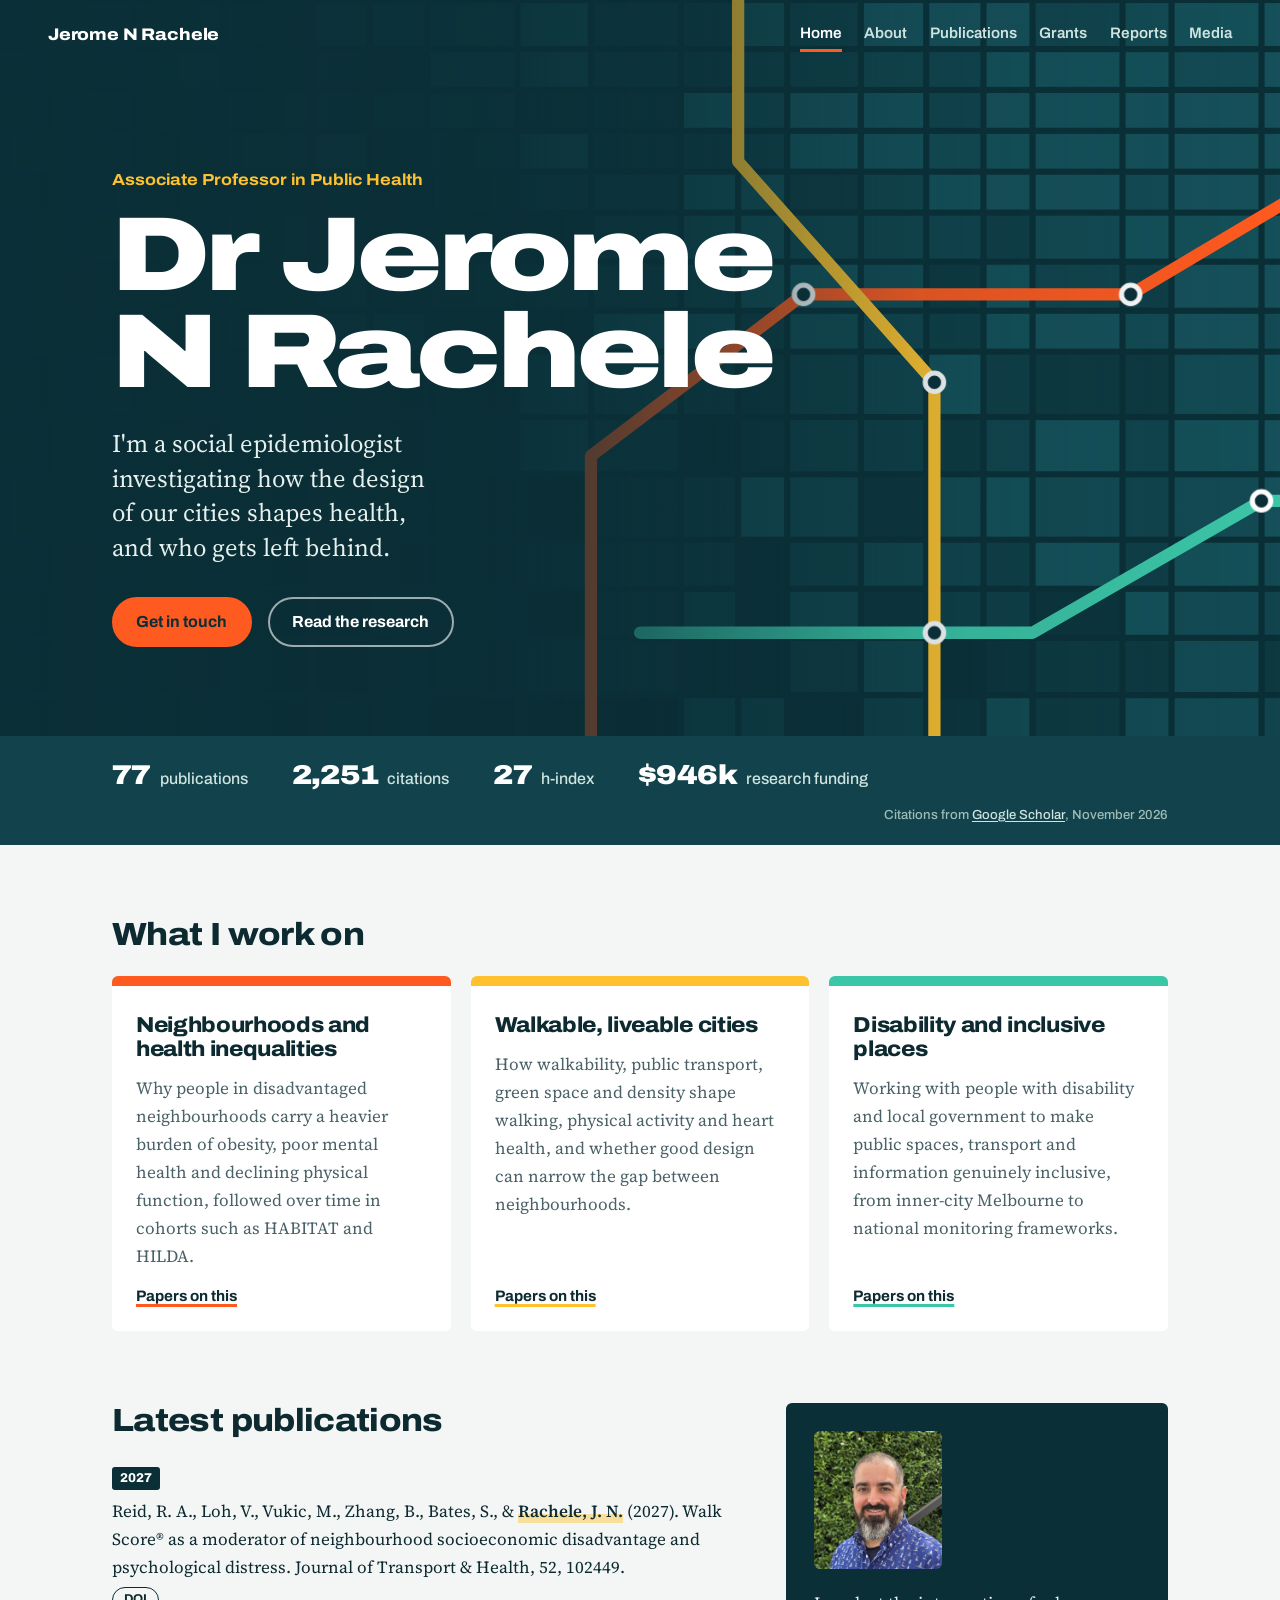
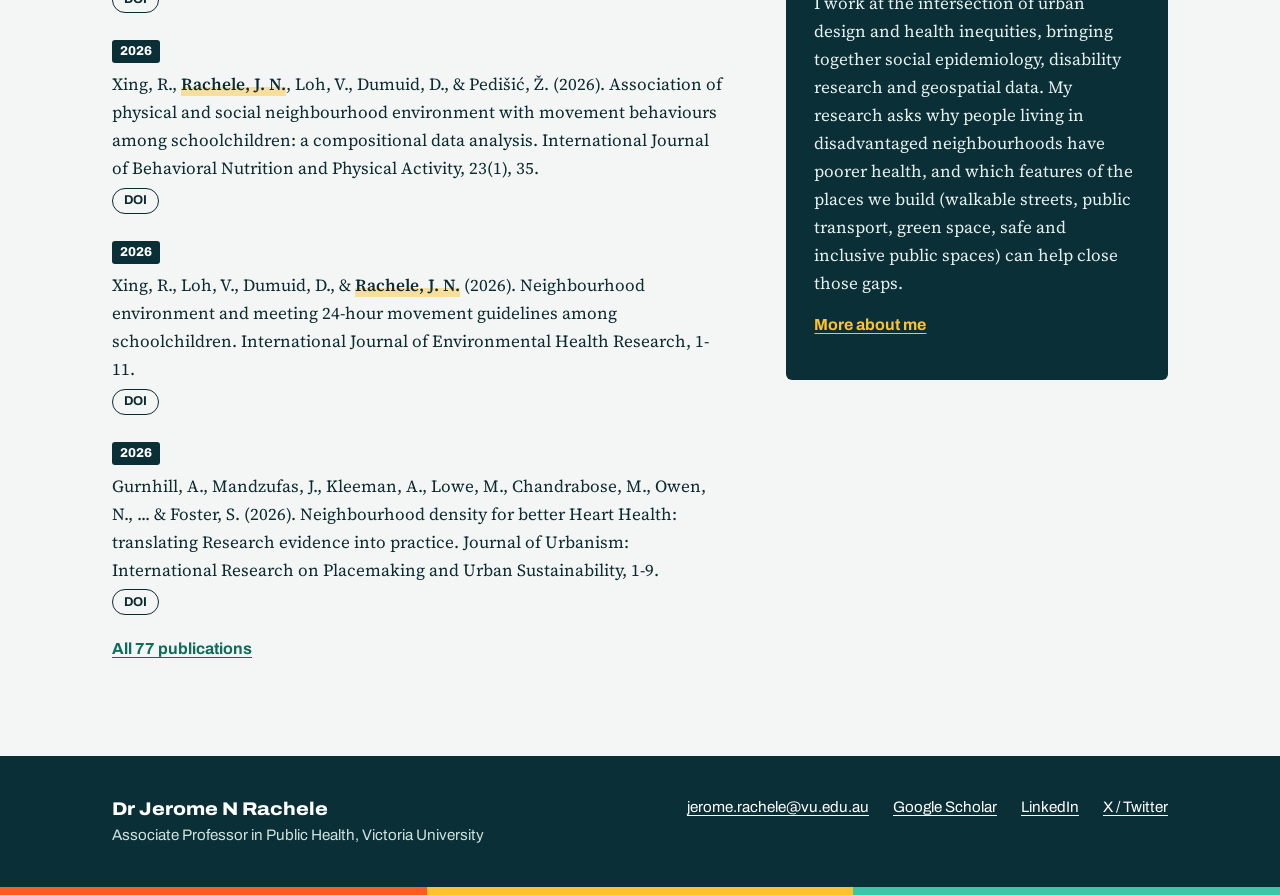
<file: index.html>
<!doctype html>
<html lang="en-AU">
<head>
<meta charset="utf-8">
<meta name="viewport" content="width=device-width, initial-scale=1">
<title>Dr Jerome N Rachele | Associate Professor in Public Health</title>
<meta name="description" content="I&#x27;m a social epidemiologist investigating how the design of our cities shapes health, and who gets left behind. Associate Professor in Public Health, Victoria University.">
<meta property="og:title" content="Dr Jerome N Rachele | Associate Professor in Public Health">
<meta property="og:description" content="I&#x27;m a social epidemiologist investigating how the design of our cities shapes health, and who gets left behind. Associate Professor in Public Health, Victoria University.">
<meta property="og:type" content="website">
<meta name="theme-color" content="#0b2f37">
<link rel="icon" href="favicon.svg" type="image/svg+xml">
<link rel="preconnect" href="https://fonts.googleapis.com">
<link rel="preconnect" href="https://fonts.gstatic.com" crossorigin>
<link rel="stylesheet" href="https://fonts.googleapis.com/css2?family=Archivo:wdth,wght@62..125,400..900&family=Source+Serif+4:ital,opsz,wght@0,8..60,400;0,8..60,600;1,8..60,400&display=swap">
<link rel="stylesheet" href="styles.css">
</head>
<body>
<a class="skip" href="#main">Skip to content</a>
<header class="site-header">
  <a class="wordmark" href="index.html">Jerome N Rachele</a>
  <nav aria-label="Main"><a href="index.html" aria-current="page">Home</a><a href="about.html">About</a><a href="academic-publications.html">Publications</a><a href="grants.html">Grants</a><a href="reports.html">Reports</a><a href="media.html">Media</a></nav>
</header>

<section class="hero">
  <svg class="citymap" viewBox="0 0 1600 720" preserveAspectRatio="xMidYMid slice" aria-hidden="true"><g class="blocks"><rect x="3" y="3" width="66" height="42" fill="#09272e" style="--d:0"/><rect x="3" y="51" width="66" height="34" fill="#09272e" style="--d:0"/><rect x="3" y="91" width="66" height="34" fill="#0b2f37" style="--d:2"/><rect x="3" y="131" width="66" height="34" fill="#0a2b32" style="--d:1"/><rect x="3" y="171" width="66" height="34" fill="#0a2b32" style="--d:1"/><rect x="3" y="211" width="66" height="42" fill="#0c343c" style="--d:3"/><rect x="3" y="259" width="66" height="42" fill="#09272e" style="--d:0"/><rect x="3" y="307" width="66" height="34" fill="#09272e" style="--d:0"/><rect x="3" y="347" width="66" height="58" fill="#0a2b32" style="--d:1"/><rect x="3" y="411" width="66" height="50" fill="#0a2b32" style="--d:1"/><rect x="3" y="467" width="66" height="58" fill="#09272e" style="--d:0"/><rect x="3" y="531" width="66" height="42" fill="#09272e" style="--d:0"/><rect x="3" y="579" width="66" height="42" fill="#09272e" style="--d:0"/><rect x="3" y="627" width="66" height="50" fill="#09272e" style="--d:0"/><rect x="3" y="683" width="66" height="58" fill="#09272e" style="--d:0"/><rect x="75" y="3" width="82" height="42" fill="#0a2b32" style="--d:1"/><rect x="75" y="51" width="82" height="34" fill="#09272e" style="--d:0"/><rect x="75" y="91" width="82" height="34" fill="#0c343c" style="--d:3"/><rect x="75" y="131" width="82" height="34" fill="#0a2b32" style="--d:1"/><rect x="75" y="171" width="82" height="34" fill="#0e3941" style="--d:4"/><rect x="75" y="211" width="82" height="42" fill="#09272e" style="--d:0"/><rect x="75" y="259" width="82" height="42" fill="#0a2b32" style="--d:1"/><rect x="75" y="307" width="82" height="34" fill="#0b2f37" style="--d:2"/><rect x="75" y="347" width="82" height="58" fill="#0a2b32" style="--d:1"/><rect x="75" y="411" width="82" height="50" fill="#0a2b32" style="--d:1"/><rect x="75" y="467" width="82" height="58" fill="#09272e" style="--d:0"/><rect x="75" y="531" width="82" height="42" fill="#0a2b32" style="--d:1"/><rect x="75" y="579" width="82" height="42" fill="#09272e" style="--d:0"/><rect x="75" y="627" width="82" height="50" fill="#09272e" style="--d:0"/><rect x="75" y="683" width="82" height="58" fill="#09272e" style="--d:0"/><rect x="163" y="3" width="66" height="42" fill="#0b2f37" style="--d:2"/><rect x="163" y="51" width="66" height="34" fill="#0f3e47" style="--d:5"/><rect x="163" y="91" width="66" height="34" fill="#0a2b32" style="--d:1"/><rect x="163" y="131" width="66" height="34" fill="#0c343c" style="--d:3"/><rect x="163" y="171" width="66" height="34" fill="#09272e" style="--d:0"/><rect x="163" y="211" width="66" height="42" fill="#0b2f37" style="--d:2"/><rect x="163" y="259" width="66" height="42" fill="#0b2f37" style="--d:2"/><rect x="163" y="307" width="66" height="34" fill="#0b2f37" style="--d:2"/><rect x="163" y="347" width="66" height="58" fill="#09272e" style="--d:0"/><rect x="163" y="411" width="66" height="50" fill="#0a2b32" style="--d:1"/><rect x="163" y="467" width="66" height="58" fill="#0c343c" style="--d:3"/><rect x="163" y="531" width="66" height="42" fill="#0a2b32" style="--d:1"/><rect x="163" y="579" width="66" height="42" fill="#09272e" style="--d:0"/><rect x="163" y="627" width="66" height="50" fill="#09272e" style="--d:0"/><rect x="163" y="683" width="66" height="58" fill="#09272e" style="--d:0"/><rect x="235" y="3" width="66" height="42" fill="#11444d" style="--d:6"/><rect x="235" y="51" width="66" height="34" fill="#0a2b32" style="--d:1"/><rect x="235" y="91" width="66" height="34" fill="#0f3e47" style="--d:5"/><rect x="235" y="131" width="66" height="34" fill="#0f3e47" style="--d:5"/><rect x="235" y="171" width="66" height="34" fill="#0c343c" style="--d:3"/><rect x="235" y="211" width="66" height="42" fill="#0f3e47" style="--d:5"/><rect x="235" y="259" width="66" height="42" fill="#09272e" style="--d:0"/><rect x="235" y="307" width="66" height="34" fill="#0a2b32" style="--d:1"/><rect x="235" y="347" width="66" height="58" fill="#0e3941" style="--d:4"/><rect x="235" y="411" width="66" height="50" fill="#0b2f37" style="--d:2"/><rect x="235" y="467" width="66" height="58" fill="#0a2b32" style="--d:1"/><rect x="235" y="531" width="66" height="42" fill="#09272e" style="--d:0"/><rect x="235" y="579" width="66" height="42" fill="#09272e" style="--d:0"/><rect x="235" y="627" width="66" height="50" fill="#09272e" style="--d:0"/><rect x="235" y="683" width="66" height="58" fill="#09272e" style="--d:0"/><rect x="307" y="3" width="82" height="42" fill="#0e3941" style="--d:4"/><rect x="307" y="51" width="82" height="34" fill="#0f3e47" style="--d:5"/><rect x="307" y="91" width="82" height="34" fill="#0b2f37" style="--d:2"/><rect x="307" y="131" width="82" height="34" fill="#0a2b32" style="--d:1"/><rect x="307" y="171" width="82" height="34" fill="#0a2b32" style="--d:1"/><rect x="307" y="211" width="82" height="42" fill="#0c343c" style="--d:3"/><rect x="307" y="259" width="82" height="42" fill="#0a2b32" style="--d:1"/><rect x="307" y="307" width="82" height="34" fill="#0a2b32" style="--d:1"/><rect x="307" y="347" width="82" height="58" fill="#0b2f37" style="--d:2"/><rect x="307" y="411" width="82" height="50" fill="#09272e" style="--d:0"/><rect x="307" y="467" width="82" height="58" fill="#0b2f37" style="--d:2"/><rect x="307" y="531" width="82" height="42" fill="#0b2f37" style="--d:2"/><rect x="307" y="579" width="82" height="42" fill="#09272e" style="--d:0"/><rect x="307" y="627" width="82" height="50" fill="#09272e" style="--d:0"/><rect x="307" y="683" width="82" height="58" fill="#0a2b32" style="--d:1"/><rect x="395" y="3" width="82" height="42" fill="#0c343c" style="--d:3"/><rect x="395" y="51" width="82" height="34" fill="#0b2f37" style="--d:2"/><rect x="395" y="91" width="82" height="34" fill="#0e3941" style="--d:4"/><rect x="395" y="131" width="82" height="34" fill="#0f3e47" style="--d:5"/><rect x="395" y="171" width="82" height="34" fill="#0b2f37" style="--d:2"/><rect x="395" y="211" width="82" height="42" fill="#0e3941" style="--d:4"/><rect x="395" y="259" width="82" height="42" fill="#0c343c" style="--d:3"/><rect x="395" y="307" width="82" height="34" fill="#0c343c" style="--d:3"/><rect x="395" y="347" width="82" height="58" fill="#0b2f37" style="--d:2"/><rect x="395" y="411" width="82" height="50" fill="#0b2f37" style="--d:2"/><rect x="395" y="467" width="82" height="58" fill="#09272e" style="--d:0"/><rect x="395" y="531" width="82" height="42" fill="#09272e" style="--d:0"/><rect x="395" y="579" width="82" height="42" fill="#09272e" style="--d:0"/><rect x="395" y="627" width="82" height="50" fill="#0a2b32" style="--d:1"/><rect x="395" y="683" width="82" height="58" fill="#09272e" style="--d:0"/><rect x="483" y="3" width="50" height="42" fill="#11444d" style="--d:6"/><rect x="483" y="51" width="50" height="34" fill="#0e3941" style="--d:4"/><rect x="483" y="91" width="50" height="34" fill="#0e3941" style="--d:4"/><rect x="483" y="131" width="50" height="34" fill="#11444d" style="--d:6"/><rect x="483" y="171" width="50" height="34" fill="#0c343c" style="--d:3"/><rect x="483" y="211" width="50" height="42" fill="#0c343c" style="--d:3"/><rect x="483" y="259" width="50" height="42" fill="#0f3e47" style="--d:5"/><rect x="483" y="307" width="50" height="34" fill="#11444d" style="--d:6"/><rect x="483" y="347" width="50" height="58" fill="#0a2b32" style="--d:1"/><rect x="483" y="411" width="50" height="50" fill="#0b2f37" style="--d:2"/><rect x="483" y="467" width="50" height="58" fill="#0c343c" style="--d:3"/><rect x="483" y="531" width="50" height="42" fill="#0b2f37" style="--d:2"/><rect x="483" y="579" width="50" height="42" fill="#09272e" style="--d:0"/><rect x="483" y="627" width="50" height="50" fill="#09272e" style="--d:0"/><rect x="483" y="683" width="50" height="58" fill="#0c343c" style="--d:3"/><rect x="539" y="3" width="50" height="42" fill="#11444d" style="--d:6"/><rect x="539" y="51" width="50" height="34" fill="#0b2f37" style="--d:2"/><rect x="539" y="91" width="50" height="34" fill="#0e3941" style="--d:4"/><rect x="539" y="131" width="50" height="34" fill="#0c343c" style="--d:3"/><rect x="539" y="171" width="50" height="34" fill="#0b2f37" style="--d:2"/><rect x="539" y="211" width="50" height="42" fill="#0b2f37" style="--d:2"/><rect x="539" y="259" width="50" height="42" fill="#0c343c" style="--d:3"/><rect x="539" y="307" width="50" height="34" fill="#11444d" style="--d:6"/><rect x="539" y="347" width="50" height="58" fill="#0a2b32" style="--d:1"/><rect x="539" y="411" width="50" height="50" fill="#0a2b32" style="--d:1"/><rect x="539" y="467" width="50" height="58" fill="#0b2f37" style="--d:2"/><rect x="539" y="531" width="50" height="42" fill="#0a2b32" style="--d:1"/><rect x="539" y="579" width="50" height="42" fill="#0c343c" style="--d:3"/><rect x="539" y="627" width="50" height="50" fill="#0b2f37" style="--d:2"/><rect x="539" y="683" width="50" height="58" fill="#0c343c" style="--d:3"/><rect x="595" y="3" width="82" height="42" fill="#11444d" style="--d:6"/><rect x="595" y="51" width="82" height="34" fill="#134a53" style="--d:7"/><rect x="595" y="91" width="82" height="34" fill="#0f3e47" style="--d:5"/><rect x="595" y="131" width="82" height="34" fill="#0e3941" style="--d:4"/><rect x="595" y="171" width="82" height="34" fill="#0c343c" style="--d:3"/><rect x="595" y="211" width="82" height="42" fill="#0b2f37" style="--d:2"/><rect x="595" y="259" width="82" height="42" fill="#0e3941" style="--d:4"/><rect x="595" y="307" width="82" height="34" fill="#0b2f37" style="--d:2"/><rect x="595" y="347" width="82" height="58" fill="#0a2b32" style="--d:1"/><rect x="595" y="411" width="82" height="50" fill="#0b2f37" style="--d:2"/><rect x="595" y="467" width="82" height="58" fill="#0a2b32" style="--d:1"/><rect x="595" y="531" width="82" height="42" fill="#0a2b32" style="--d:1"/><rect x="595" y="579" width="82" height="42" fill="#0b2f37" style="--d:2"/><rect x="595" y="627" width="82" height="50" fill="#0a2b32" style="--d:1"/><rect x="595" y="683" width="82" height="58" fill="#09272e" style="--d:0"/><rect x="683" y="3" width="66" height="42" fill="#145059" style="--d:8"/><rect x="683" y="51" width="66" height="34" fill="#134a53" style="--d:7"/><rect x="683" y="91" width="66" height="34" fill="#0c343c" style="--d:3"/><rect x="683" y="131" width="66" height="34" fill="#134a53" style="--d:7"/><rect x="683" y="171" width="66" height="34" fill="#0e3941" style="--d:4"/><rect x="683" y="211" width="66" height="42" fill="#0b2f37" style="--d:2"/><rect x="683" y="259" width="66" height="42" fill="#0e3941" style="--d:4"/><rect x="683" y="307" width="66" height="34" fill="#0b2f37" style="--d:2"/><rect x="683" y="347" width="66" height="58" fill="#11444d" style="--d:6"/><rect x="683" y="411" width="66" height="50" fill="#11444d" style="--d:6"/><rect x="683" y="467" width="66" height="58" fill="#0a2b32" style="--d:1"/><rect x="683" y="531" width="66" height="42" fill="#0c343c" style="--d:3"/><rect x="683" y="579" width="66" height="42" fill="#0a2b32" style="--d:1"/><rect x="683" y="627" width="66" height="50" fill="#0c343c" style="--d:3"/><rect x="683" y="683" width="66" height="58" fill="#0a2b32" style="--d:1"/><rect x="755" y="3" width="82" height="42" fill="#0e3941" style="--d:4"/><rect x="755" y="51" width="82" height="34" fill="#0e3941" style="--d:4"/><rect x="755" y="91" width="82" height="34" fill="#0c343c" style="--d:3"/><rect x="755" y="131" width="82" height="34" fill="#0c343c" style="--d:3"/><rect x="755" y="171" width="82" height="34" fill="#0e3941" style="--d:4"/><rect x="755" y="211" width="82" height="42" fill="#0e3941" style="--d:4"/><rect x="755" y="259" width="82" height="42" fill="#0e3941" style="--d:4"/><rect x="755" y="307" width="82" height="34" fill="#134a53" style="--d:7"/><rect x="755" y="347" width="82" height="58" fill="#0f3e47" style="--d:5"/><rect x="755" y="411" width="82" height="50" fill="#0e3941" style="--d:4"/><rect x="755" y="467" width="82" height="58" fill="#0c343c" style="--d:3"/><rect x="755" y="531" width="82" height="42" fill="#0c343c" style="--d:3"/><rect x="755" y="579" width="82" height="42" fill="#0c343c" style="--d:3"/><rect x="755" y="627" width="82" height="50" fill="#0c343c" style="--d:3"/><rect x="755" y="683" width="82" height="58" fill="#0a2b32" style="--d:1"/><rect x="843" y="3" width="50" height="42" fill="#0e3941" style="--d:4"/><rect x="843" y="51" width="50" height="34" fill="#0e3941" style="--d:4"/><rect x="843" y="91" width="50" height="34" fill="#145059" style="--d:8"/><rect x="843" y="131" width="50" height="34" fill="#0e3941" style="--d:4"/><rect x="843" y="171" width="50" height="34" fill="#134a53" style="--d:7"/><rect x="843" y="211" width="50" height="42" fill="#11444d" style="--d:6"/><rect x="843" y="259" width="50" height="42" fill="#0f3e47" style="--d:5"/><rect x="843" y="307" width="50" height="34" fill="#134a53" style="--d:7"/><rect x="843" y="347" width="50" height="58" fill="#0e3941" style="--d:4"/><rect x="843" y="411" width="50" height="50" fill="#0b2f37" style="--d:2"/><rect x="843" y="467" width="50" height="58" fill="#0e3941" style="--d:4"/><rect x="843" y="531" width="50" height="42" fill="#0e3941" style="--d:4"/><rect x="843" y="579" width="50" height="42" fill="#0f3e47" style="--d:5"/><rect x="843" y="627" width="50" height="50" fill="#0b2f37" style="--d:2"/><rect x="843" y="683" width="50" height="58" fill="#0f3e47" style="--d:5"/><rect x="899" y="3" width="42" height="42" fill="#134a53" style="--d:7"/><rect x="899" y="51" width="42" height="34" fill="#0f3e47" style="--d:5"/><rect x="899" y="91" width="42" height="34" fill="#11444d" style="--d:6"/><rect x="899" y="131" width="42" height="34" fill="#0f3e47" style="--d:5"/><rect x="899" y="171" width="42" height="34" fill="#134a53" style="--d:7"/><rect x="899" y="211" width="42" height="42" fill="#134a53" style="--d:7"/><rect x="899" y="259" width="42" height="42" fill="#134a53" style="--d:7"/><rect x="899" y="307" width="42" height="34" fill="#0e3941" style="--d:4"/><rect x="899" y="347" width="42" height="58" fill="#0c343c" style="--d:3"/><rect x="899" y="411" width="42" height="50" fill="#0c343c" style="--d:3"/><rect x="899" y="467" width="42" height="58" fill="#134a53" style="--d:7"/><rect x="899" y="531" width="42" height="42" fill="#0b2f37" style="--d:2"/><rect x="899" y="579" width="42" height="42" fill="#0b2f37" style="--d:2"/><rect x="899" y="627" width="42" height="50" fill="#0b2f37" style="--d:2"/><rect x="899" y="683" width="42" height="58" fill="#0f3e47" style="--d:5"/><rect x="947" y="3" width="66" height="42" fill="#0f3e47" style="--d:5"/><rect x="947" y="51" width="66" height="34" fill="#0f3e47" style="--d:5"/><rect x="947" y="91" width="66" height="34" fill="#16505a" style="--d:9"/><rect x="947" y="131" width="66" height="34" fill="#145059" style="--d:8"/><rect x="947" y="171" width="66" height="34" fill="#0e3941" style="--d:4"/><rect x="947" y="211" width="66" height="42" fill="#11444d" style="--d:6"/><rect x="947" y="259" width="66" height="42" fill="#145059" style="--d:8"/><rect x="947" y="307" width="66" height="34" fill="#134a53" style="--d:7"/><rect x="947" y="347" width="66" height="58" fill="#0f3e47" style="--d:5"/><rect x="947" y="411" width="66" height="50" fill="#0f3e47" style="--d:5"/><rect x="947" y="467" width="66" height="58" fill="#11444d" style="--d:6"/><rect x="947" y="531" width="66" height="42" fill="#0f3e47" style="--d:5"/><rect x="947" y="579" width="66" height="42" fill="#11444d" style="--d:6"/><rect x="947" y="627" width="66" height="50" fill="#0e3941" style="--d:4"/><rect x="947" y="683" width="66" height="58" fill="#0b2f37" style="--d:2"/><rect x="1019" y="3" width="58" height="42" fill="#16505a" style="--d:9"/><rect x="1019" y="51" width="58" height="34" fill="#11444d" style="--d:6"/><rect x="1019" y="91" width="58" height="34" fill="#145059" style="--d:8"/><rect x="1019" y="131" width="58" height="34" fill="#145059" style="--d:8"/><rect x="1019" y="171" width="58" height="34" fill="#11444d" style="--d:6"/><rect x="1019" y="211" width="58" height="42" fill="#11444d" style="--d:6"/><rect x="1019" y="259" width="58" height="42" fill="#134a53" style="--d:7"/><rect x="1019" y="307" width="58" height="34" fill="#11444d" style="--d:6"/><rect x="1019" y="347" width="58" height="58" fill="#11444d" style="--d:6"/><rect x="1019" y="411" width="58" height="50" fill="#0f3e47" style="--d:5"/><rect x="1019" y="467" width="58" height="58" fill="#0c343c" style="--d:3"/><rect x="1019" y="531" width="58" height="42" fill="#11444d" style="--d:6"/><rect x="1019" y="579" width="58" height="42" fill="#0c343c" style="--d:3"/><rect x="1019" y="627" width="58" height="50" fill="#11444d" style="--d:6"/><rect x="1019" y="683" width="58" height="58" fill="#0f3e47" style="--d:5"/><rect x="1083" y="3" width="50" height="42" fill="#16505a" style="--d:9"/><rect x="1083" y="51" width="50" height="34" fill="#11444d" style="--d:6"/><rect x="1083" y="91" width="50" height="34" fill="#11444d" style="--d:6"/><rect x="1083" y="131" width="50" height="34" fill="#134a53" style="--d:7"/><rect x="1083" y="171" width="50" height="34" fill="#145059" style="--d:8"/><rect x="1083" y="211" width="50" height="42" fill="#11444d" style="--d:6"/><rect x="1083" y="259" width="50" height="42" fill="#0e3941" style="--d:4"/><rect x="1083" y="307" width="50" height="34" fill="#0f3e47" style="--d:5"/><rect x="1083" y="347" width="50" height="58" fill="#145059" style="--d:8"/><rect x="1083" y="411" width="50" height="50" fill="#0e3941" style="--d:4"/><rect x="1083" y="467" width="50" height="58" fill="#134a53" style="--d:7"/><rect x="1083" y="531" width="50" height="42" fill="#11444d" style="--d:6"/><rect x="1083" y="579" width="50" height="42" fill="#0f3e47" style="--d:5"/><rect x="1083" y="627" width="50" height="50" fill="#0b2f37" style="--d:2"/><rect x="1083" y="683" width="50" height="58" fill="#0c343c" style="--d:3"/><rect x="1139" y="3" width="42" height="42" fill="#16505a" style="--d:9"/><rect x="1139" y="51" width="42" height="34" fill="#145059" style="--d:8"/><rect x="1139" y="91" width="42" height="34" fill="#16505a" style="--d:9"/><rect x="1139" y="131" width="42" height="34" fill="#145059" style="--d:8"/><rect x="1139" y="171" width="42" height="34" fill="#16505a" style="--d:9"/><rect x="1139" y="211" width="42" height="42" fill="#0f3e47" style="--d:5"/><rect x="1139" y="259" width="42" height="42" fill="#145059" style="--d:8"/><rect x="1139" y="307" width="42" height="34" fill="#145059" style="--d:8"/><rect x="1139" y="347" width="42" height="58" fill="#0f3e47" style="--d:5"/><rect x="1139" y="411" width="42" height="50" fill="#11444d" style="--d:6"/><rect x="1139" y="467" width="42" height="58" fill="#145059" style="--d:8"/><rect x="1139" y="531" width="42" height="42" fill="#0f3e47" style="--d:5"/><rect x="1139" y="579" width="42" height="42" fill="#0f3e47" style="--d:5"/><rect x="1139" y="627" width="42" height="50" fill="#0c343c" style="--d:3"/><rect x="1139" y="683" width="42" height="58" fill="#134a53" style="--d:7"/><rect x="1187" y="3" width="82" height="42" fill="#11444d" style="--d:6"/><rect x="1187" y="51" width="82" height="34" fill="#145059" style="--d:8"/><rect x="1187" y="91" width="82" height="34" fill="#145059" style="--d:8"/><rect x="1187" y="131" width="82" height="34" fill="#145059" style="--d:8"/><rect x="1187" y="171" width="82" height="34" fill="#16505a" style="--d:9"/><rect x="1187" y="211" width="82" height="42" fill="#134a53" style="--d:7"/><rect x="1187" y="259" width="82" height="42" fill="#11444d" style="--d:6"/><rect x="1187" y="307" width="82" height="34" fill="#16505a" style="--d:9"/><rect x="1187" y="347" width="82" height="58" fill="#0e3941" style="--d:4"/><rect x="1187" y="411" width="82" height="50" fill="#145059" style="--d:8"/><rect x="1187" y="467" width="82" height="58" fill="#134a53" style="--d:7"/><rect x="1187" y="531" width="82" height="42" fill="#145059" style="--d:8"/><rect x="1187" y="579" width="82" height="42" fill="#0c343c" style="--d:3"/><rect x="1187" y="627" width="82" height="50" fill="#0e3941" style="--d:4"/><rect x="1187" y="683" width="82" height="58" fill="#0e3941" style="--d:4"/><rect x="1275" y="3" width="42" height="42" fill="#134a53" style="--d:7"/><rect x="1275" y="51" width="42" height="34" fill="#145059" style="--d:8"/><rect x="1275" y="91" width="42" height="34" fill="#16505a" style="--d:9"/><rect x="1275" y="131" width="42" height="34" fill="#16505a" style="--d:9"/><rect x="1275" y="171" width="42" height="34" fill="#134a53" style="--d:7"/><rect x="1275" y="211" width="42" height="42" fill="#145059" style="--d:8"/><rect x="1275" y="259" width="42" height="42" fill="#0f3e47" style="--d:5"/><rect x="1275" y="307" width="42" height="34" fill="#134a53" style="--d:7"/><rect x="1275" y="347" width="42" height="58" fill="#0e3941" style="--d:4"/><rect x="1275" y="411" width="42" height="50" fill="#11444d" style="--d:6"/><rect x="1275" y="467" width="42" height="58" fill="#11444d" style="--d:6"/><rect x="1275" y="531" width="42" height="42" fill="#0f3e47" style="--d:5"/><rect x="1275" y="579" width="42" height="42" fill="#145059" style="--d:8"/><rect x="1275" y="627" width="42" height="50" fill="#0e3941" style="--d:4"/><rect x="1275" y="683" width="42" height="58" fill="#134a53" style="--d:7"/><rect x="1323" y="3" width="82" height="42" fill="#145059" style="--d:8"/><rect x="1323" y="51" width="82" height="34" fill="#134a53" style="--d:7"/><rect x="1323" y="91" width="82" height="34" fill="#16505a" style="--d:9"/><rect x="1323" y="131" width="82" height="34" fill="#16505a" style="--d:9"/><rect x="1323" y="171" width="82" height="34" fill="#16505a" style="--d:9"/><rect x="1323" y="211" width="82" height="42" fill="#145059" style="--d:8"/><rect x="1323" y="259" width="82" height="42" fill="#16505a" style="--d:9"/><rect x="1323" y="307" width="82" height="34" fill="#16505a" style="--d:9"/><rect x="1323" y="347" width="82" height="58" fill="#134a53" style="--d:7"/><rect x="1323" y="411" width="82" height="50" fill="#145059" style="--d:8"/><rect x="1323" y="467" width="82" height="58" fill="#134a53" style="--d:7"/><rect x="1323" y="531" width="82" height="42" fill="#145059" style="--d:8"/><rect x="1323" y="579" width="82" height="42" fill="#134a53" style="--d:7"/><rect x="1323" y="627" width="82" height="50" fill="#134a53" style="--d:7"/><rect x="1323" y="683" width="82" height="58" fill="#134a53" style="--d:7"/><rect x="1411" y="3" width="66" height="42" fill="#16505a" style="--d:9"/><rect x="1411" y="51" width="66" height="34" fill="#16505a" style="--d:9"/><rect x="1411" y="91" width="66" height="34" fill="#16505a" style="--d:9"/><rect x="1411" y="131" width="66" height="34" fill="#16505a" style="--d:9"/><rect x="1411" y="171" width="66" height="34" fill="#134a53" style="--d:7"/><rect x="1411" y="211" width="66" height="42" fill="#145059" style="--d:8"/><rect x="1411" y="259" width="66" height="42" fill="#16505a" style="--d:9"/><rect x="1411" y="307" width="66" height="34" fill="#134a53" style="--d:7"/><rect x="1411" y="347" width="66" height="58" fill="#145059" style="--d:8"/><rect x="1411" y="411" width="66" height="50" fill="#16505a" style="--d:9"/><rect x="1411" y="467" width="66" height="58" fill="#16505a" style="--d:9"/><rect x="1411" y="531" width="66" height="42" fill="#134a53" style="--d:7"/><rect x="1411" y="579" width="66" height="42" fill="#11444d" style="--d:6"/><rect x="1411" y="627" width="66" height="50" fill="#0e3941" style="--d:4"/><rect x="1411" y="683" width="66" height="58" fill="#11444d" style="--d:6"/><rect x="1483" y="3" width="66" height="42" fill="#145059" style="--d:8"/><rect x="1483" y="51" width="66" height="34" fill="#16505a" style="--d:9"/><rect x="1483" y="91" width="66" height="34" fill="#16505a" style="--d:9"/><rect x="1483" y="131" width="66" height="34" fill="#134a53" style="--d:7"/><rect x="1483" y="171" width="66" height="34" fill="#134a53" style="--d:7"/><rect x="1483" y="211" width="66" height="42" fill="#145059" style="--d:8"/><rect x="1483" y="259" width="66" height="42" fill="#145059" style="--d:8"/><rect x="1483" y="307" width="66" height="34" fill="#11444d" style="--d:6"/><rect x="1483" y="347" width="66" height="58" fill="#16505a" style="--d:9"/><rect x="1483" y="411" width="66" height="50" fill="#145059" style="--d:8"/><rect x="1483" y="467" width="66" height="58" fill="#16505a" style="--d:9"/><rect x="1483" y="531" width="66" height="42" fill="#0f3e47" style="--d:5"/><rect x="1483" y="579" width="66" height="42" fill="#0f3e47" style="--d:5"/><rect x="1483" y="627" width="66" height="50" fill="#0f3e47" style="--d:5"/><rect x="1483" y="683" width="66" height="58" fill="#145059" style="--d:8"/><rect x="1555" y="3" width="82" height="42" fill="#16505a" style="--d:9"/><rect x="1555" y="51" width="82" height="34" fill="#16505a" style="--d:9"/><rect x="1555" y="91" width="82" height="34" fill="#16505a" style="--d:9"/><rect x="1555" y="131" width="82" height="34" fill="#16505a" style="--d:9"/><rect x="1555" y="171" width="82" height="34" fill="#145059" style="--d:8"/><rect x="1555" y="211" width="82" height="42" fill="#16505a" style="--d:9"/><rect x="1555" y="259" width="82" height="42" fill="#145059" style="--d:8"/><rect x="1555" y="307" width="82" height="34" fill="#16505a" style="--d:9"/><rect x="1555" y="347" width="82" height="58" fill="#16505a" style="--d:9"/><rect x="1555" y="411" width="82" height="50" fill="#16505a" style="--d:9"/><rect x="1555" y="467" width="82" height="58" fill="#145059" style="--d:8"/><rect x="1555" y="531" width="82" height="42" fill="#11444d" style="--d:6"/><rect x="1555" y="579" width="82" height="42" fill="#134a53" style="--d:7"/><rect x="1555" y="627" width="82" height="50" fill="#0f3e47" style="--d:5"/><rect x="1555" y="683" width="82" height="58" fill="#11444d" style="--d:6"/></g><path class="route" d="M752 740 L752 446 L960 288 L1280 288 L1620 86" stroke="var(--signal)" pathLength="1"/><path class="route" d="M896 -20 L896 158 L1088 374 L1088 740" stroke="var(--sun)" pathLength="1"/><path class="route" d="M800 619 L1184 619 L1408 490 L1620 490" stroke="var(--mint)" pathLength="1"/><circle class="stop" cx="960" cy="288" r="9"/><circle class="stop" cx="1088" cy="374" r="9"/><circle class="stop" cx="1088" cy="619" r="9"/><circle class="stop" cx="1280" cy="288" r="9"/><circle class="stop" cx="1408" cy="490" r="9"/></svg>
  <div class="wrap hero-inner">
    <p class="hero-title">Associate Professor in Public Health</p>
    <h1>Dr Jerome N Rachele</h1>
    <p class="lede">I&#x27;m a social epidemiologist investigating how the design of our cities shapes health, and who gets left behind.</p>
    <p class="cta"><a class="button" href="mailto:jerome.rachele@vu.edu.au">Get in touch</a>
      <a class="button ghost" href="academic-publications.html">Read the research</a></p>
  </div>
</section>
<section class="legend" aria-label="At a glance">
  <div class="wrap legend-inner">
    <p><b>77</b> publications</p>
    <p><b>2,251</b> citations</p>
    <p><b>27</b> h-index</p>
    <p><b>$946k</b> research funding</p>
    <p class="asof">Citations from <a href="https://scholar.google.com.au/citations?user=jFlI1NMAAAAJ&hl=en" rel="noopener">Google Scholar</a>, November 2026</p>
  </div>
</section>
<main id="main">

<section class="wrap block">
  <h2 class="section-title">What I work on</h2>
  <div class="themes">
  <article class="theme" style="--c:var(--signal)">
    <h3>Neighbourhoods and health inequalities</h3>
    <p>Why people in disadvantaged neighbourhoods carry a heavier burden of obesity, poor mental health and declining physical function, followed over time in cohorts such as HABITAT and HILDA.</p>
    <a href="academic-publications.html?q=disadvantage">Papers on this</a>
  </article>
  <article class="theme" style="--c:var(--sun)">
    <h3>Walkable, liveable cities</h3>
    <p>How walkability, public transport, green space and density shape walking, physical activity and heart health, and whether good design can narrow the gap between neighbourhoods.</p>
    <a href="academic-publications.html?q=walk">Papers on this</a>
  </article>
  <article class="theme" style="--c:var(--mint)">
    <h3>Disability and inclusive places</h3>
    <p>Working with people with disability and local government to make public spaces, transport and information genuinely inclusive, from inner-city Melbourne to national monitoring frameworks.</p>
    <a href="academic-publications.html?q=disability">Papers on this</a>
  </article>
  </div>
</section>
<section class="wrap block split">
  <div>
    <h2 class="section-title">Latest publications</h2>
    <ol class="pubs"><li class="pub"><span class="yr">2027</span><p>Reid, R. A., Loh, V., Vukic, M., Zhang, B., Bates, S., &amp; <strong>Rachele, J. N.</strong> (2027). Walk Score® as a moderator of neighbourhood socioeconomic disadvantage and psychological distress. Journal of Transport &amp; Health, 52, 102449.</p><span class="links"><a href="https://doi.org/10.1016/j.jth.2026.102449" rel="noopener">DOI</a></span></li><li class="pub"><span class="yr">2026</span><p>Xing, R., <strong>Rachele, J. N.</strong>, Loh, V., Dumuid, D., &amp; Pedišić, Ž. (2026). Association of physical and social neighbourhood environment with movement behaviours among schoolchildren: a compositional data analysis. International Journal of Behavioral Nutrition and Physical Activity, 23(1), 35.</p><span class="links"><a href="https://doi.org/10.1186/s12966-026-01879-z" rel="noopener">DOI</a></span></li><li class="pub"><span class="yr">2026</span><p>Xing, R., Loh, V., Dumuid, D., &amp; <strong>Rachele, J. N.</strong> (2026). Neighbourhood environment and meeting 24-hour movement guidelines among schoolchildren. International Journal of Environmental Health Research, 1-11.</p><span class="links"><a href="https://doi.org/10.1080/09603123.2026.2723970" rel="noopener">DOI</a></span></li><li class="pub"><span class="yr">2026</span><p>Gurnhill, A., Mandzufas, J., Kleeman, A., Lowe, M., Chandrabose, M., Owen, N., ... &amp; Foster, S. (2026). Neighbourhood density for better Heart Health: translating Research evidence into practice. Journal of Urbanism: International Research on Placemaking and Urban Sustainability, 1-9.</p><span class="links"><a href="https://doi.org/10.1080/17549175.2026.2709369" rel="noopener">DOI</a></span></li></ol>
    <p class="more"><a href="academic-publications.html">All 77 publications</a></p>
  </div>
  <aside class="about-card">
    <img class="portrait" src="files/jerome-rachele.jpg" alt="Jerome Rachele" width="280" height="300" loading="lazy" onerror="this.remove()">
    <p>I work at the intersection of urban design and health inequities, bringing together social epidemiology, disability research and geospatial data. My research asks why people living in disadvantaged neighbourhoods have poorer health, and which features of the places we build (walkable streets, public transport, green space, safe and inclusive public spaces) can help close those gaps.</p>
    <p class="more"><a href="about.html">More about me</a></p>
  </aside>
</section>

</main>
<footer class="site-footer">
  <div class="wrap foot">
    <div>
      <p class="foot-name">Dr Jerome N Rachele</p>
      <p>Associate Professor in Public Health, Victoria University</p>
    </div>
    <ul class="foot-links">
      <li><a href="mailto:jerome.rachele@vu.edu.au">jerome.rachele@vu.edu.au</a></li>
      <li><a href="https://scholar.google.com.au/citations?user=jFlI1NMAAAAJ&hl=en" rel="noopener">Google Scholar</a></li>
      <li><a href="https://www.linkedin.com/in/jerome-rachele-14006b37/" rel="noopener">LinkedIn</a></li>
      <li><a href="https://twitter.com/JN_Rachele" rel="noopener">X / Twitter</a></li>
    </ul>
  </div>
  <div class="routebar" aria-hidden="true"><span style="background:var(--signal)"></span><span style="background:var(--sun)"></span><span style="background:var(--mint)"></span></div>
</footer>
</body>
</html>
</file>
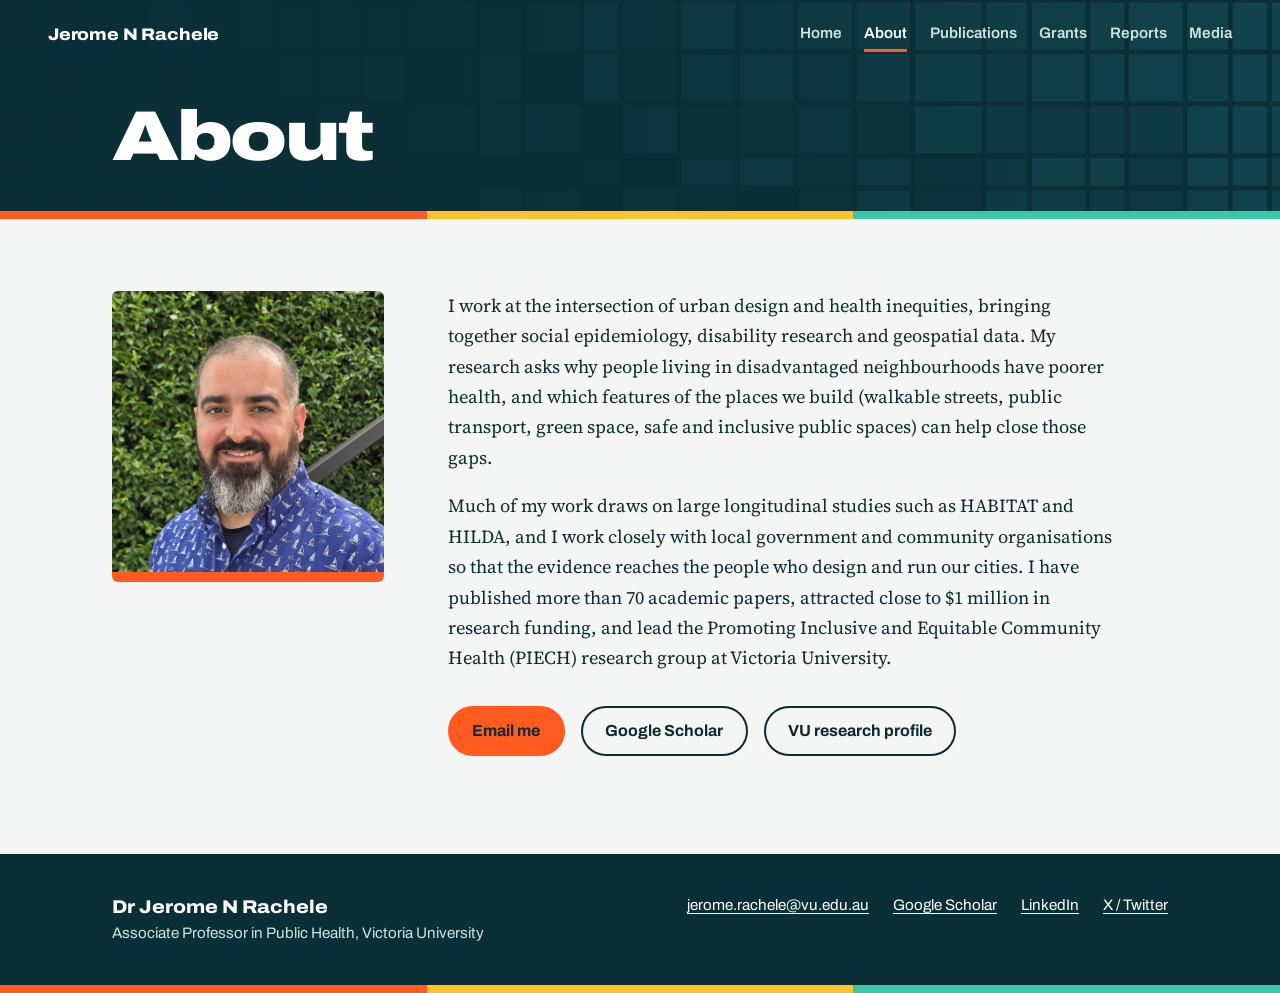
<file: about.html>
<!doctype html>
<html lang="en-AU">
<head>
<meta charset="utf-8">
<meta name="viewport" content="width=device-width, initial-scale=1">
<title>About | Dr Jerome N Rachele</title>
<meta name="description" content="About Dr Jerome N Rachele, Associate Professor in Public Health at Victoria University.">
<meta property="og:title" content="About | Dr Jerome N Rachele">
<meta property="og:description" content="About Dr Jerome N Rachele, Associate Professor in Public Health at Victoria University.">
<meta property="og:type" content="website">
<meta name="theme-color" content="#0b2f37">
<link rel="icon" href="favicon.svg" type="image/svg+xml">
<link rel="preconnect" href="https://fonts.googleapis.com">
<link rel="preconnect" href="https://fonts.gstatic.com" crossorigin>
<link rel="stylesheet" href="https://fonts.googleapis.com/css2?family=Archivo:wdth,wght@62..125,400..900&family=Source+Serif+4:ital,opsz,wght@0,8..60,400;0,8..60,600;1,8..60,400&display=swap">
<link rel="stylesheet" href="styles.css">
</head>
<body>
<a class="skip" href="#main">Skip to content</a>
<header class="site-header">
  <a class="wordmark" href="index.html">Jerome N Rachele</a>
  <nav aria-label="Main"><a href="index.html">Home</a><a href="about.html" aria-current="page">About</a><a href="academic-publications.html">Publications</a><a href="grants.html">Grants</a><a href="reports.html">Reports</a><a href="media.html">Media</a></nav>
</header>
<div class="page-band"><svg class="citymap" viewBox="0 0 1600 260" preserveAspectRatio="xMidYMid slice" aria-hidden="true"><g class="blocks"><rect x="3" y="3" width="50" height="58" fill="#09272e" style="--d:0"/><rect x="3" y="67" width="50" height="58" fill="#0b2f37" style="--d:2"/><rect x="3" y="131" width="50" height="58" fill="#09272e" style="--d:0"/><rect x="3" y="195" width="50" height="34" fill="#0a2b32" style="--d:1"/><rect x="3" y="235" width="50" height="50" fill="#09272e" style="--d:0"/><rect x="59" y="3" width="58" height="58" fill="#09272e" style="--d:0"/><rect x="59" y="67" width="58" height="58" fill="#09272e" style="--d:0"/><rect x="59" y="131" width="58" height="58" fill="#09272e" style="--d:0"/><rect x="59" y="195" width="58" height="34" fill="#0b2f37" style="--d:2"/><rect x="59" y="235" width="58" height="50" fill="#09272e" style="--d:0"/><rect x="123" y="3" width="66" height="58" fill="#0b2f37" style="--d:2"/><rect x="123" y="67" width="66" height="58" fill="#0c343c" style="--d:3"/><rect x="123" y="131" width="66" height="58" fill="#0b2f37" style="--d:2"/><rect x="123" y="195" width="66" height="34" fill="#0a2b32" style="--d:1"/><rect x="123" y="235" width="66" height="50" fill="#09272e" style="--d:0"/><rect x="195" y="3" width="50" height="58" fill="#0f3e47" style="--d:5"/><rect x="195" y="67" width="50" height="58" fill="#0a2b32" style="--d:1"/><rect x="195" y="131" width="50" height="58" fill="#0c343c" style="--d:3"/><rect x="195" y="195" width="50" height="34" fill="#09272e" style="--d:0"/><rect x="195" y="235" width="50" height="50" fill="#09272e" style="--d:0"/><rect x="251" y="3" width="50" height="58" fill="#0c343c" style="--d:3"/><rect x="251" y="67" width="50" height="58" fill="#0b2f37" style="--d:2"/><rect x="251" y="131" width="50" height="58" fill="#0c343c" style="--d:3"/><rect x="251" y="195" width="50" height="34" fill="#0a2b32" style="--d:1"/><rect x="251" y="235" width="50" height="50" fill="#09272e" style="--d:0"/><rect x="307" y="3" width="42" height="58" fill="#0f3e47" style="--d:5"/><rect x="307" y="67" width="42" height="58" fill="#0c343c" style="--d:3"/><rect x="307" y="131" width="42" height="58" fill="#0a2b32" style="--d:1"/><rect x="307" y="195" width="42" height="34" fill="#0a2b32" style="--d:1"/><rect x="307" y="235" width="42" height="50" fill="#0a2b32" style="--d:1"/><rect x="355" y="3" width="42" height="58" fill="#0e3941" style="--d:4"/><rect x="355" y="67" width="42" height="58" fill="#0e3941" style="--d:4"/><rect x="355" y="131" width="42" height="58" fill="#0a2b32" style="--d:1"/><rect x="355" y="195" width="42" height="34" fill="#0a2b32" style="--d:1"/><rect x="355" y="235" width="42" height="50" fill="#09272e" style="--d:0"/><rect x="403" y="3" width="50" height="58" fill="#0f3e47" style="--d:5"/><rect x="403" y="67" width="50" height="58" fill="#0f3e47" style="--d:5"/><rect x="403" y="131" width="50" height="58" fill="#0f3e47" style="--d:5"/><rect x="403" y="195" width="50" height="34" fill="#0c343c" style="--d:3"/><rect x="403" y="235" width="50" height="50" fill="#0a2b32" style="--d:1"/><rect x="459" y="3" width="50" height="58" fill="#0e3941" style="--d:4"/><rect x="459" y="67" width="50" height="58" fill="#11444d" style="--d:6"/><rect x="459" y="131" width="50" height="58" fill="#0b2f37" style="--d:2"/><rect x="459" y="195" width="50" height="34" fill="#0a2b32" style="--d:1"/><rect x="459" y="235" width="50" height="50" fill="#09272e" style="--d:0"/><rect x="515" y="3" width="82" height="58" fill="#0e3941" style="--d:4"/><rect x="515" y="67" width="82" height="58" fill="#0c343c" style="--d:3"/><rect x="515" y="131" width="82" height="58" fill="#0e3941" style="--d:4"/><rect x="515" y="195" width="82" height="34" fill="#0b2f37" style="--d:2"/><rect x="515" y="235" width="82" height="50" fill="#0b2f37" style="--d:2"/><rect x="603" y="3" width="50" height="58" fill="#0c343c" style="--d:3"/><rect x="603" y="67" width="50" height="58" fill="#134a53" style="--d:7"/><rect x="603" y="131" width="50" height="58" fill="#11444d" style="--d:6"/><rect x="603" y="195" width="50" height="34" fill="#0a2b32" style="--d:1"/><rect x="603" y="235" width="50" height="50" fill="#0f3e47" style="--d:5"/><rect x="659" y="3" width="66" height="58" fill="#0e3941" style="--d:4"/><rect x="659" y="67" width="66" height="58" fill="#0b2f37" style="--d:2"/><rect x="659" y="131" width="66" height="58" fill="#11444d" style="--d:6"/><rect x="659" y="195" width="66" height="34" fill="#0b2f37" style="--d:2"/><rect x="659" y="235" width="66" height="50" fill="#0e3941" style="--d:4"/><rect x="731" y="3" width="42" height="58" fill="#134a53" style="--d:7"/><rect x="731" y="67" width="42" height="58" fill="#134a53" style="--d:7"/><rect x="731" y="131" width="42" height="58" fill="#0b2f37" style="--d:2"/><rect x="731" y="195" width="42" height="34" fill="#0c343c" style="--d:3"/><rect x="731" y="235" width="42" height="50" fill="#0b2f37" style="--d:2"/><rect x="779" y="3" width="66" height="58" fill="#0f3e47" style="--d:5"/><rect x="779" y="67" width="66" height="58" fill="#0c343c" style="--d:3"/><rect x="779" y="131" width="66" height="58" fill="#11444d" style="--d:6"/><rect x="779" y="195" width="66" height="34" fill="#0a2b32" style="--d:1"/><rect x="779" y="235" width="66" height="50" fill="#0e3941" style="--d:4"/><rect x="851" y="3" width="66" height="58" fill="#145059" style="--d:8"/><rect x="851" y="67" width="66" height="58" fill="#11444d" style="--d:6"/><rect x="851" y="131" width="66" height="58" fill="#0c343c" style="--d:3"/><rect x="851" y="195" width="66" height="34" fill="#11444d" style="--d:6"/><rect x="851" y="235" width="66" height="50" fill="#0c343c" style="--d:3"/><rect x="923" y="3" width="66" height="58" fill="#11444d" style="--d:6"/><rect x="923" y="67" width="66" height="58" fill="#134a53" style="--d:7"/><rect x="923" y="131" width="66" height="58" fill="#0e3941" style="--d:4"/><rect x="923" y="195" width="66" height="34" fill="#134a53" style="--d:7"/><rect x="923" y="235" width="66" height="50" fill="#0b2f37" style="--d:2"/><rect x="995" y="3" width="66" height="58" fill="#145059" style="--d:8"/><rect x="995" y="67" width="66" height="58" fill="#0f3e47" style="--d:5"/><rect x="995" y="131" width="66" height="58" fill="#0f3e47" style="--d:5"/><rect x="995" y="195" width="66" height="34" fill="#0e3941" style="--d:4"/><rect x="995" y="235" width="66" height="50" fill="#0c343c" style="--d:3"/><rect x="1067" y="3" width="66" height="58" fill="#145059" style="--d:8"/><rect x="1067" y="67" width="66" height="58" fill="#134a53" style="--d:7"/><rect x="1067" y="131" width="66" height="58" fill="#0e3941" style="--d:4"/><rect x="1067" y="195" width="66" height="34" fill="#11444d" style="--d:6"/><rect x="1067" y="235" width="66" height="50" fill="#134a53" style="--d:7"/><rect x="1139" y="3" width="82" height="58" fill="#16505a" style="--d:9"/><rect x="1139" y="67" width="82" height="58" fill="#16505a" style="--d:9"/><rect x="1139" y="131" width="82" height="58" fill="#145059" style="--d:8"/><rect x="1139" y="195" width="82" height="34" fill="#0e3941" style="--d:4"/><rect x="1139" y="235" width="82" height="50" fill="#0e3941" style="--d:4"/><rect x="1227" y="3" width="50" height="58" fill="#145059" style="--d:8"/><rect x="1227" y="67" width="50" height="58" fill="#11444d" style="--d:6"/><rect x="1227" y="131" width="50" height="58" fill="#11444d" style="--d:6"/><rect x="1227" y="195" width="50" height="34" fill="#0f3e47" style="--d:5"/><rect x="1227" y="235" width="50" height="50" fill="#134a53" style="--d:7"/><rect x="1283" y="3" width="66" height="58" fill="#16505a" style="--d:9"/><rect x="1283" y="67" width="66" height="58" fill="#145059" style="--d:8"/><rect x="1283" y="131" width="66" height="58" fill="#0f3e47" style="--d:5"/><rect x="1283" y="195" width="66" height="34" fill="#145059" style="--d:8"/><rect x="1283" y="235" width="66" height="50" fill="#134a53" style="--d:7"/><rect x="1355" y="3" width="42" height="58" fill="#16505a" style="--d:9"/><rect x="1355" y="67" width="42" height="58" fill="#145059" style="--d:8"/><rect x="1355" y="131" width="42" height="58" fill="#11444d" style="--d:6"/><rect x="1355" y="195" width="42" height="34" fill="#16505a" style="--d:9"/><rect x="1355" y="235" width="42" height="50" fill="#11444d" style="--d:6"/><rect x="1403" y="3" width="66" height="58" fill="#16505a" style="--d:9"/><rect x="1403" y="67" width="66" height="58" fill="#145059" style="--d:8"/><rect x="1403" y="131" width="66" height="58" fill="#11444d" style="--d:6"/><rect x="1403" y="195" width="66" height="34" fill="#0f3e47" style="--d:5"/><rect x="1403" y="235" width="66" height="50" fill="#0f3e47" style="--d:5"/><rect x="1475" y="3" width="50" height="58" fill="#145059" style="--d:8"/><rect x="1475" y="67" width="50" height="58" fill="#134a53" style="--d:7"/><rect x="1475" y="131" width="50" height="58" fill="#145059" style="--d:8"/><rect x="1475" y="195" width="50" height="34" fill="#16505a" style="--d:9"/><rect x="1475" y="235" width="50" height="50" fill="#134a53" style="--d:7"/><rect x="1531" y="3" width="42" height="58" fill="#16505a" style="--d:9"/><rect x="1531" y="67" width="42" height="58" fill="#16505a" style="--d:9"/><rect x="1531" y="131" width="42" height="58" fill="#16505a" style="--d:9"/><rect x="1531" y="195" width="42" height="34" fill="#16505a" style="--d:9"/><rect x="1531" y="235" width="42" height="50" fill="#145059" style="--d:8"/><rect x="1579" y="3" width="58" height="58" fill="#16505a" style="--d:9"/><rect x="1579" y="67" width="58" height="58" fill="#16505a" style="--d:9"/><rect x="1579" y="131" width="58" height="58" fill="#145059" style="--d:8"/><rect x="1579" y="195" width="58" height="34" fill="#134a53" style="--d:7"/><rect x="1579" y="235" width="58" height="50" fill="#134a53" style="--d:7"/></g></svg><div class="wrap"><h1>About</h1></div></div><div class="routebar" aria-hidden="true"><span style="background:var(--signal)"></span><span style="background:var(--sun)"></span><span style="background:var(--mint)"></span></div>
<main id="main">

<section class="wrap block about-top">
  <img class="portrait" src="files/jerome-rachele.jpg" alt="Jerome Rachele" width="280" height="300" loading="lazy" onerror="this.remove()">
  <div class="prose"><p>I work at the intersection of urban design and health inequities, bringing together social epidemiology, disability research and geospatial data. My research asks why people living in disadvantaged neighbourhoods have poorer health, and which features of the places we build (walkable streets, public transport, green space, safe and inclusive public spaces) can help close those gaps.</p><p>Much of my work draws on large longitudinal studies such as HABITAT and HILDA, and I work closely with local government and community organisations so that the evidence reaches the people who design and run our cities. I have published more than 70 academic papers, attracted close to $1 million in research funding, and lead the Promoting Inclusive and Equitable Community Health (PIECH) research group at Victoria University.</p>
    <p class="cta"><a class="button" href="mailto:jerome.rachele@vu.edu.au">Email me</a>
      <a class="button ghost dark" href="https://scholar.google.com.au/citations?user=jFlI1NMAAAAJ&hl=en" rel="noopener">Google Scholar</a>
      <a class="button ghost dark" href="https://researchers.vu.edu.au/24109-jerome-rachele" rel="noopener">VU research profile</a></p>
  </div>
</section>

</main>
<footer class="site-footer">
  <div class="wrap foot">
    <div>
      <p class="foot-name">Dr Jerome N Rachele</p>
      <p>Associate Professor in Public Health, Victoria University</p>
    </div>
    <ul class="foot-links">
      <li><a href="mailto:jerome.rachele@vu.edu.au">jerome.rachele@vu.edu.au</a></li>
      <li><a href="https://scholar.google.com.au/citations?user=jFlI1NMAAAAJ&hl=en" rel="noopener">Google Scholar</a></li>
      <li><a href="https://www.linkedin.com/in/jerome-rachele-14006b37/" rel="noopener">LinkedIn</a></li>
      <li><a href="https://twitter.com/JN_Rachele" rel="noopener">X / Twitter</a></li>
    </ul>
  </div>
  <div class="routebar" aria-hidden="true"><span style="background:var(--signal)"></span><span style="background:var(--sun)"></span><span style="background:var(--mint)"></span></div>
</footer>
</body>
</html>
</file>
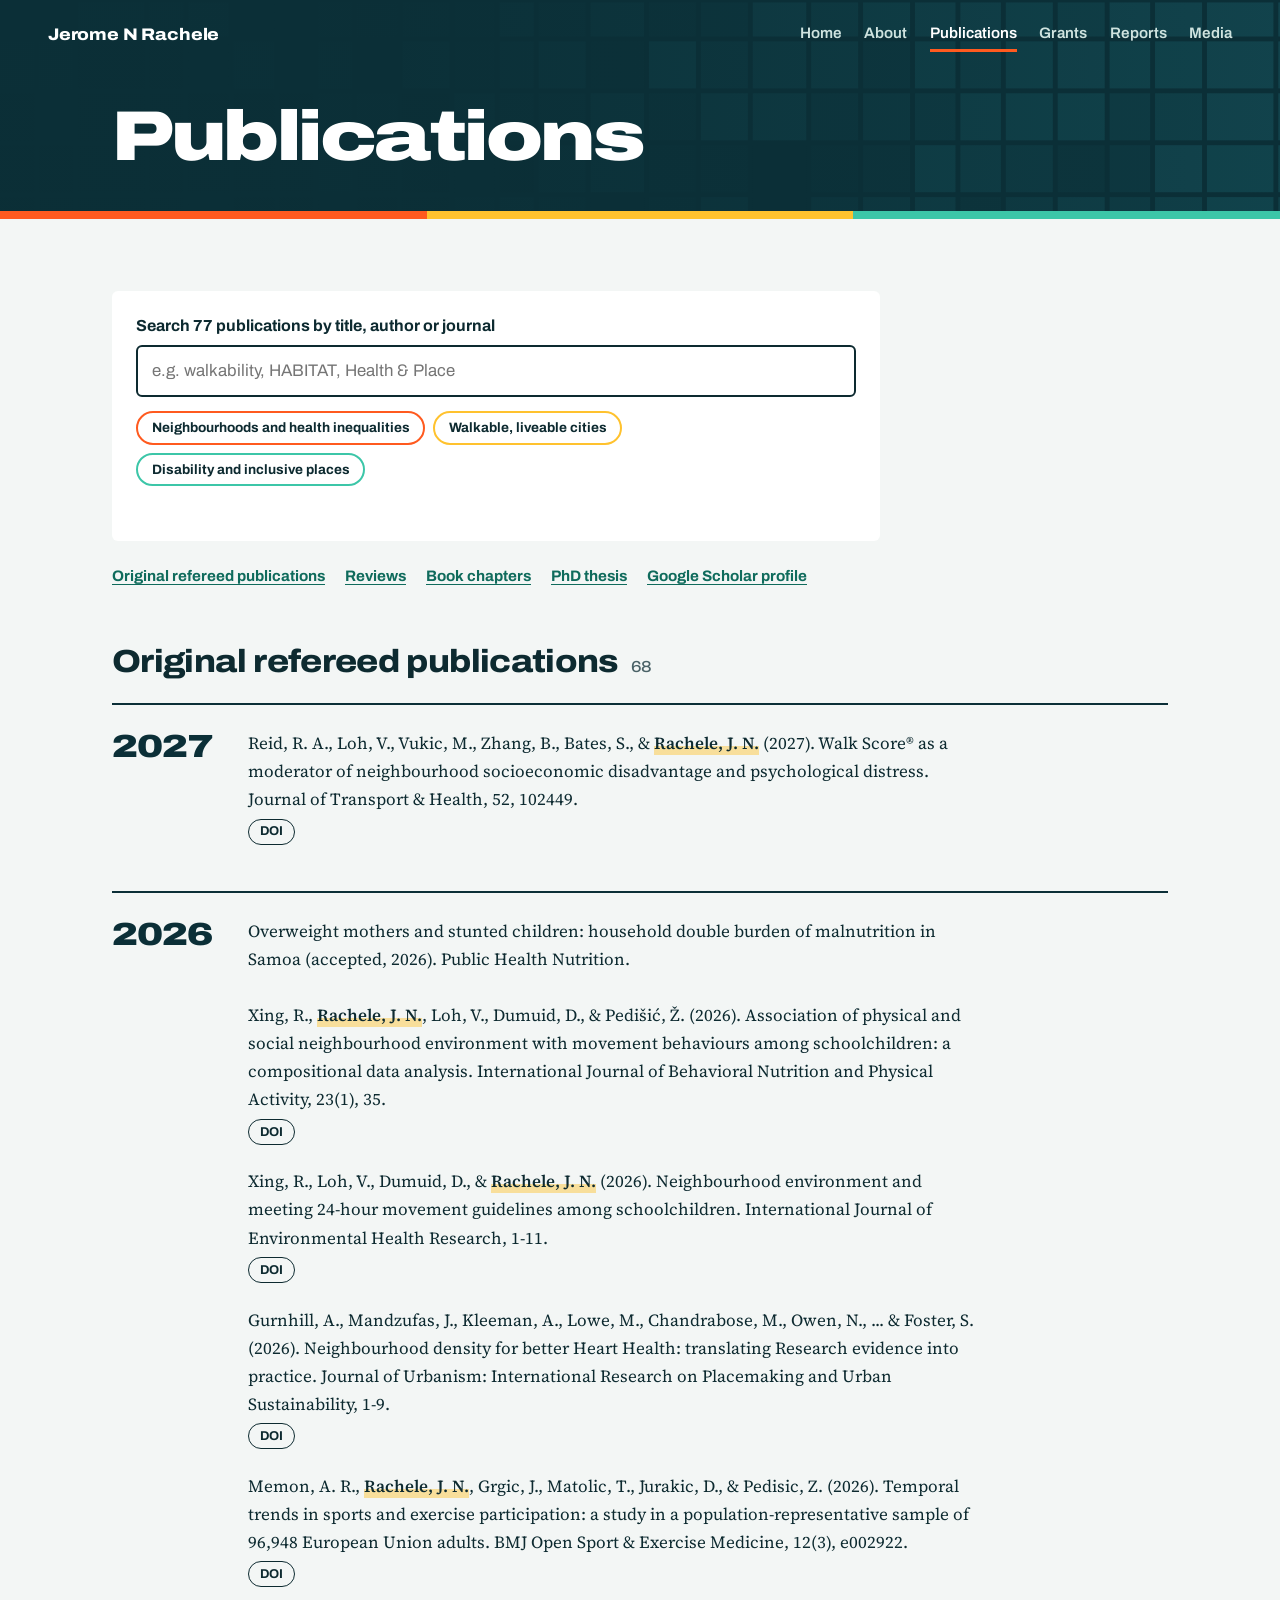
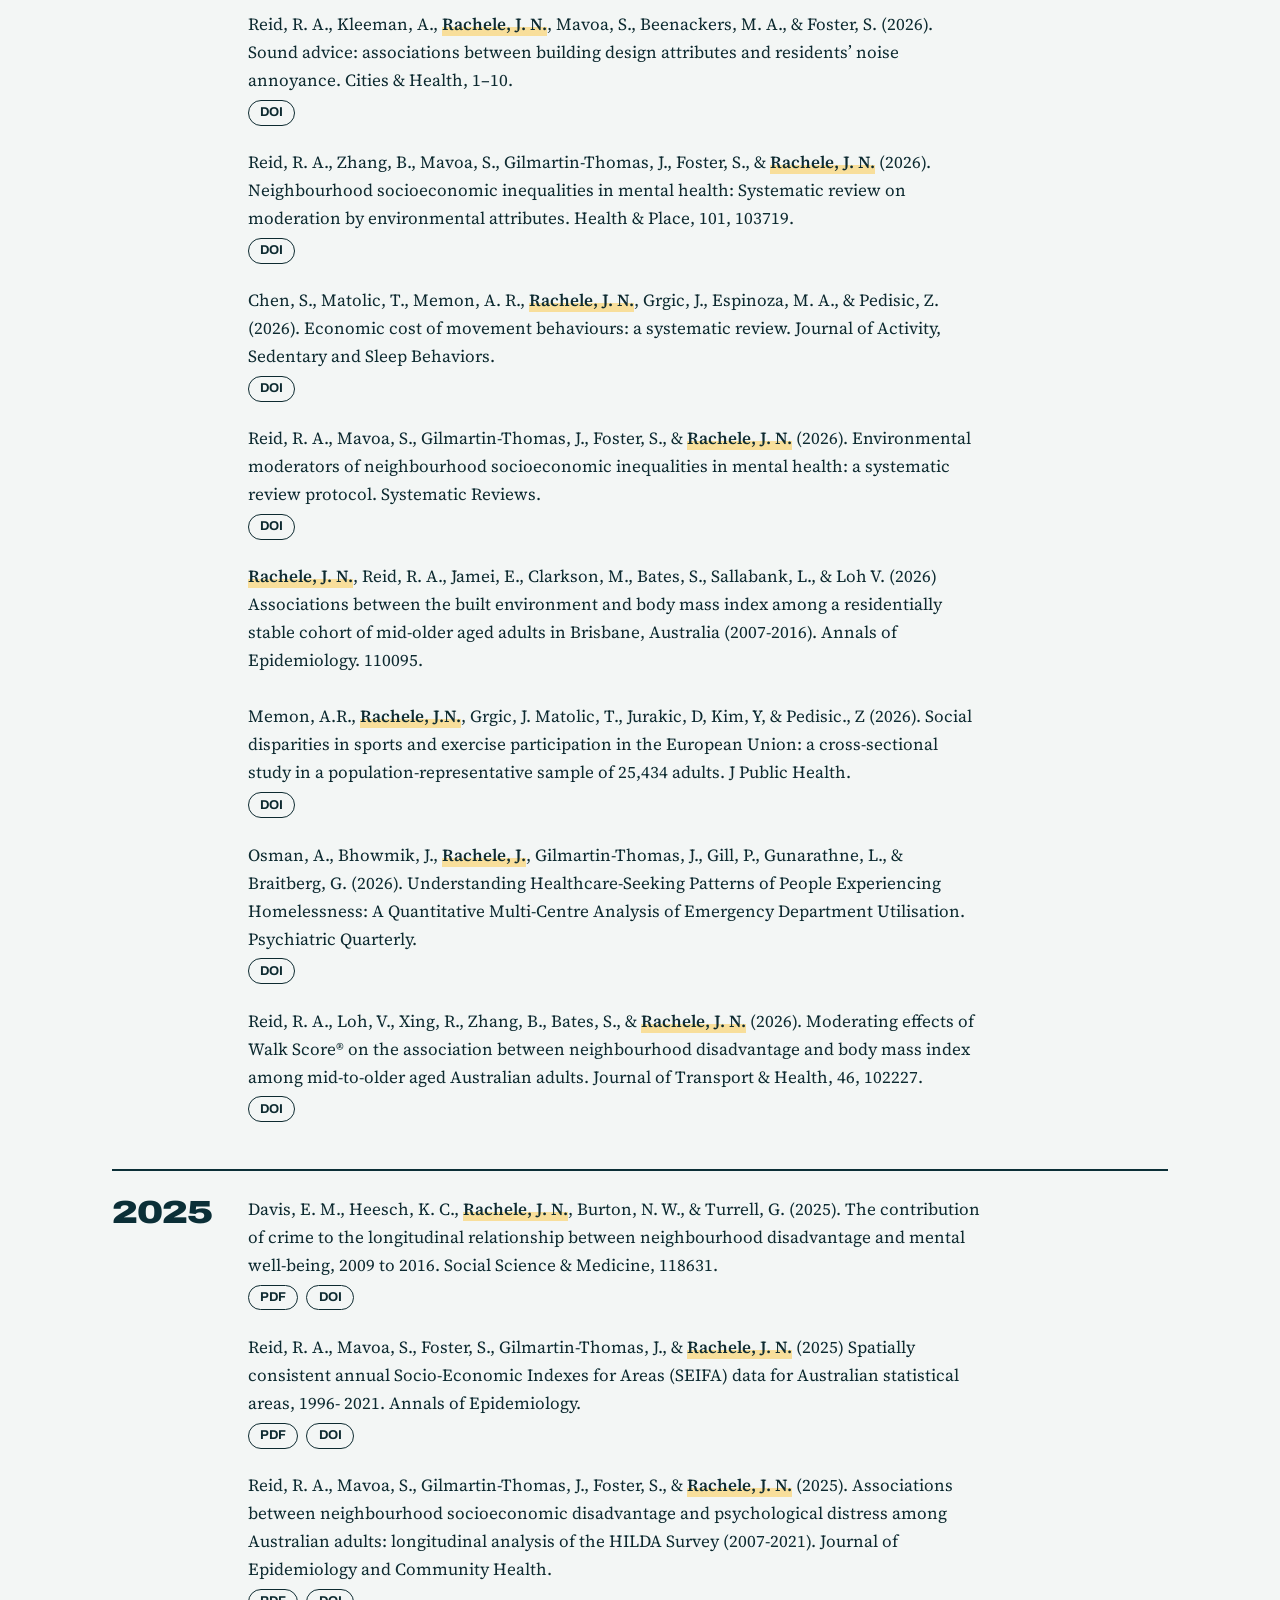
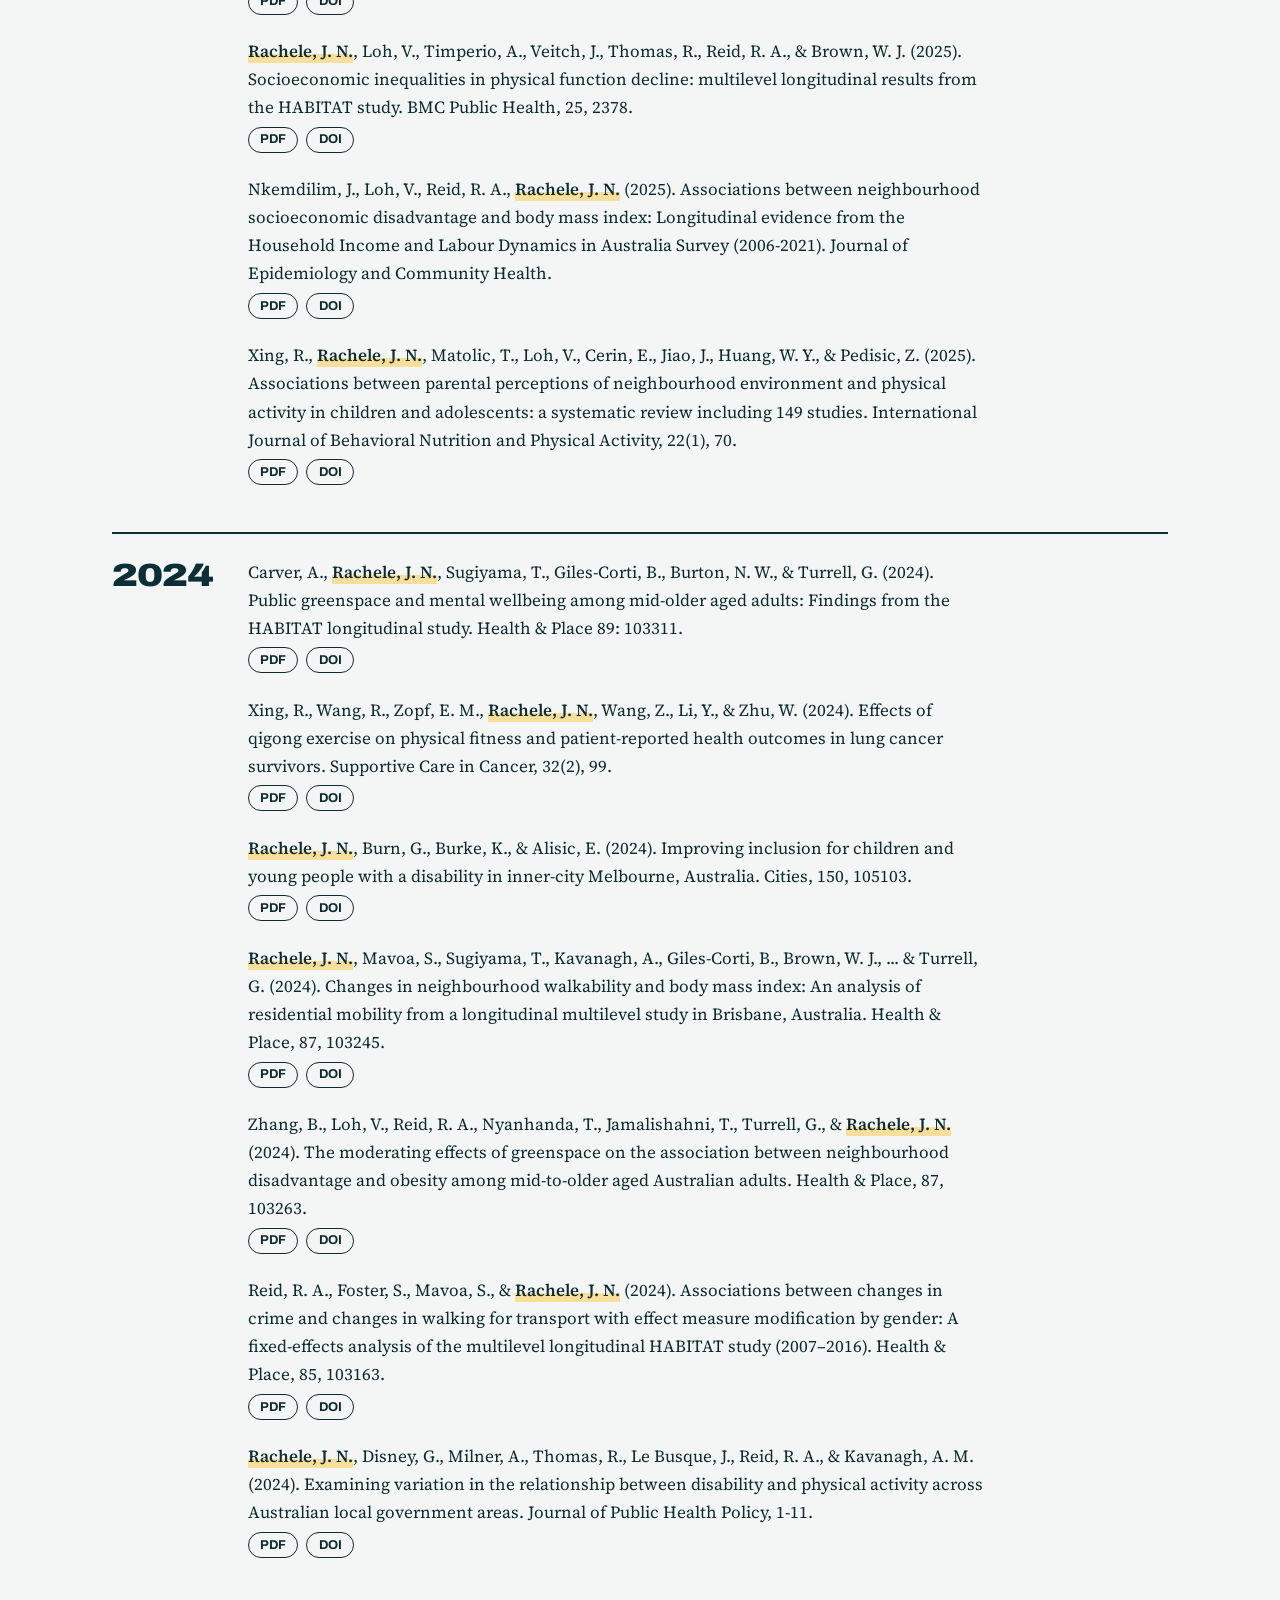
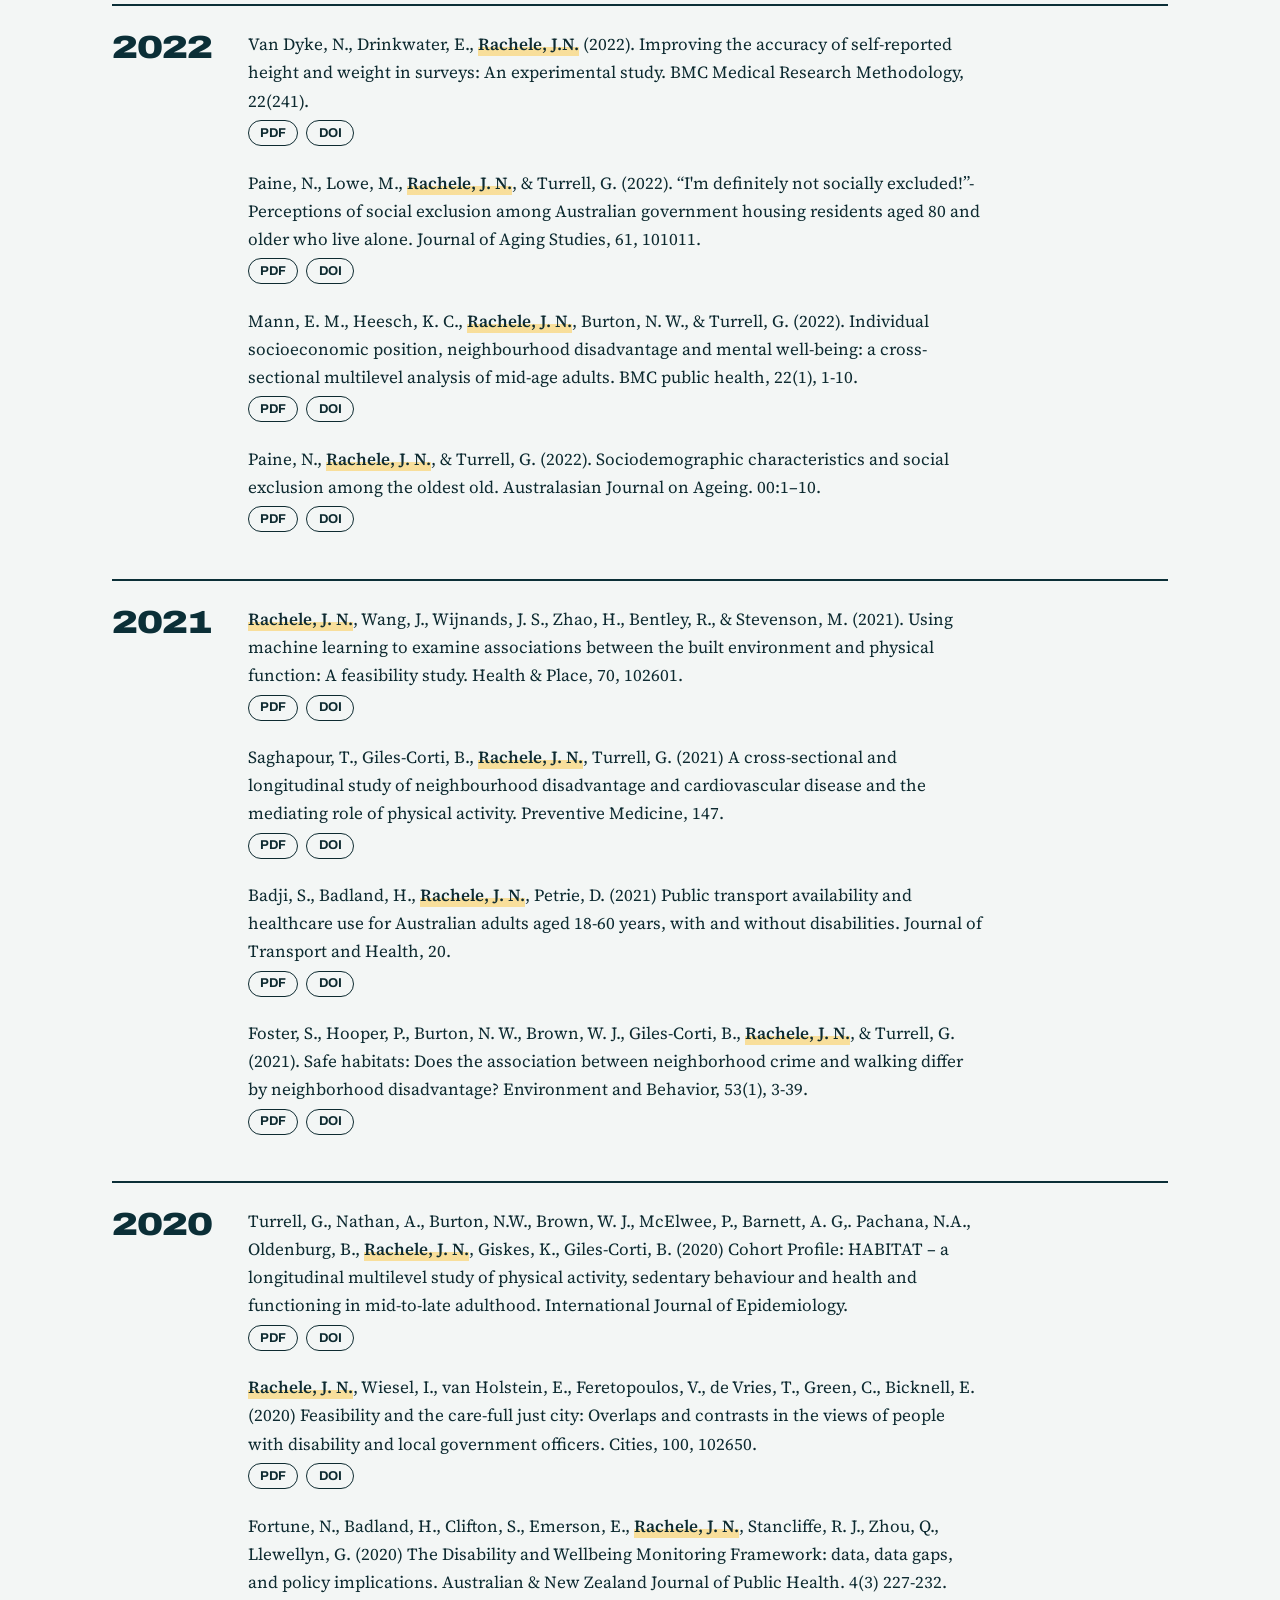
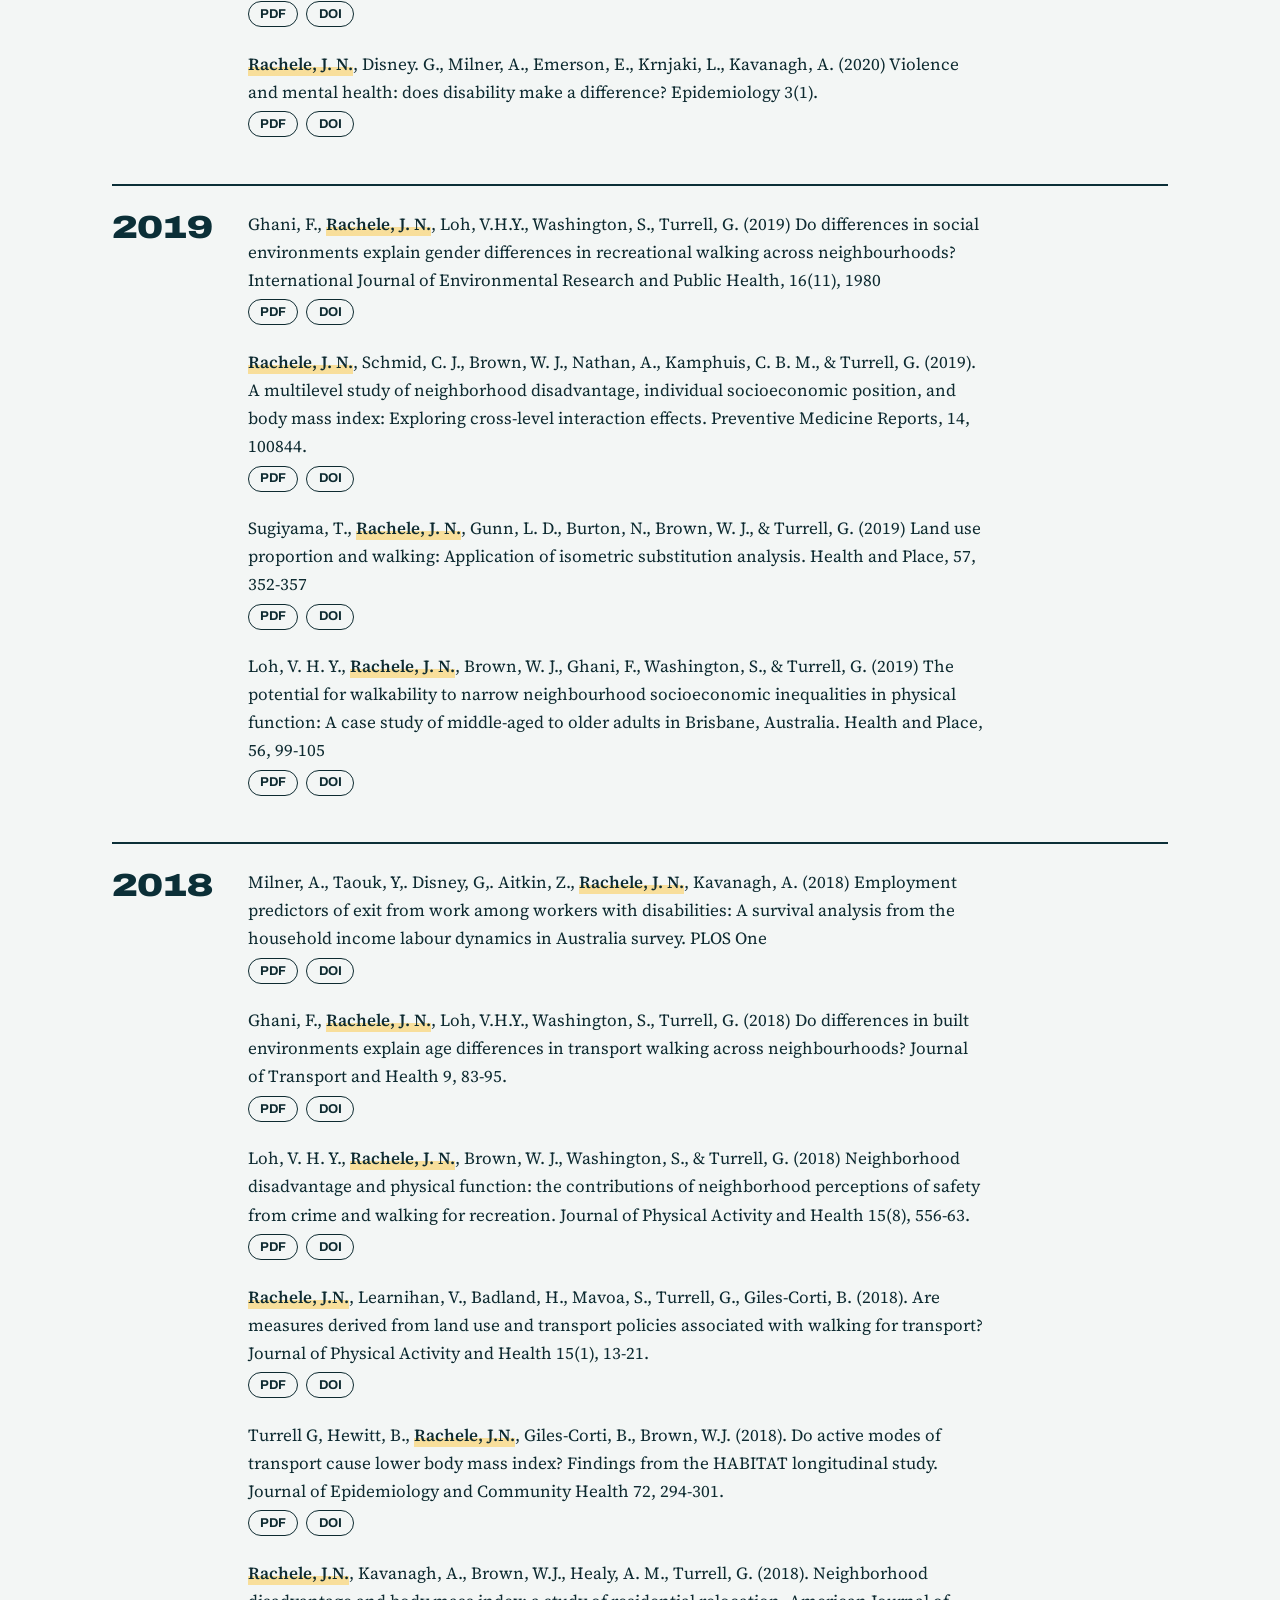
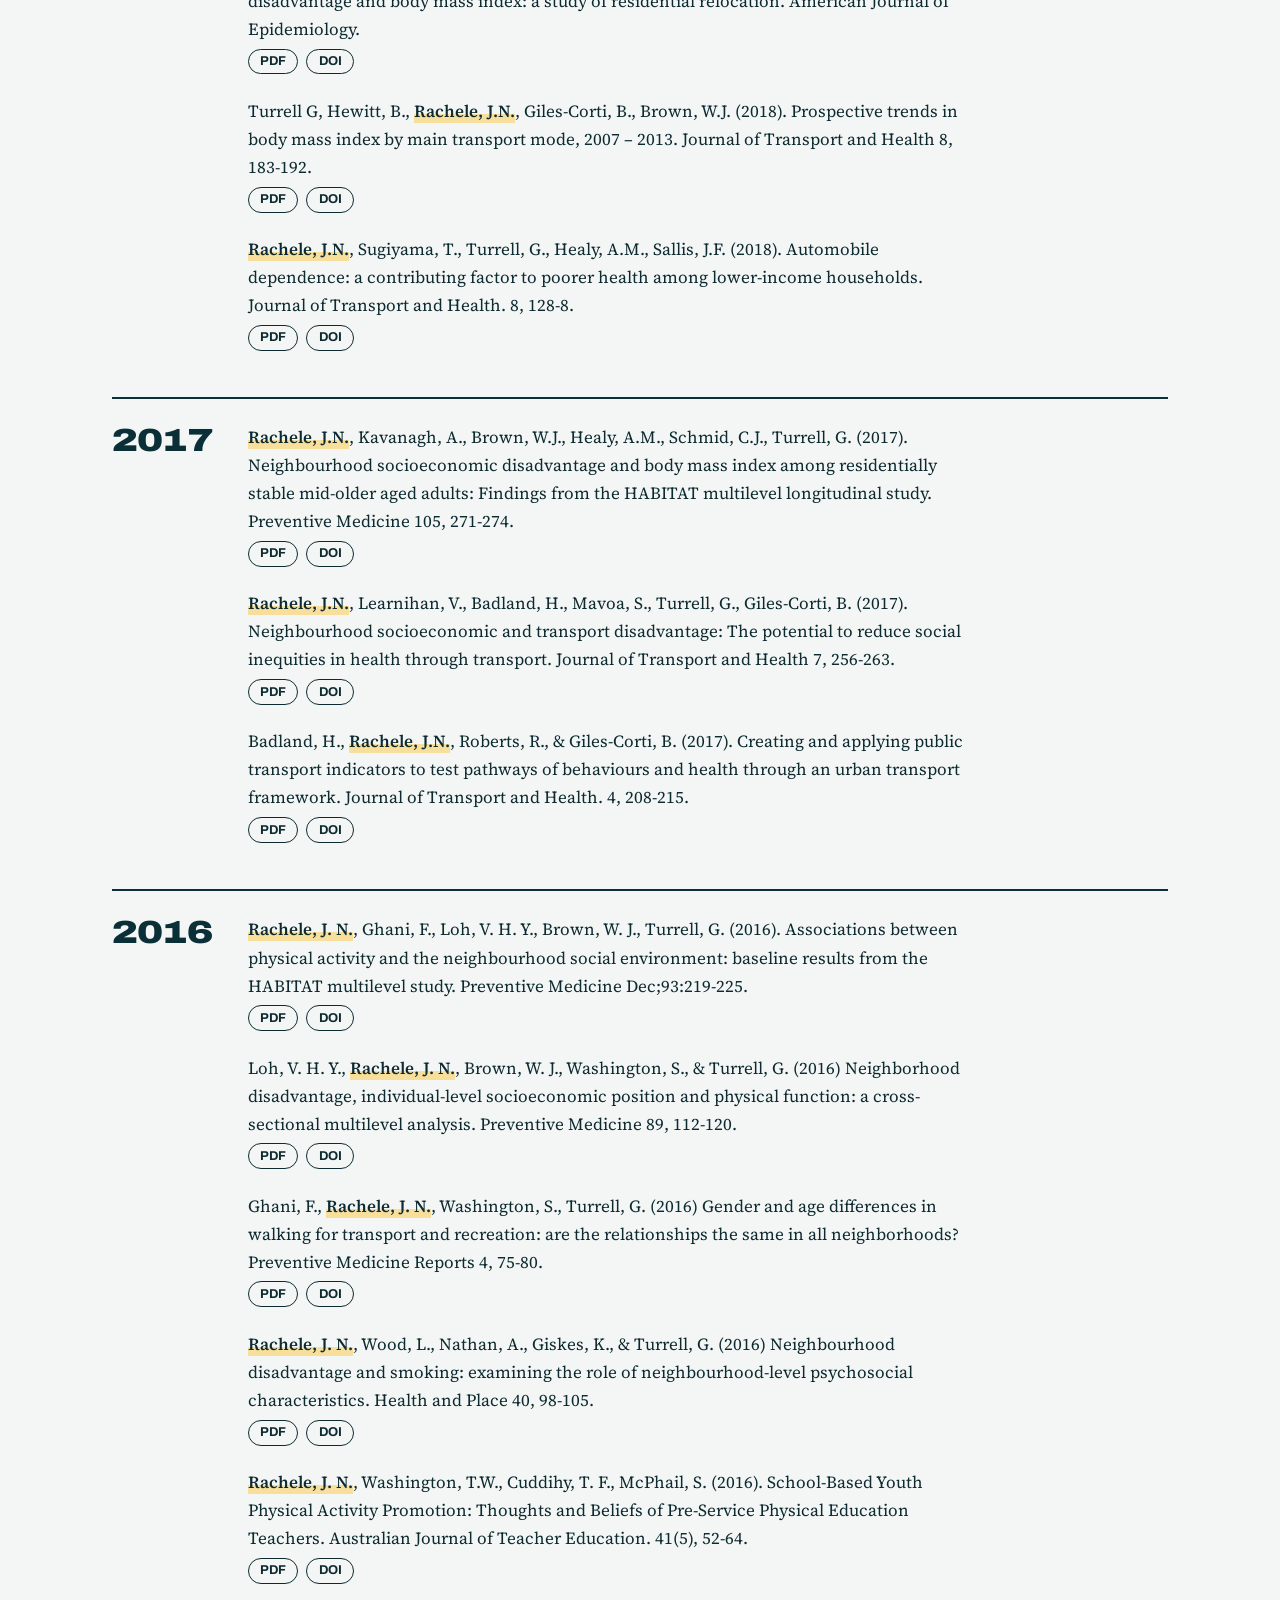
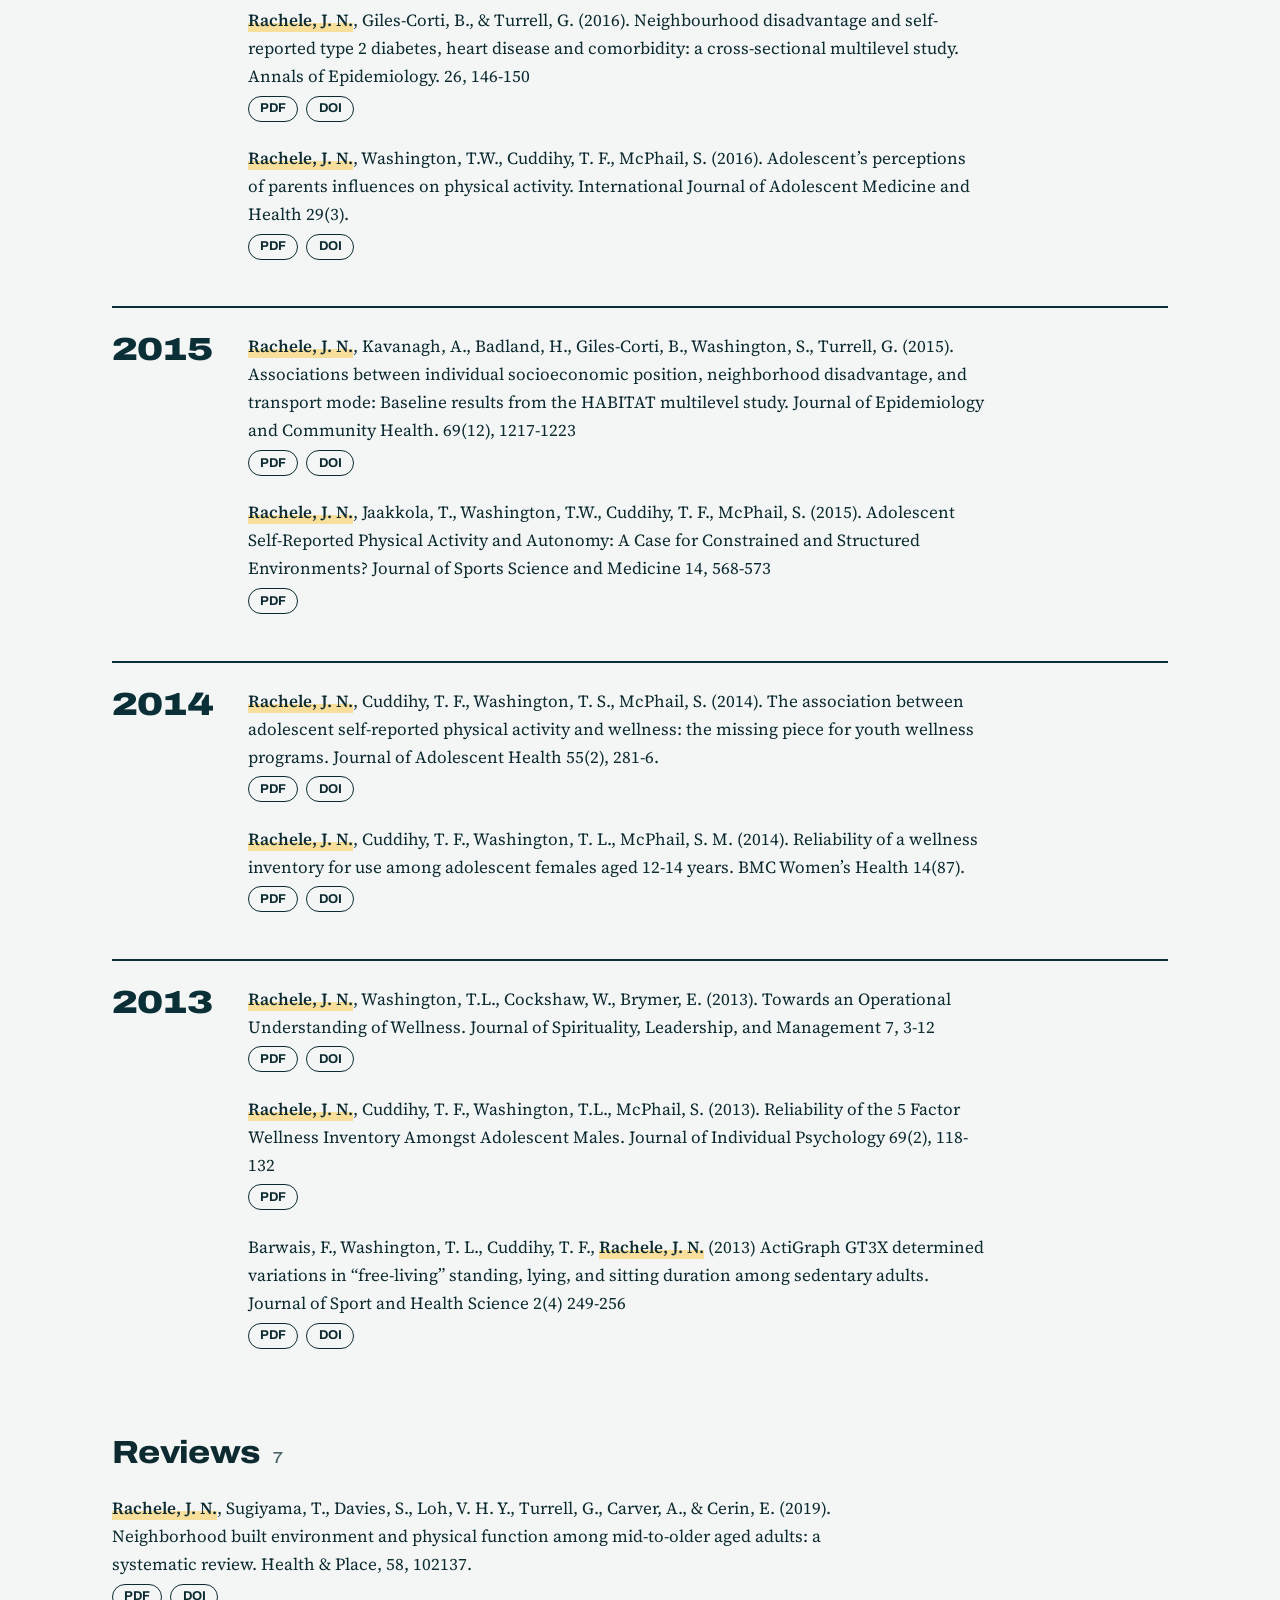
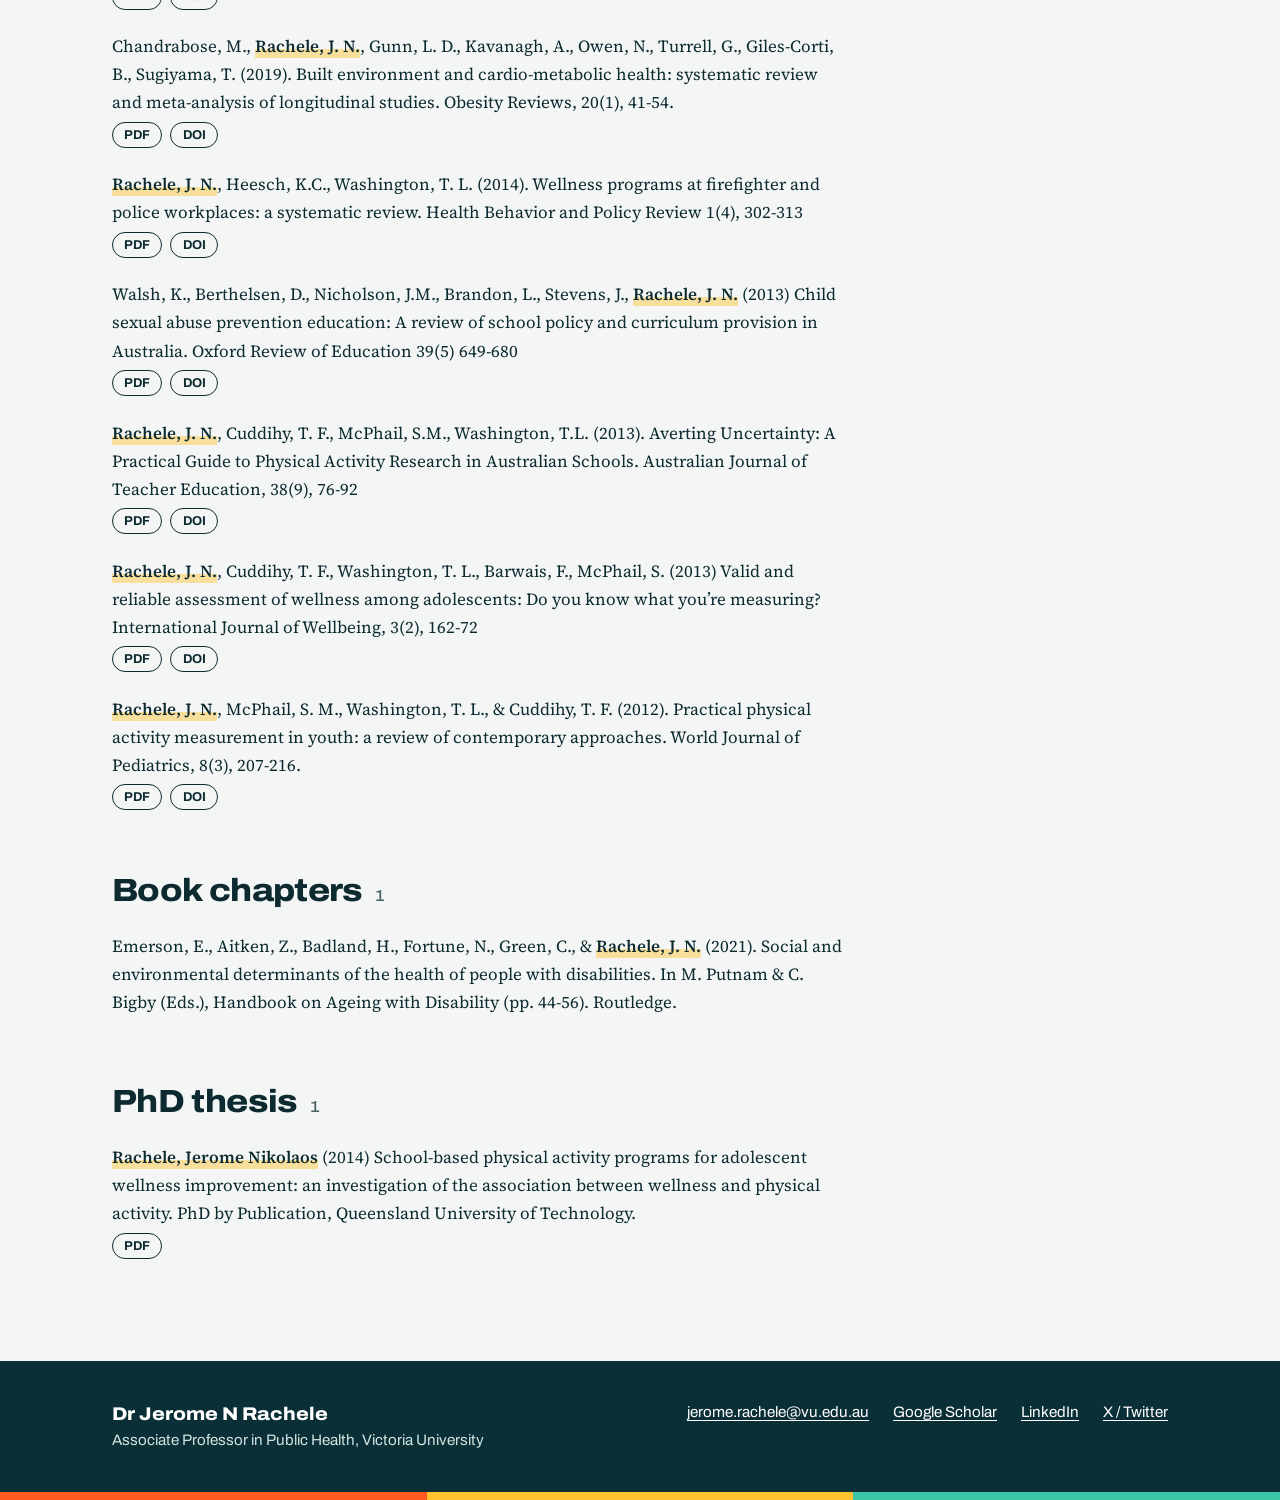
<file: academic-publications.html>
<!doctype html>
<html lang="en-AU">
<head>
<meta charset="utf-8">
<meta name="viewport" content="width=device-width, initial-scale=1">
<title>Publications | Dr Jerome N Rachele</title>
<meta name="description" content="Refereed publications, reviews, book chapters and thesis of Dr Jerome N Rachele.">
<meta property="og:title" content="Publications | Dr Jerome N Rachele">
<meta property="og:description" content="Refereed publications, reviews, book chapters and thesis of Dr Jerome N Rachele.">
<meta property="og:type" content="website">
<meta name="theme-color" content="#0b2f37">
<link rel="icon" href="favicon.svg" type="image/svg+xml">
<link rel="preconnect" href="https://fonts.googleapis.com">
<link rel="preconnect" href="https://fonts.gstatic.com" crossorigin>
<link rel="stylesheet" href="https://fonts.googleapis.com/css2?family=Archivo:wdth,wght@62..125,400..900&family=Source+Serif+4:ital,opsz,wght@0,8..60,400;0,8..60,600;1,8..60,400&display=swap">
<link rel="stylesheet" href="styles.css">
</head>
<body>
<a class="skip" href="#main">Skip to content</a>
<header class="site-header">
  <a class="wordmark" href="index.html">Jerome N Rachele</a>
  <nav aria-label="Main"><a href="index.html">Home</a><a href="about.html">About</a><a href="academic-publications.html" aria-current="page">Publications</a><a href="grants.html">Grants</a><a href="reports.html">Reports</a><a href="media.html">Media</a></nav>
</header>
<div class="page-band"><svg class="citymap" viewBox="0 0 1600 260" preserveAspectRatio="xMidYMid slice" aria-hidden="true"><g class="blocks"><rect x="3" y="3" width="50" height="42" fill="#0b2f37" style="--d:2"/><rect x="3" y="51" width="50" height="58" fill="#0c343c" style="--d:3"/><rect x="3" y="115" width="50" height="58" fill="#09272e" style="--d:0"/><rect x="3" y="179" width="50" height="58" fill="#09272e" style="--d:0"/><rect x="3" y="243" width="50" height="34" fill="#09272e" style="--d:0"/><rect x="59" y="3" width="42" height="42" fill="#0b2f37" style="--d:2"/><rect x="59" y="51" width="42" height="58" fill="#0c343c" style="--d:3"/><rect x="59" y="115" width="42" height="58" fill="#0b2f37" style="--d:2"/><rect x="59" y="179" width="42" height="58" fill="#09272e" style="--d:0"/><rect x="59" y="243" width="42" height="34" fill="#0a2b32" style="--d:1"/><rect x="107" y="3" width="82" height="42" fill="#0f3e47" style="--d:5"/><rect x="107" y="51" width="82" height="58" fill="#09272e" style="--d:0"/><rect x="107" y="115" width="82" height="58" fill="#0a2b32" style="--d:1"/><rect x="107" y="179" width="82" height="58" fill="#0a2b32" style="--d:1"/><rect x="107" y="243" width="82" height="34" fill="#0a2b32" style="--d:1"/><rect x="195" y="3" width="42" height="42" fill="#0f3e47" style="--d:5"/><rect x="195" y="51" width="42" height="58" fill="#09272e" style="--d:0"/><rect x="195" y="115" width="42" height="58" fill="#0a2b32" style="--d:1"/><rect x="195" y="179" width="42" height="58" fill="#09272e" style="--d:0"/><rect x="195" y="243" width="42" height="34" fill="#0a2b32" style="--d:1"/><rect x="243" y="3" width="50" height="42" fill="#11444d" style="--d:6"/><rect x="243" y="51" width="50" height="58" fill="#0b2f37" style="--d:2"/><rect x="243" y="115" width="50" height="58" fill="#09272e" style="--d:0"/><rect x="243" y="179" width="50" height="58" fill="#0a2b32" style="--d:1"/><rect x="243" y="243" width="50" height="34" fill="#0b2f37" style="--d:2"/><rect x="299" y="3" width="50" height="42" fill="#0b2f37" style="--d:2"/><rect x="299" y="51" width="50" height="58" fill="#0f3e47" style="--d:5"/><rect x="299" y="115" width="50" height="58" fill="#09272e" style="--d:0"/><rect x="299" y="179" width="50" height="58" fill="#0a2b32" style="--d:1"/><rect x="299" y="243" width="50" height="34" fill="#09272e" style="--d:0"/><rect x="355" y="3" width="42" height="42" fill="#0b2f37" style="--d:2"/><rect x="355" y="51" width="42" height="58" fill="#0b2f37" style="--d:2"/><rect x="355" y="115" width="42" height="58" fill="#09272e" style="--d:0"/><rect x="355" y="179" width="42" height="58" fill="#0a2b32" style="--d:1"/><rect x="355" y="243" width="42" height="34" fill="#09272e" style="--d:0"/><rect x="403" y="3" width="42" height="42" fill="#0e3941" style="--d:4"/><rect x="403" y="51" width="42" height="58" fill="#0f3e47" style="--d:5"/><rect x="403" y="115" width="42" height="58" fill="#0e3941" style="--d:4"/><rect x="403" y="179" width="42" height="58" fill="#0c343c" style="--d:3"/><rect x="403" y="243" width="42" height="34" fill="#0b2f37" style="--d:2"/><rect x="451" y="3" width="50" height="42" fill="#0c343c" style="--d:3"/><rect x="451" y="51" width="50" height="58" fill="#0b2f37" style="--d:2"/><rect x="451" y="115" width="50" height="58" fill="#0e3941" style="--d:4"/><rect x="451" y="179" width="50" height="58" fill="#0a2b32" style="--d:1"/><rect x="451" y="243" width="50" height="34" fill="#09272e" style="--d:0"/><rect x="507" y="3" width="58" height="42" fill="#0e3941" style="--d:4"/><rect x="507" y="51" width="58" height="58" fill="#11444d" style="--d:6"/><rect x="507" y="115" width="58" height="58" fill="#0a2b32" style="--d:1"/><rect x="507" y="179" width="58" height="58" fill="#09272e" style="--d:0"/><rect x="507" y="243" width="58" height="34" fill="#0a2b32" style="--d:1"/><rect x="571" y="3" width="50" height="42" fill="#0c343c" style="--d:3"/><rect x="571" y="51" width="50" height="58" fill="#0c343c" style="--d:3"/><rect x="571" y="115" width="50" height="58" fill="#0f3e47" style="--d:5"/><rect x="571" y="179" width="50" height="58" fill="#0b2f37" style="--d:2"/><rect x="571" y="243" width="50" height="34" fill="#0c343c" style="--d:3"/><rect x="627" y="3" width="42" height="42" fill="#11444d" style="--d:6"/><rect x="627" y="51" width="42" height="58" fill="#0f3e47" style="--d:5"/><rect x="627" y="115" width="42" height="58" fill="#0e3941" style="--d:4"/><rect x="627" y="179" width="42" height="58" fill="#0a2b32" style="--d:1"/><rect x="627" y="243" width="42" height="34" fill="#0e3941" style="--d:4"/><rect x="675" y="3" width="58" height="42" fill="#0e3941" style="--d:4"/><rect x="675" y="51" width="58" height="58" fill="#11444d" style="--d:6"/><rect x="675" y="115" width="58" height="58" fill="#0e3941" style="--d:4"/><rect x="675" y="179" width="58" height="58" fill="#0e3941" style="--d:4"/><rect x="675" y="243" width="58" height="34" fill="#0c343c" style="--d:3"/><rect x="739" y="3" width="66" height="42" fill="#11444d" style="--d:6"/><rect x="739" y="51" width="66" height="58" fill="#0c343c" style="--d:3"/><rect x="739" y="115" width="66" height="58" fill="#11444d" style="--d:6"/><rect x="739" y="179" width="66" height="58" fill="#0f3e47" style="--d:5"/><rect x="739" y="243" width="66" height="34" fill="#0b2f37" style="--d:2"/><rect x="811" y="3" width="58" height="42" fill="#0e3941" style="--d:4"/><rect x="811" y="51" width="58" height="58" fill="#145059" style="--d:8"/><rect x="811" y="115" width="58" height="58" fill="#0e3941" style="--d:4"/><rect x="811" y="179" width="58" height="58" fill="#0c343c" style="--d:3"/><rect x="811" y="243" width="58" height="34" fill="#0c343c" style="--d:3"/><rect x="875" y="3" width="58" height="42" fill="#0f3e47" style="--d:5"/><rect x="875" y="51" width="58" height="58" fill="#11444d" style="--d:6"/><rect x="875" y="115" width="58" height="58" fill="#134a53" style="--d:7"/><rect x="875" y="179" width="58" height="58" fill="#0c343c" style="--d:3"/><rect x="875" y="243" width="58" height="34" fill="#0f3e47" style="--d:5"/><rect x="939" y="3" width="66" height="42" fill="#16505a" style="--d:9"/><rect x="939" y="51" width="66" height="58" fill="#134a53" style="--d:7"/><rect x="939" y="115" width="66" height="58" fill="#134a53" style="--d:7"/><rect x="939" y="179" width="66" height="58" fill="#0b2f37" style="--d:2"/><rect x="939" y="243" width="66" height="34" fill="#0b2f37" style="--d:2"/><rect x="1011" y="3" width="58" height="42" fill="#134a53" style="--d:7"/><rect x="1011" y="51" width="58" height="58" fill="#134a53" style="--d:7"/><rect x="1011" y="115" width="58" height="58" fill="#0f3e47" style="--d:5"/><rect x="1011" y="179" width="58" height="58" fill="#0c343c" style="--d:3"/><rect x="1011" y="243" width="58" height="34" fill="#0f3e47" style="--d:5"/><rect x="1075" y="3" width="58" height="42" fill="#145059" style="--d:8"/><rect x="1075" y="51" width="58" height="58" fill="#0f3e47" style="--d:5"/><rect x="1075" y="115" width="58" height="58" fill="#11444d" style="--d:6"/><rect x="1075" y="179" width="58" height="58" fill="#0e3941" style="--d:4"/><rect x="1075" y="243" width="58" height="34" fill="#11444d" style="--d:6"/><rect x="1139" y="3" width="50" height="42" fill="#16505a" style="--d:9"/><rect x="1139" y="51" width="50" height="58" fill="#145059" style="--d:8"/><rect x="1139" y="115" width="50" height="58" fill="#11444d" style="--d:6"/><rect x="1139" y="179" width="50" height="58" fill="#145059" style="--d:8"/><rect x="1139" y="243" width="50" height="34" fill="#134a53" style="--d:7"/><rect x="1195" y="3" width="50" height="42" fill="#16505a" style="--d:9"/><rect x="1195" y="51" width="50" height="58" fill="#134a53" style="--d:7"/><rect x="1195" y="115" width="50" height="58" fill="#145059" style="--d:8"/><rect x="1195" y="179" width="50" height="58" fill="#134a53" style="--d:7"/><rect x="1195" y="243" width="50" height="34" fill="#0e3941" style="--d:4"/><rect x="1251" y="3" width="58" height="42" fill="#145059" style="--d:8"/><rect x="1251" y="51" width="58" height="58" fill="#145059" style="--d:8"/><rect x="1251" y="115" width="58" height="58" fill="#145059" style="--d:8"/><rect x="1251" y="179" width="58" height="58" fill="#11444d" style="--d:6"/><rect x="1251" y="243" width="58" height="34" fill="#11444d" style="--d:6"/><rect x="1315" y="3" width="58" height="42" fill="#134a53" style="--d:7"/><rect x="1315" y="51" width="58" height="58" fill="#16505a" style="--d:9"/><rect x="1315" y="115" width="58" height="58" fill="#145059" style="--d:8"/><rect x="1315" y="179" width="58" height="58" fill="#0e3941" style="--d:4"/><rect x="1315" y="243" width="58" height="34" fill="#134a53" style="--d:7"/><rect x="1379" y="3" width="50" height="42" fill="#16505a" style="--d:9"/><rect x="1379" y="51" width="50" height="58" fill="#145059" style="--d:8"/><rect x="1379" y="115" width="50" height="58" fill="#11444d" style="--d:6"/><rect x="1379" y="179" width="50" height="58" fill="#0f3e47" style="--d:5"/><rect x="1379" y="243" width="50" height="34" fill="#11444d" style="--d:6"/><rect x="1435" y="3" width="58" height="42" fill="#16505a" style="--d:9"/><rect x="1435" y="51" width="58" height="58" fill="#145059" style="--d:8"/><rect x="1435" y="115" width="58" height="58" fill="#134a53" style="--d:7"/><rect x="1435" y="179" width="58" height="58" fill="#16505a" style="--d:9"/><rect x="1435" y="243" width="58" height="34" fill="#134a53" style="--d:7"/><rect x="1499" y="3" width="82" height="42" fill="#16505a" style="--d:9"/><rect x="1499" y="51" width="82" height="58" fill="#16505a" style="--d:9"/><rect x="1499" y="115" width="82" height="58" fill="#16505a" style="--d:9"/><rect x="1499" y="179" width="82" height="58" fill="#145059" style="--d:8"/><rect x="1499" y="243" width="82" height="34" fill="#145059" style="--d:8"/><rect x="1587" y="3" width="66" height="42" fill="#16505a" style="--d:9"/><rect x="1587" y="51" width="66" height="58" fill="#16505a" style="--d:9"/><rect x="1587" y="115" width="66" height="58" fill="#16505a" style="--d:9"/><rect x="1587" y="179" width="66" height="58" fill="#145059" style="--d:8"/><rect x="1587" y="243" width="66" height="34" fill="#134a53" style="--d:7"/></g></svg><div class="wrap"><h1>Publications</h1></div></div><div class="routebar" aria-hidden="true"><span style="background:var(--signal)"></span><span style="background:var(--sun)"></span><span style="background:var(--mint)"></span></div>
<main id="main">

<section class="wrap block">
  <div class="filter">
    <label for="q">Search 77 publications by title, author or journal</label>
    <input id="q" type="search" autocomplete="off" placeholder="e.g. walkability, HABITAT, Health &amp; Place">
    <div class="chips" aria-label="Filter by theme"><button type="button" class="chip" style="--c:var(--signal)" data-q="disadvantage">Neighbourhoods and health inequalities</button><button type="button" class="chip" style="--c:var(--sun)" data-q="walk">Walkable, liveable cities</button><button type="button" class="chip" style="--c:var(--mint)" data-q="disability">Disability and inclusive places</button></div>
    <p class="status" id="status" aria-live="polite"></p>
  </div>
  <p class="jump"><a href="#original-refereed-publications">Original refereed publications</a><a href="#reviews">Reviews</a><a href="#book-chapters">Book chapters</a><a href="#phd-thesis">PhD thesis</a> <a href="https://scholar.google.com.au/citations?user=jFlI1NMAAAAJ&hl=en" rel="noopener">Google Scholar profile</a></p>
  <section class="pub-section" id="original-refereed-publications"><h2 class="section-title">Original refereed publications <span class="count">68</span></h2><div class="year-group"><h3 class="year">2027</h3><ol class="pubs"><li class="pub"><p>Reid, R. A., Loh, V., Vukic, M., Zhang, B., Bates, S., &amp; <strong>Rachele, J. N.</strong> (2027). Walk Score® as a moderator of neighbourhood socioeconomic disadvantage and psychological distress. Journal of Transport &amp; Health, 52, 102449.</p><span class="links"><a href="https://doi.org/10.1016/j.jth.2026.102449" rel="noopener">DOI</a></span></li></ol></div><div class="year-group"><h3 class="year">2026</h3><ol class="pubs"><li class="pub"><p>Overweight mothers and stunted children: household double burden of malnutrition in Samoa (accepted, 2026). Public Health Nutrition.</p></li><li class="pub"><p>Xing, R., <strong>Rachele, J. N.</strong>, Loh, V., Dumuid, D., &amp; Pedišić, Ž. (2026). Association of physical and social neighbourhood environment with movement behaviours among schoolchildren: a compositional data analysis. International Journal of Behavioral Nutrition and Physical Activity, 23(1), 35.</p><span class="links"><a href="https://doi.org/10.1186/s12966-026-01879-z" rel="noopener">DOI</a></span></li><li class="pub"><p>Xing, R., Loh, V., Dumuid, D., &amp; <strong>Rachele, J. N.</strong> (2026). Neighbourhood environment and meeting 24-hour movement guidelines among schoolchildren. International Journal of Environmental Health Research, 1-11.</p><span class="links"><a href="https://doi.org/10.1080/09603123.2026.2723970" rel="noopener">DOI</a></span></li><li class="pub"><p>Gurnhill, A., Mandzufas, J., Kleeman, A., Lowe, M., Chandrabose, M., Owen, N., ... &amp; Foster, S. (2026). Neighbourhood density for better Heart Health: translating Research evidence into practice. Journal of Urbanism: International Research on Placemaking and Urban Sustainability, 1-9.</p><span class="links"><a href="https://doi.org/10.1080/17549175.2026.2709369" rel="noopener">DOI</a></span></li><li class="pub"><p>Memon, A. R., <strong>Rachele, J. N.</strong>, Grgic, J., Matolic, T., Jurakic, D., &amp; Pedisic, Z. (2026). Temporal trends in sports and exercise participation: a study in a population-representative sample of 96,948 European Union adults. BMJ Open Sport &amp; Exercise Medicine, 12(3), e002922.</p><span class="links"><a href="https://doi.org/10.1136/bmjsem-2025-002922" rel="noopener">DOI</a></span></li><li class="pub"><p>Reid, R. A., Kleeman, A., <strong>Rachele, J. N.</strong>, Mavoa, S., Beenackers, M. A., &amp; Foster, S. (2026). Sound advice: associations between building design attributes and residents’ noise annoyance. Cities &amp; Health, 1–10.</p><span class="links"><a href="https://doi.org/10.1080/23748834.2026.2704327" rel="noopener">DOI</a></span></li><li class="pub"><p>Reid, R. A., Zhang, B., Mavoa, S., Gilmartin-Thomas, J., Foster, S., &amp; <strong>Rachele, J. N.</strong> (2026). Neighbourhood socioeconomic inequalities in mental health: Systematic review on moderation by environmental attributes. Health &amp; Place, 101, 103719.</p><span class="links"><a href="https://doi.org/10.1016/j.healthplace.2026.103719" rel="noopener">DOI</a></span></li><li class="pub"><p>Chen, S., Matolic, T., Memon, A. R., <strong>Rachele, J. N.</strong>, Grgic, J., Espinoza, M. A., &amp; Pedisic, Z. (2026). Economic cost of movement behaviours: a systematic review. Journal of Activity, Sedentary and Sleep Behaviors.</p><span class="links"><a href="https://doi.org/10.1186/s44167-026-00108-z" rel="noopener">DOI</a></span></li><li class="pub"><p>Reid, R. A., Mavoa, S., Gilmartin-Thomas, J., Foster, S., &amp; <strong>Rachele, J. N.</strong> (2026). Environmental moderators of neighbourhood socioeconomic inequalities in mental health: a systematic review protocol. Systematic Reviews.</p><span class="links"><a href="https://doi.org/10.1186/s13643-026-03237-3" rel="noopener">DOI</a></span></li><li class="pub"><p><strong>Rachele, J. N.</strong>, Reid, R. A., Jamei, E., Clarkson, M., Bates, S., Sallabank, L., &amp; Loh V. (2026) Associations between the built environment and body mass index among a residentially stable cohort of mid-older aged adults in Brisbane, Australia (2007-2016). Annals of Epidemiology. 110095.</p></li><li class="pub"><p>Memon, A.R., <strong>Rachele, J.N.</strong>, Grgic, J. Matolic, T., Jurakic, D, Kim, Y, &amp; Pedisic., Z (2026). Social disparities in sports and exercise participation in the European Union: a cross-sectional study in a population-representative sample of 25,434 adults. J Public Health.</p><span class="links"><a href="https://doi.org/10.1007/s10389-026-02734-y" rel="noopener">DOI</a></span></li><li class="pub"><p>Osman, A., Bhowmik, J., <strong>Rachele, J.</strong>, Gilmartin-Thomas, J., Gill, P., Gunarathne, L., &amp; Braitberg, G. (2026). Understanding Healthcare-Seeking Patterns of People Experiencing Homelessness: A Quantitative Multi-Centre Analysis of Emergency Department Utilisation. Psychiatric Quarterly.</p><span class="links"><a href="https://doi.org/10.1007/s11126-026-10263-w" rel="noopener">DOI</a></span></li><li class="pub"><p>Reid, R. A., Loh, V., Xing, R., Zhang, B., Bates, S., &amp; <strong>Rachele, J. N.</strong> (2026). Moderating effects of Walk Score® on the association between neighbourhood disadvantage and body mass index among mid-to-older aged Australian adults. Journal of Transport &amp; Health, 46, 102227.</p><span class="links"><a href="https://doi.org/10.1016/j.jth.2025.102227" rel="noopener">DOI</a></span></li></ol></div><div class="year-group"><h3 class="year">2025</h3><ol class="pubs"><li class="pub"><p>Davis, E. M., Heesch, K. C., <strong>Rachele, J. N.</strong>, Burton, N. W., &amp; Turrell, G. (2025). The contribution of crime to the longitudinal relationship between neighbourhood disadvantage and mental well-being, 2009 to 2016. Social Science &amp; Medicine, 118631.</p><span class="links"><a href="files/papers/2025-davis-the-contribution-of-crime-to-the.pdf">PDF</a><a href="https://doi.org/10.1016/j.socscimed.2025.118631" rel="noopener">DOI</a></span></li><li class="pub"><p>Reid, R. A., Mavoa, S., Foster, S., Gilmartin-Thomas, J., &amp; <strong>Rachele, J. N.</strong> (2025) Spatially consistent annual Socio-Economic Indexes for Areas (SEIFA) data for Australian statistical areas, 1996- 2021. Annals of Epidemiology.</p><span class="links"><a href="files/papers/2025-reid-spatially-consistent-annual-socio-economic-indexes.pdf">PDF</a><a href="https://doi.org/10.1016/j.annepidem.2025.08.008" rel="noopener">DOI</a></span></li><li class="pub"><p>Reid, R. A., Mavoa, S., Gilmartin-Thomas, J., Foster, S., &amp; <strong>Rachele, J. N.</strong> (2025). Associations between neighbourhood socioeconomic disadvantage and psychological distress among Australian adults: longitudinal analysis of the HILDA Survey (2007-2021). Journal of Epidemiology and Community Health.</p><span class="links"><a href="files/papers/2025-reid-associations-between-neighbourhood-socioeconomic-disadvantage-and.pdf">PDF</a><a href="https://doi.org/10.1136/jech-2025-223924" rel="noopener">DOI</a></span></li><li class="pub"><p><strong>Rachele, J. N.</strong>, Loh, V., Timperio, A., Veitch, J., Thomas, R., Reid, R. A., &amp; Brown, W. J. (2025). Socioeconomic inequalities in physical function decline: multilevel longitudinal results from the HABITAT study. BMC Public Health, 25, 2378.</p><span class="links"><a href="files/papers/2025-rachele-socioeconomic-inequalities-in-physical-function-decline.pdf">PDF</a><a href="https://doi.org/10.1186/s12889-025-23309-8" rel="noopener">DOI</a></span></li><li class="pub"><p>Nkemdilim, J., Loh, V., Reid, R. A., <strong>Rachele, J. N.</strong> (2025). Associations between neighbourhood socioeconomic disadvantage and body mass index: Longitudinal evidence from the Household Income and Labour Dynamics in Australia Survey (2006-2021). Journal of Epidemiology and Community Health.</p><span class="links"><a href="files/papers/2025-nkemdilim-associations-between-neighbourhood-socioeconomic-disadvantage-and.pdf">PDF</a><a href="https://doi.org/10.1136/jech-2025-223799" rel="noopener">DOI</a></span></li><li class="pub"><p>Xing, R., <strong>Rachele, J. N.</strong>, Matolic, T., Loh, V., Cerin, E., Jiao, J., Huang, W. Y., &amp; Pedisic, Z. (2025). Associations between parental perceptions of neighbourhood environment and physical activity in children and adolescents: a systematic review including 149 studies. International Journal of Behavioral Nutrition and Physical Activity, 22(1), 70.</p><span class="links"><a href="files/papers/2025-xing-associations-between-parental-perceptions-of-neighbourhood.pdf">PDF</a><a href="https://doi.org/10.1186/s12966-025-01733-8" rel="noopener">DOI</a></span></li></ol></div><div class="year-group"><h3 class="year">2024</h3><ol class="pubs"><li class="pub"><p>Carver, A., <strong>Rachele, J. N.</strong>, Sugiyama, T., Giles-Corti, B., Burton, N. W., &amp; Turrell, G. (2024). Public greenspace and mental wellbeing among mid-older aged adults: Findings from the HABITAT longitudinal study. Health &amp; Place 89: 103311.</p><span class="links"><a href="files/papers/2024-carver-public-greenspace-and-mental-wellbeing-among.pdf">PDF</a><a href="https://doi.org/10.1016/j.healthplace.2024.103311" rel="noopener">DOI</a></span></li><li class="pub"><p>Xing, R., Wang, R., Zopf, E. M., <strong>Rachele, J. N.</strong>, Wang, Z., Li, Y., &amp; Zhu, W. (2024). Effects of qigong exercise on physical fitness and patient-reported health outcomes in lung cancer survivors. Supportive Care in Cancer, 32(2), 99.</p><span class="links"><a href="files/papers/2024-xing-effects-of-qigong-exercise-on-physical.pdf">PDF</a><a href="https://doi.org/10.1007/s00520-023-08296-z" rel="noopener">DOI</a></span></li><li class="pub"><p><strong>Rachele, J. N.</strong>, Burn, G., Burke, K., &amp; Alisic, E. (2024). Improving inclusion for children and young people with a disability in inner-city Melbourne, Australia. Cities, 150, 105103.</p><span class="links"><a href="files/papers/2024-rachele-improving-inclusion-for-children-and-young.pdf">PDF</a><a href="https://doi.org/10.1016/j.cities.2024.105103" rel="noopener">DOI</a></span></li><li class="pub"><p><strong>Rachele, J. N.</strong>, Mavoa, S., Sugiyama, T., Kavanagh, A., Giles-Corti, B., Brown, W. J., ... &amp; Turrell, G. (2024). Changes in neighbourhood walkability and body mass index: An analysis of residential mobility from a longitudinal multilevel study in Brisbane, Australia. Health &amp; Place, 87, 103245.</p><span class="links"><a href="files/papers/2024-rachele-changes-in-neighbourhood-walkability-and-body.pdf">PDF</a><a href="https://doi.org/10.1016/j.healthplace.2024.103245" rel="noopener">DOI</a></span></li><li class="pub"><p>Zhang, B., Loh, V., Reid, R. A., Nyanhanda, T., Jamalishahni, T., Turrell, G., &amp; <strong>Rachele, J. N.</strong> (2024). The moderating effects of greenspace on the association between neighbourhood disadvantage and obesity among mid-to-older aged Australian adults. Health &amp; Place, 87, 103263.</p><span class="links"><a href="files/papers/2024-zhang-the-moderating-effects-of-greenspace-on.pdf">PDF</a><a href="https://doi.org/10.1016/j.healthplace.2024.103263" rel="noopener">DOI</a></span></li><li class="pub"><p>Reid, R. A., Foster, S., Mavoa, S., &amp; <strong>Rachele, J. N.</strong> (2024). Associations between changes in crime and changes in walking for transport with effect measure modification by gender: A fixed-effects analysis of the multilevel longitudinal HABITAT study (2007–2016). Health &amp; Place, 85, 103163.</p><span class="links"><a href="files/papers/2024-reid-associations-between-changes-in-crime-and.pdf">PDF</a><a href="https://doi.org/10.1016/j.healthplace.2023.103163" rel="noopener">DOI</a></span></li><li class="pub"><p><strong>Rachele, J. N.</strong>, Disney, G., Milner, A., Thomas, R., Le Busque, J., Reid, R. A., &amp; Kavanagh, A. M. (2024). Examining variation in the relationship between disability and physical activity across Australian local government areas. Journal of Public Health Policy, 1-11.</p><span class="links"><a href="files/papers/2024-rachele-examining-variation-in-the-relationship-between.pdf">PDF</a><a href="https://doi.org/10.1057/s41271-024-00487-0" rel="noopener">DOI</a></span></li></ol></div><div class="year-group"><h3 class="year">2022</h3><ol class="pubs"><li class="pub"><p>Van Dyke, N., Drinkwater, E., <strong>Rachele, J.N.</strong> (2022). Improving the accuracy of self-reported height and weight in surveys: An experimental study. BMC Medical Research Methodology, 22(241).</p><span class="links"><a href="files/papers/2022-van-improving-the-accuracy-of-self-reported.pdf">PDF</a><a href="https://doi.org/10.1186/s12874-022-01690-x" rel="noopener">DOI</a></span></li><li class="pub"><p>Paine, N., Lowe, M., <strong>Rachele, J. N.</strong>, &amp; Turrell, G. (2022). “I'm definitely not socially excluded!”-Perceptions of social exclusion among Australian government housing residents aged 80 and older who live alone. Journal of Aging Studies, 61, 101011.</p><span class="links"><a href="files/papers/2022-paine-i-m-definitely-not-socially-excluded.pdf">PDF</a><a href="https://doi.org/10.1016/j.jaging.2022.101011" rel="noopener">DOI</a></span></li><li class="pub"><p>Mann, E. M., Heesch, K. C., <strong>Rachele, J. N.</strong>, Burton, N. W., &amp; Turrell, G. (2022). Individual socioeconomic position, neighbourhood disadvantage and mental well-being: a cross-sectional multilevel analysis of mid-age adults. BMC public health, 22(1), 1-10.</p><span class="links"><a href="files/papers/2022-mann-individual-socioeconomic-position-neighbourhood-disadvantage-and.pdf">PDF</a><a href="https://doi.org/10.1186/s12889-022-12905-7" rel="noopener">DOI</a></span></li><li class="pub"><p>Paine, N., <strong>Rachele, J. N.</strong>, &amp; Turrell, G. (2022). Sociodemographic characteristics and social exclusion among the oldest old. Australasian Journal on Ageing. 00:1–10.</p><span class="links"><a href="files/papers/2022-paine-sociodemographic-characteristics-and-social-exclusion-among.pdf">PDF</a><a href="https://doi.org/10.1111/ajag.13074" rel="noopener">DOI</a></span></li></ol></div><div class="year-group"><h3 class="year">2021</h3><ol class="pubs"><li class="pub"><p><strong>Rachele, J. N.</strong>, Wang, J., Wijnands, J. S., Zhao, H., Bentley, R., &amp; Stevenson, M. (2021). Using machine learning to examine associations between the built environment and physical function: A feasibility study. Health &amp; Place, 70, 102601.</p><span class="links"><a href="files/papers/2021-rachele-using-machine-learning-to-examine-associations.pdf">PDF</a><a href="https://doi.org/10.1016/j.healthplace.2021.102601" rel="noopener">DOI</a></span></li><li class="pub"><p>Saghapour, T., Giles-Corti, B., <strong>Rachele, J. N.</strong>, Turrell, G. (2021) A cross-sectional and longitudinal study of neighbourhood disadvantage and cardiovascular disease and the mediating role of physical activity. Preventive Medicine, 147.</p><span class="links"><a href="files/papers/2021-saghapour-a-cross-sectional-and-longitudinal-study.pdf">PDF</a><a href="https://doi.org/10.1016/j.ypmed.2021.106506" rel="noopener">DOI</a></span></li><li class="pub"><p>Badji, S., Badland, H., <strong>Rachele, J. N.</strong>, Petrie, D. (2021) Public transport availability and healthcare use for Australian adults aged 18-60 years, with and without disabilities. Journal of Transport and Health, 20.</p><span class="links"><a href="files/papers/2021-badji-public-transport-availability-and-healthcare-use.pdf">PDF</a><a href="https://doi.org/10.1016/j.jth.2020.101001" rel="noopener">DOI</a></span></li><li class="pub"><p>Foster, S., Hooper, P., Burton, N. W., Brown, W. J., Giles-Corti, B., <strong>Rachele, J. N.</strong>, &amp; Turrell, G. (2021). Safe habitats: Does the association between neighborhood crime and walking differ by neighborhood disadvantage? Environment and Behavior, 53(1), 3-39.</p><span class="links"><a href="files/papers/2019-foster-safe-environments-does-the-association-between.pdf">PDF</a><a href="https://doi.org/10.1177/0013916519853300" rel="noopener">DOI</a></span></li></ol></div><div class="year-group"><h3 class="year">2020</h3><ol class="pubs"><li class="pub"><p>Turrell, G., Nathan, A., Burton, N.W., Brown, W. J., McElwee, P., Barnett, A. G,. Pachana, N.A., Oldenburg, B., <strong>Rachele, J. N.</strong>, Giskes, K., Giles-Corti, B. (2020) Cohort Profile: HABITAT – a longitudinal multilevel study of physical activity, sedentary behaviour and health and functioning in mid-to-late adulthood. International Journal of Epidemiology.</p><span class="links"><a href="files/papers/2020-turrell-cohort-profile-habitat-a-longitudinal-multilevel.pdf">PDF</a><a href="https://doi.org/10.1093/ije/dyaa175" rel="noopener">DOI</a></span></li><li class="pub"><p><strong>Rachele, J. N.</strong>, Wiesel, I., van Holstein, E., Feretopoulos, V., de Vries, T., Green, C., Bicknell, E. (2020) Feasibility and the care-full just city: Overlaps and contrasts in the views of people with disability and local government officers. Cities, 100, 102650.</p><span class="links"><a href="files/papers/2020-rachele-feasibility-and-the-care-full-just.pdf">PDF</a><a href="https://doi.org/10.1016/j.cities.2020.102650" rel="noopener">DOI</a></span></li><li class="pub"><p>Fortune, N., Badland, H., Clifton, S., Emerson, E., <strong>Rachele, J. N.</strong>, Stancliffe, R. J., Zhou, Q., Llewellyn, G. (2020) The Disability and Wellbeing Monitoring Framework: data, data gaps, and policy implications. Australian &amp; New Zealand Journal of Public Health. 4(3) 227-232.</p><span class="links"><a href="files/papers/2020-fortune-the-disability-and-wellbeing-monitoring-framework.pdf">PDF</a><a href="https://doi.org/10.1111/1753-6405.12983" rel="noopener">DOI</a></span></li><li class="pub"><p><strong>Rachele, J. N.</strong>, Disney. G., Milner, A., Emerson, E., Krnjaki, L., Kavanagh, A. (2020) Violence and mental health: does disability make a difference? Epidemiology 3(1).</p><span class="links"><a href="files/papers/2020-rachele-violence-and-mental-health-does-disability.pdf">PDF</a><a href="https://doi.org/10.1097/EDE.0000000000001119" rel="noopener">DOI</a></span></li></ol></div><div class="year-group"><h3 class="year">2019</h3><ol class="pubs"><li class="pub"><p>Ghani, F., <strong>Rachele, J. N.</strong>, Loh, V.H.Y., Washington, S., Turrell, G. (2019) Do differences in social environments explain gender differences in recreational walking across neighbourhoods? International Journal of Environmental Research and Public Health, 16(11), 1980</p><span class="links"><a href="files/papers/2019-ghani-do-differences-in-social-environments-explain.pdf">PDF</a><a href="https://doi.org/10.3390/ijerph16111980" rel="noopener">DOI</a></span></li><li class="pub"><p><strong>Rachele, J. N.</strong>, Schmid, C. J., Brown, W. J., Nathan, A., Kamphuis, C. B. M., &amp; Turrell, G. (2019). A multilevel study of neighborhood disadvantage, individual socioeconomic position, and body mass index: Exploring cross-level interaction effects. Preventive Medicine Reports, 14, 100844.</p><span class="links"><a href="files/papers/2019-rachele-a-multilevel-study-of-neighborhood-disadvantage.pdf">PDF</a><a href="https://doi.org/10.1016/j.pmedr.2019.100844" rel="noopener">DOI</a></span></li><li class="pub"><p>Sugiyama, T., <strong>Rachele, J. N.</strong>, Gunn, L. D., Burton, N., Brown, W. J., &amp; Turrell, G. (2019) Land use proportion and walking: Application of isometric substitution analysis. Health and Place, 57, 352-357</p><span class="links"><a href="files/papers/2019-sugiyama-land-use-proportion-and-walking-application.pdf">PDF</a><a href="https://doi.org/10.1016/j.healthplace.2018.12.004" rel="noopener">DOI</a></span></li><li class="pub"><p>Loh, V. H. Y., <strong>Rachele, J. N.</strong>, Brown, W. J., Ghani, F., Washington, S., &amp; Turrell, G. (2019) The potential for walkability to narrow neighbourhood socioeconomic inequalities in physical function: A case study of middle-aged to older adults in Brisbane, Australia. Health and Place, 56, 99-105</p><span class="links"><a href="files/papers/2019-loh-the-potential-for-walkability-to-narrow.pdf">PDF</a><a href="https://doi.org/10.1016/j.healthplace.2019.01.020" rel="noopener">DOI</a></span></li></ol></div><div class="year-group"><h3 class="year">2018</h3><ol class="pubs"><li class="pub"><p>Milner, A., Taouk, Y,. Disney, G,. Aitkin, Z., <strong>Rachele, J. N.</strong>, Kavanagh, A. (2018) Employment predictors of exit from work among workers with disabilities: A survival analysis from the household income labour dynamics in Australia survey. PLOS One</p><span class="links"><a href="files/papers/2018-millner-employment-predictors-of-exit-from-work.pdf">PDF</a><a href="https://doi.org/10.1371/journal.pone.0208334" rel="noopener">DOI</a></span></li><li class="pub"><p>Ghani, F., <strong>Rachele, J. N.</strong>, Loh, V.H.Y., Washington, S., Turrell, G. (2018) Do differences in built environments explain age differences in transport walking across neighbourhoods? Journal of Transport and Health 9, 83-95.</p><span class="links"><a href="files/papers/2018-ghani-do-differences-in-built-environments-explain.pdf">PDF</a><a href="https://doi.org/10.1016/j.jth.2018.03.010" rel="noopener">DOI</a></span></li><li class="pub"><p>Loh, V. H. Y., <strong>Rachele, J. N.</strong>, Brown, W. J., Washington, S., &amp; Turrell, G. (2018) Neighborhood disadvantage and physical function: the contributions of neighborhood perceptions of safety from crime and walking for recreation. Journal of Physical Activity and Health 15(8), 556-63.</p><span class="links"><a href="files/papers/2018-loh-neighborhood-disadvantage-and-physical-function-the.pdf">PDF</a><a href="https://doi.org/10.1123/jpah.2017-0423" rel="noopener">DOI</a></span></li><li class="pub"><p><strong>Rachele, J.N.</strong>, Learnihan, V., Badland, H., Mavoa, S., Turrell, G., Giles-Corti, B. (2018). Are measures derived from land use and transport policies associated with walking for transport? Journal of Physical Activity and Health 15(1), 13-21.</p><span class="links"><a href="files/papers/2018-rachele-are-measures-derived-from-land-use.pdf">PDF</a><a href="https://doi.org/10.1123/jpah.2016-0693" rel="noopener">DOI</a></span></li><li class="pub"><p>Turrell G, Hewitt, B., <strong>Rachele, J.N.</strong>, Giles-Corti, B., Brown, W.J. (2018). Do active modes of transport cause lower body mass index? Findings from the HABITAT longitudinal study. Journal of Epidemiology and Community Health 72, 294-301.</p><span class="links"><a href="files/papers/2018-turrell-do-active-modes-of-transport-cause.pdf">PDF</a><a href="https://doi.org/10.1136/jech-2017-209957" rel="noopener">DOI</a></span></li><li class="pub"><p><strong>Rachele, J.N.</strong>, Kavanagh, A., Brown, W.J., Healy, A. M., Turrell, G. (2018). Neighborhood disadvantage and body mass index: a study of residential relocation. American Journal of Epidemiology.</p><span class="links"><a href="files/papers/2018-rachele-neighborhood-disadvantage-and-body-mass-index.pdf">PDF</a><a href="https://doi.org/10.1093/aje/kwx390" rel="noopener">DOI</a></span></li><li class="pub"><p>Turrell G, Hewitt, B., <strong>Rachele, J.N.</strong>, Giles-Corti, B., Brown, W.J. (2018). Prospective trends in body mass index by main transport mode, 2007 – 2013. Journal of Transport and Health 8, 183-192.</p><span class="links"><a href="files/papers/2018-turrell-prospective-trends-in-body-mass-index.pdf">PDF</a><a href="https://doi.org/10.1016/j.jth.2017.12.004" rel="noopener">DOI</a></span></li><li class="pub"><p><strong>Rachele, J.N.</strong>, Sugiyama, T., Turrell, G., Healy, A.M., Sallis, J.F. (2018). Automobile dependence: a contributing factor to poorer health among lower-income households. Journal of Transport and Health. 8, 128-8.</p><span class="links"><a href="files/papers/2018-rachele-automobile-dependence-a-contributing-factor-to.pdf">PDF</a><a href="https://doi.org/10.1016/j.jth.2017.11.149" rel="noopener">DOI</a></span></li></ol></div><div class="year-group"><h3 class="year">2017</h3><ol class="pubs"><li class="pub"><p><strong>Rachele, J.N.</strong>, Kavanagh, A., Brown, W.J., Healy, A.M., Schmid, C.J., Turrell, G. (2017). Neighbourhood socioeconomic disadvantage and body mass index among residentially stable mid-older aged adults: Findings from the HABITAT multilevel longitudinal study. Preventive Medicine 105, 271-274.</p><span class="links"><a href="files/papers/2017-rachele-neighbourhood-socioeconomic-disadvantage-and-body-mass.pdf">PDF</a><a href="https://doi.org/10.1016/j.ypmed.2017.09.017" rel="noopener">DOI</a></span></li><li class="pub"><p><strong>Rachele, J.N.</strong>, Learnihan, V., Badland, H., Mavoa, S., Turrell, G., Giles-Corti, B. (2017). Neighbourhood socioeconomic and transport disadvantage: The potential to reduce social inequities in health through transport. Journal of Transport and Health 7, 256-263.</p><span class="links"><a href="files/papers/2017-rachele-neighbourhood-socioeconomic-and-transport-disadvantage-the.pdf">PDF</a><a href="https://doi.org/10.1016/j.jth.2017.09.002" rel="noopener">DOI</a></span></li><li class="pub"><p>Badland, H., <strong>Rachele, J.N.</strong>, Roberts, R., &amp; Giles-Corti, B. (2017). Creating and applying public transport indicators to test pathways of behaviours and health through an urban transport framework. Journal of Transport and Health. 4, 208-215.</p><span class="links"><a href="files/papers/2017-badland-creating-and-applying-public-transport-indicators.pdf">PDF</a><a href="https://doi.org/10.1016/j.jth.2017.01.007" rel="noopener">DOI</a></span></li></ol></div><div class="year-group"><h3 class="year">2016</h3><ol class="pubs"><li class="pub"><p><strong>Rachele, J. N.</strong>, Ghani, F., Loh, V. H. Y., Brown, W. J., Turrell, G. (2016). Associations between physical activity and the neighbourhood social environment: baseline results from the HABITAT multilevel study. Preventive Medicine Dec;93:219-225.</p><span class="links"><a href="files/papers/2016-rachele-associations-between-physical-activity-and-the.pdf">PDF</a><a href="https://doi.org/10.1016/j.ypmed.2016.06.034" rel="noopener">DOI</a></span></li><li class="pub"><p>Loh, V. H. Y., <strong>Rachele, J. N.</strong>, Brown, W. J., Washington, S., &amp; Turrell, G. (2016) Neighborhood disadvantage, individual-level socioeconomic position and physical function: a cross-sectional multilevel analysis. Preventive Medicine 89, 112-120.</p><span class="links"><a href="files/papers/2016-loh-neighborhood-disadvantage-individual-level-socioeconomic-position.pdf">PDF</a><a href="https://doi.org/10.1016/j.ypmed.2016.05.007" rel="noopener">DOI</a></span></li><li class="pub"><p>Ghani, F., <strong>Rachele, J. N.</strong>, Washington, S., Turrell, G. (2016) Gender and age differences in walking for transport and recreation: are the relationships the same in all neighborhoods? Preventive Medicine Reports 4, 75-80.</p><span class="links"><a href="files/papers/2016-ghani-gender-and-age-differences-in-walking.pdf">PDF</a><a href="https://doi.org/10.1016/j.pmedr.2016.05.001" rel="noopener">DOI</a></span></li><li class="pub"><p><strong>Rachele, J. N.</strong>, Wood, L., Nathan, A., Giskes, K., &amp; Turrell, G. (2016) Neighbourhood disadvantage and smoking: examining the role of neighbourhood-level psychosocial characteristics. Health and Place 40, 98-105.</p><span class="links"><a href="files/papers/2016-rachele-neighbourhood-disadvantage-and-smoking-examining-the.pdf">PDF</a><a href="https://doi.org/10.1016/j.healthplace.2016.04.012" rel="noopener">DOI</a></span></li><li class="pub"><p><strong>Rachele, J. N.</strong>, Washington, T.W., Cuddihy, T. F., McPhail, S. (2016). School-Based Youth Physical Activity Promotion: Thoughts and Beliefs of Pre-Service Physical Education Teachers. Australian Journal of Teacher Education. 41(5), 52-64.</p><span class="links"><a href="files/papers/2016-rachele-school-based-youth-physical-activity-promotion.pdf">PDF</a><a href="https://doi.org/10.14221/ajte.2016v41n5.4" rel="noopener">DOI</a></span></li><li class="pub"><p><strong>Rachele, J. N.</strong>, Giles-Corti, B., &amp; Turrell, G. (2016). Neighbourhood disadvantage and self-reported type 2 diabetes, heart disease and comorbidity: a cross-sectional multilevel study. Annals of Epidemiology. 26, 146-150</p><span class="links"><a href="files/papers/2016-rachele-neighbourhood-disadvantage-and-self-reported-type.pdf">PDF</a><a href="https://doi.org/10.1016/j.annepidem.2015.11.008" rel="noopener">DOI</a></span></li><li class="pub"><p><strong>Rachele, J. N.</strong>, Washington, T.W., Cuddihy, T. F., McPhail, S. (2016). Adolescent’s perceptions of parents influences on physical activity. International Journal of Adolescent Medicine and Health 29(3).</p><span class="links"><a href="files/papers/2016-rachele-adolescent-s-perceptions-of-parents-influences.pdf">PDF</a><a href="https://doi.org/10.1515/ijamh-2015-0093" rel="noopener">DOI</a></span></li></ol></div><div class="year-group"><h3 class="year">2015</h3><ol class="pubs"><li class="pub"><p><strong>Rachele, J. N.</strong>, Kavanagh, A., Badland, H., Giles-Corti, B., Washington, S., Turrell, G. (2015). Associations between individual socioeconomic position, neighborhood disadvantage, and transport mode: Baseline results from the HABITAT multilevel study. Journal of Epidemiology and Community Health. 69(12), 1217-1223</p><span class="links"><a href="files/papers/2015-rachele-associations-between-individual-socioeconomic-position-neighborhood.pdf">PDF</a><a href="https://doi.org/10.1136/jech-2015-205620" rel="noopener">DOI</a></span></li><li class="pub"><p><strong>Rachele, J. N.</strong>, Jaakkola, T., Washington, T.W., Cuddihy, T. F., McPhail, S. (2015). Adolescent Self-Reported Physical Activity and Autonomy: A Case for Constrained and Structured Environments? Journal of Sports Science and Medicine 14, 568-573</p><span class="links"><a href="files/papers/2015-rachele-adolescent-self-reported-physical-activity-and.pdf">PDF</a></span></li></ol></div><div class="year-group"><h3 class="year">2014</h3><ol class="pubs"><li class="pub"><p><strong>Rachele, J. N.</strong>, Cuddihy, T. F., Washington, T. S., McPhail, S. (2014). The association between adolescent self-reported physical activity and wellness: the missing piece for youth wellness programs. Journal of Adolescent Health 55(2), 281-6.</p><span class="links"><a href="files/papers/2014-rachele-the-association-between-adolescent-self-reported.pdf">PDF</a><a href="https://doi.org/10.1016/j.jadohealth.2014.01.021" rel="noopener">DOI</a></span></li><li class="pub"><p><strong>Rachele, J. N.</strong>, Cuddihy, T. F., Washington, T. L., McPhail, S. M. (2014). Reliability of a wellness inventory for use among adolescent females aged 12-14 years. BMC Women’s Health 14(87).</p><span class="links"><a href="files/papers/2014-rachele-reliability-of-a-wellness-inventory-for.pdf">PDF</a><a href="https://doi.org/10.1186/1472-6874-14-87" rel="noopener">DOI</a></span></li></ol></div><div class="year-group"><h3 class="year">2013</h3><ol class="pubs"><li class="pub"><p><strong>Rachele, J. N.</strong>, Washington, T.L., Cockshaw, W., Brymer, E. (2013). Towards an Operational Understanding of Wellness. Journal of Spirituality, Leadership, and Management 7, 3-12</p><span class="links"><a href="files/papers/2013-rachele-towards-an-operational-understanding-of-wellness.pdf">PDF</a><a href="https://doi.org/10.15183/slm2013.07.1112" rel="noopener">DOI</a></span></li><li class="pub"><p><strong>Rachele, J. N.</strong>, Cuddihy, T. F., Washington, T.L., McPhail, S. (2013). Reliability of the 5 Factor Wellness Inventory Amongst Adolescent Males. Journal of Individual Psychology 69(2), 118-132</p><span class="links"><a href="files/papers/2013-rachele-reliability-of-the-5-factor-wellness.pdf">PDF</a></span></li><li class="pub"><p>Barwais, F., Washington, T. L., Cuddihy, T. F., <strong>Rachele, J. N.</strong> (2013) ActiGraph GT3X determined variations in “free-living” standing, lying, and sitting duration among sedentary adults. Journal of Sport and Health Science 2(4) 249-256</p><span class="links"><a href="files/papers/2013-barwais-actigraph-gt3x-determined-variations-in-free.pdf">PDF</a><a href="https://doi.org/10.1016/j.jshs.2013.06.003" rel="noopener">DOI</a></span></li></ol></div></section><section class="pub-section" id="reviews"><h2 class="section-title">Reviews <span class="count">7</span></h2><ol class="pubs"><li class="pub"><p><strong>Rachele, J. N.</strong>, Sugiyama, T., Davies, S., Loh, V. H. Y., Turrell, G., Carver, A., &amp; Cerin, E. (2019). Neighborhood built environment and physical function among mid-to-older aged adults: a systematic review. Health &amp; Place, 58, 102137.</p><span class="links"><a href="files/papers/2019-rachele-neighborhood-built-environment-and-physical-function.pdf">PDF</a><a href="https://doi.org/10.1016/j.healthplace.2019.05.015" rel="noopener">DOI</a></span></li><li class="pub"><p>Chandrabose, M., <strong>Rachele, J. N.</strong>, Gunn, L. D., Kavanagh, A., Owen, N., Turrell, G., Giles-Corti, B., Sugiyama, T. (2019). Built environment and cardio-metabolic health: systematic review and meta-analysis of longitudinal studies. Obesity Reviews, 20(1), 41-54.</p><span class="links"><a href="files/papers/2019-chandrabose-built-environment-and-cardio-metabolic-health.pdf">PDF</a><a href="https://doi.org/10.1111/obr.12759" rel="noopener">DOI</a></span></li><li class="pub"><p><strong>Rachele, J. N.</strong>, Heesch, K.C., Washington, T. L. (2014). Wellness programs at firefighter and police workplaces: a systematic review. Health Behavior and Policy Review 1(4), 302-313</p><span class="links"><a href="files/papers/2014-rachele-wellness-programs-at-firefighter-and-police.pdf">PDF</a><a href="https://doi.org/10.14485/hbpr.1.4.5" rel="noopener">DOI</a></span></li><li class="pub"><p>Walsh, K., Berthelsen, D., Nicholson, J.M., Brandon, L., Stevens, J., <strong>Rachele, J. N.</strong> (2013) Child sexual abuse prevention education: A review of school policy and curriculum provision in Australia. Oxford Review of Education 39(5) 649-680</p><span class="links"><a href="files/papers/2013-walsh-child-sexual-abuse-prevention-education-a.pdf">PDF</a><a href="https://doi.org/10.1080/03054985.2013.843446" rel="noopener">DOI</a></span></li><li class="pub"><p><strong>Rachele, J. N.</strong>, Cuddihy, T. F., McPhail, S.M., Washington, T.L. (2013). Averting Uncertainty: A Practical Guide to Physical Activity Research in Australian Schools. Australian Journal of Teacher Education, 38(9), 76-92</p><span class="links"><a href="files/papers/2013-rachele-averting-uncertainty-a-practical-guide-to.pdf">PDF</a><a href="https://doi.org/10.14221/ajte.2013v38n9.4" rel="noopener">DOI</a></span></li><li class="pub"><p><strong>Rachele, J. N.</strong>, Cuddihy, T. F., Washington, T. L., Barwais, F., McPhail, S. (2013) Valid and reliable assessment of wellness among adolescents: Do you know what you’re measuring? International Journal of Wellbeing, 3(2), 162-72</p><span class="links"><a href="files/papers/2013-rachele-valid-and-reliable-assessment-of-wellness.pdf">PDF</a><a href="https://doi.org/10.5502/ijw.v3i2.3" rel="noopener">DOI</a></span></li><li class="pub"><p><strong>Rachele, J. N.</strong>, McPhail, S. M., Washington, T. L., &amp; Cuddihy, T. F. (2012). Practical physical activity measurement in youth: a review of contemporary approaches. World Journal of Pediatrics, 8(3), 207-216.</p><span class="links"><a href="files/papers/2012-rachele-practical-physical-activity-measurement-in-youth.pdf">PDF</a><a href="https://doi.org/10.1007/s12519-012-0359-z" rel="noopener">DOI</a></span></li></ol></section><section class="pub-section" id="book-chapters"><h2 class="section-title">Book chapters <span class="count">1</span></h2><ol class="pubs"><li class="pub"><p>Emerson, E., Aitken, Z., Badland, H., Fortune, N., Green, C., &amp; <strong>Rachele, J. N.</strong> (2021). Social and environmental determinants of the health of people with disabilities. In M. Putnam &amp; C. Bigby (Eds.), Handbook on Ageing with Disability (pp. 44-56). Routledge.</p></li></ol></section><section class="pub-section" id="phd-thesis"><h2 class="section-title">PhD thesis <span class="count">1</span></h2><ol class="pubs"><li class="pub"><p><strong>Rachele, Jerome Nikolaos</strong> (2014) School-based physical activity programs for adolescent wellness improvement: an investigation of the association between wellness and physical activity. PhD by Publication, Queensland University of Technology.</p><span class="links"><a href="files/papers/2014-rachele-school-based-physical-activity-programs-for.pdf">PDF</a></span></li></ol></section>
</section>
<script>
(() => {
  const q = document.getElementById('q'), status = document.getElementById('status');
  const items = [...document.querySelectorAll('.pub')], chips = [...document.querySelectorAll('.chip')];
  const run = () => {
    const terms = q.value.toLowerCase().split(/\s+/).filter(Boolean);
    let shown = 0;
    items.forEach(li => {
      const ok = terms.every(w => li.textContent.toLowerCase().includes(w));
      li.hidden = !ok; if (ok) shown++;
    });
    document.querySelectorAll('.year-group, .pub-section').forEach(g => g.hidden = !g.querySelector('.pub:not([hidden])'));
    chips.forEach(c => c.setAttribute('aria-pressed', String(q.value.trim().toLowerCase() === c.dataset.q)));
    status.textContent = terms.length ? (shown ? `${shown} of ${items.length} match` : 'No matches. Try a shorter word.') : '';
  };
  q.addEventListener('input', run);
  chips.forEach(c => c.addEventListener('click', () => {
    q.value = c.getAttribute('aria-pressed') === 'true' ? '' : c.dataset.q; run();
  }));
  try { const p = new URLSearchParams(location.search).get('q'); if (p) { q.value = p; run(); } } catch (err) {}
})();
</script>

</main>
<footer class="site-footer">
  <div class="wrap foot">
    <div>
      <p class="foot-name">Dr Jerome N Rachele</p>
      <p>Associate Professor in Public Health, Victoria University</p>
    </div>
    <ul class="foot-links">
      <li><a href="mailto:jerome.rachele@vu.edu.au">jerome.rachele@vu.edu.au</a></li>
      <li><a href="https://scholar.google.com.au/citations?user=jFlI1NMAAAAJ&hl=en" rel="noopener">Google Scholar</a></li>
      <li><a href="https://www.linkedin.com/in/jerome-rachele-14006b37/" rel="noopener">LinkedIn</a></li>
      <li><a href="https://twitter.com/JN_Rachele" rel="noopener">X / Twitter</a></li>
    </ul>
  </div>
  <div class="routebar" aria-hidden="true"><span style="background:var(--signal)"></span><span style="background:var(--sun)"></span><span style="background:var(--mint)"></span></div>
</footer>
</body>
</html>
</file>
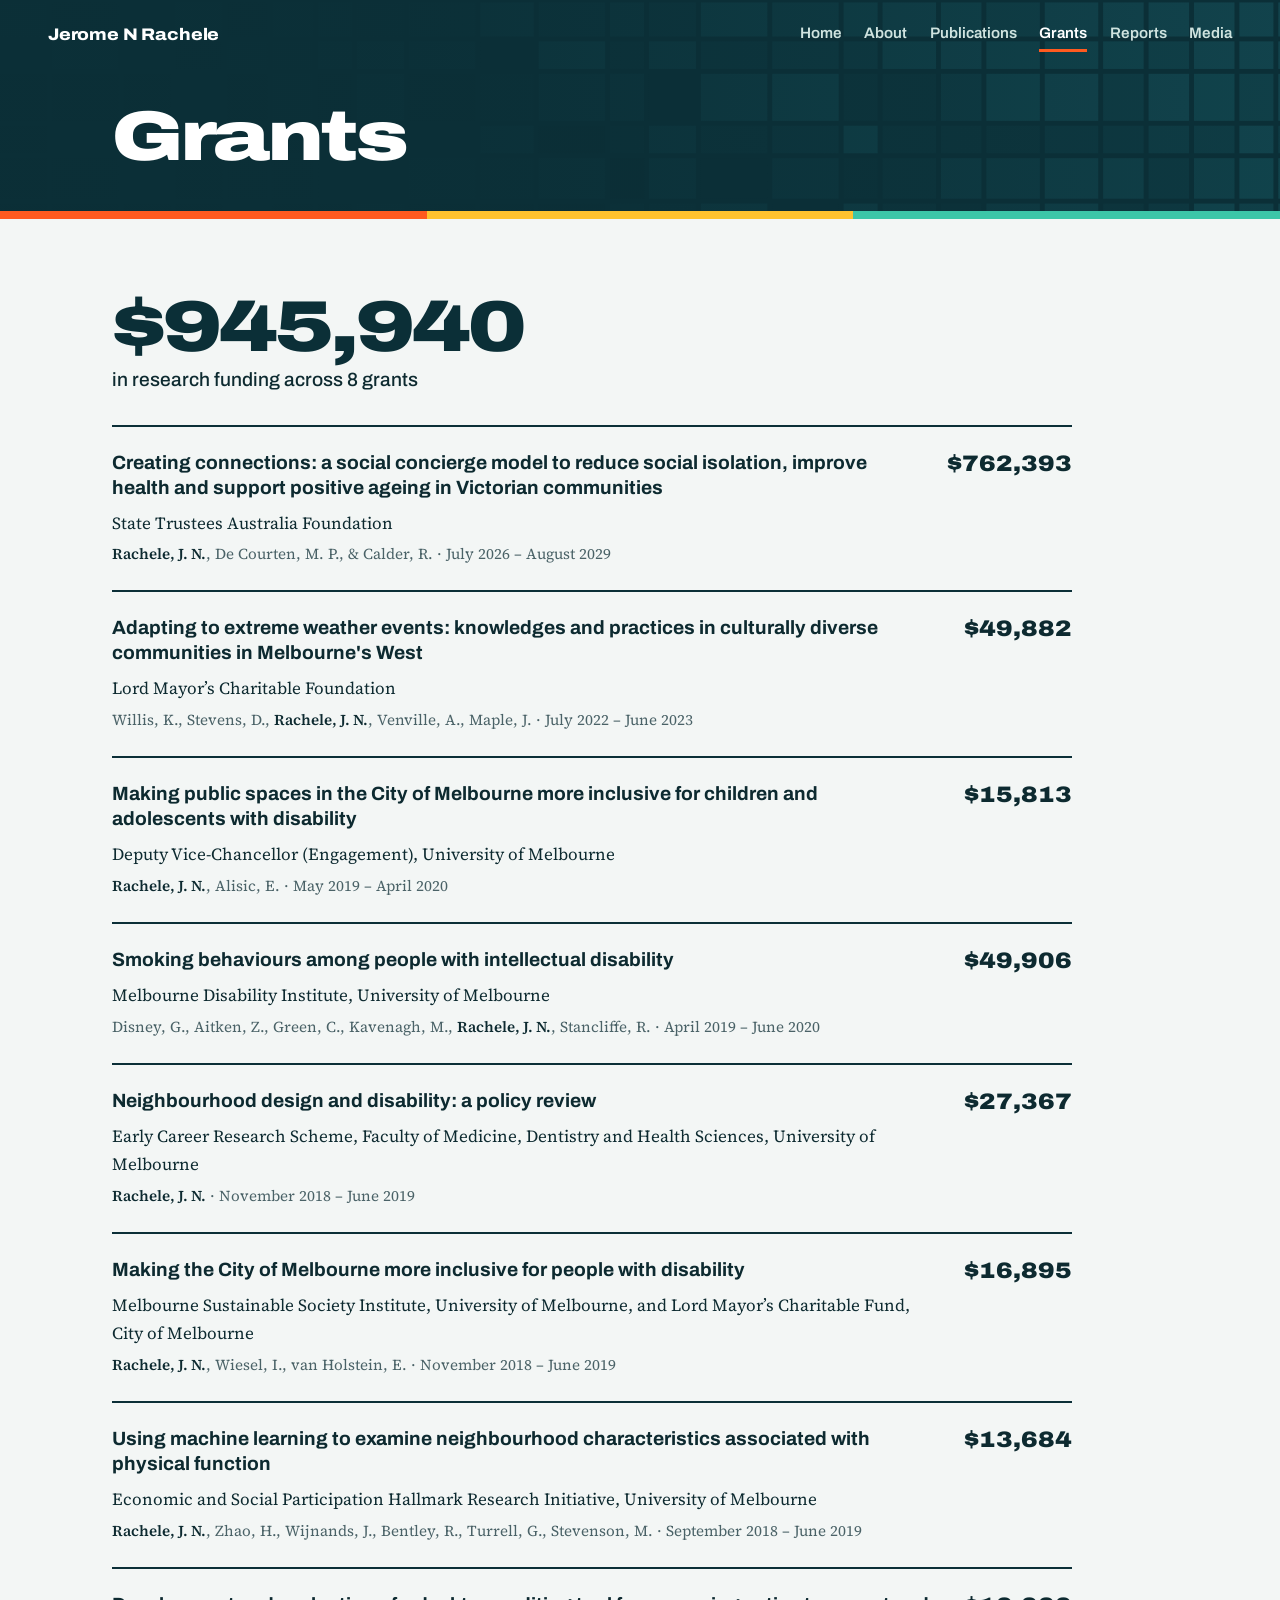
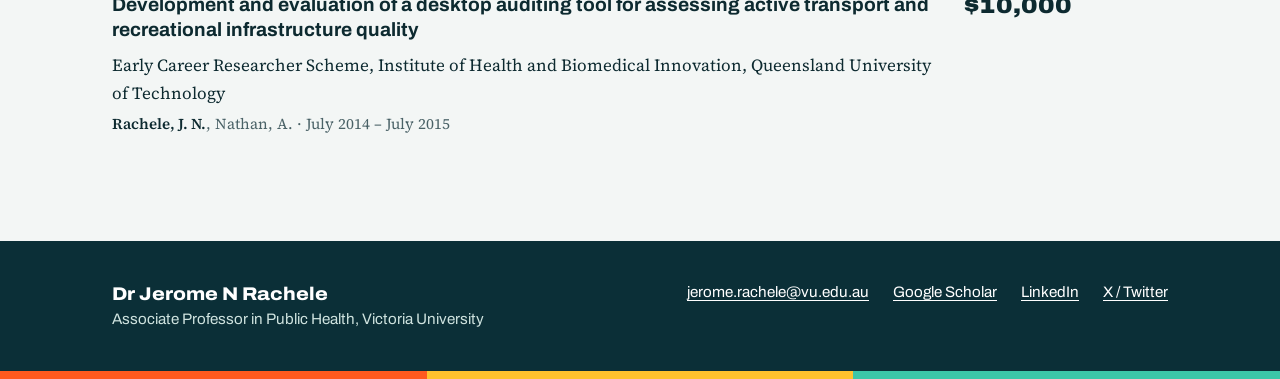
<file: grants.html>
<!doctype html>
<html lang="en-AU">
<head>
<meta charset="utf-8">
<meta name="viewport" content="width=device-width, initial-scale=1">
<title>Grants | Dr Jerome N Rachele</title>
<meta name="description" content="Research grants awarded to Dr Jerome N Rachele.">
<meta property="og:title" content="Grants | Dr Jerome N Rachele">
<meta property="og:description" content="Research grants awarded to Dr Jerome N Rachele.">
<meta property="og:type" content="website">
<meta name="theme-color" content="#0b2f37">
<link rel="icon" href="favicon.svg" type="image/svg+xml">
<link rel="preconnect" href="https://fonts.googleapis.com">
<link rel="preconnect" href="https://fonts.gstatic.com" crossorigin>
<link rel="stylesheet" href="https://fonts.googleapis.com/css2?family=Archivo:wdth,wght@62..125,400..900&family=Source+Serif+4:ital,opsz,wght@0,8..60,400;0,8..60,600;1,8..60,400&display=swap">
<link rel="stylesheet" href="styles.css">
</head>
<body>
<a class="skip" href="#main">Skip to content</a>
<header class="site-header">
  <a class="wordmark" href="index.html">Jerome N Rachele</a>
  <nav aria-label="Main"><a href="index.html">Home</a><a href="about.html">About</a><a href="academic-publications.html">Publications</a><a href="grants.html" aria-current="page">Grants</a><a href="reports.html">Reports</a><a href="media.html">Media</a></nav>
</header>
<div class="page-band"><svg class="citymap" viewBox="0 0 1600 260" preserveAspectRatio="xMidYMid slice" aria-hidden="true"><g class="blocks"><rect x="3" y="3" width="66" height="42" fill="#0c343c" style="--d:3"/><rect x="3" y="51" width="66" height="34" fill="#0b2f37" style="--d:2"/><rect x="3" y="91" width="66" height="58" fill="#09272e" style="--d:0"/><rect x="3" y="155" width="66" height="34" fill="#09272e" style="--d:0"/><rect x="3" y="195" width="66" height="50" fill="#09272e" style="--d:0"/><rect x="3" y="251" width="66" height="42" fill="#09272e" style="--d:0"/><rect x="75" y="3" width="82" height="42" fill="#0a2b32" style="--d:1"/><rect x="75" y="51" width="82" height="34" fill="#0e3941" style="--d:4"/><rect x="75" y="91" width="82" height="58" fill="#09272e" style="--d:0"/><rect x="75" y="155" width="82" height="34" fill="#0b2f37" style="--d:2"/><rect x="75" y="195" width="82" height="50" fill="#0a2b32" style="--d:1"/><rect x="75" y="251" width="82" height="42" fill="#09272e" style="--d:0"/><rect x="163" y="3" width="58" height="42" fill="#0b2f37" style="--d:2"/><rect x="163" y="51" width="58" height="34" fill="#0b2f37" style="--d:2"/><rect x="163" y="91" width="58" height="58" fill="#09272e" style="--d:0"/><rect x="163" y="155" width="58" height="34" fill="#0a2b32" style="--d:1"/><rect x="163" y="195" width="58" height="50" fill="#0b2f37" style="--d:2"/><rect x="163" y="251" width="58" height="42" fill="#09272e" style="--d:0"/><rect x="227" y="3" width="58" height="42" fill="#0e3941" style="--d:4"/><rect x="227" y="51" width="58" height="34" fill="#0a2b32" style="--d:1"/><rect x="227" y="91" width="58" height="58" fill="#0b2f37" style="--d:2"/><rect x="227" y="155" width="58" height="34" fill="#0c343c" style="--d:3"/><rect x="227" y="195" width="58" height="50" fill="#09272e" style="--d:0"/><rect x="227" y="251" width="58" height="42" fill="#09272e" style="--d:0"/><rect x="291" y="3" width="50" height="42" fill="#0a2b32" style="--d:1"/><rect x="291" y="51" width="50" height="34" fill="#0c343c" style="--d:3"/><rect x="291" y="91" width="50" height="58" fill="#09272e" style="--d:0"/><rect x="291" y="155" width="50" height="34" fill="#09272e" style="--d:0"/><rect x="291" y="195" width="50" height="50" fill="#0a2b32" style="--d:1"/><rect x="291" y="251" width="50" height="42" fill="#0b2f37" style="--d:2"/><rect x="347" y="3" width="50" height="42" fill="#0e3941" style="--d:4"/><rect x="347" y="51" width="50" height="34" fill="#0c343c" style="--d:3"/><rect x="347" y="91" width="50" height="58" fill="#0c343c" style="--d:3"/><rect x="347" y="155" width="50" height="34" fill="#09272e" style="--d:0"/><rect x="347" y="195" width="50" height="50" fill="#0a2b32" style="--d:1"/><rect x="347" y="251" width="50" height="42" fill="#09272e" style="--d:0"/><rect x="403" y="3" width="42" height="42" fill="#0f3e47" style="--d:5"/><rect x="403" y="51" width="42" height="34" fill="#11444d" style="--d:6"/><rect x="403" y="91" width="42" height="58" fill="#0a2b32" style="--d:1"/><rect x="403" y="155" width="42" height="34" fill="#0b2f37" style="--d:2"/><rect x="403" y="195" width="42" height="50" fill="#0b2f37" style="--d:2"/><rect x="403" y="251" width="42" height="42" fill="#09272e" style="--d:0"/><rect x="451" y="3" width="58" height="42" fill="#0c343c" style="--d:3"/><rect x="451" y="51" width="58" height="34" fill="#134a53" style="--d:7"/><rect x="451" y="91" width="58" height="58" fill="#11444d" style="--d:6"/><rect x="451" y="155" width="58" height="34" fill="#0a2b32" style="--d:1"/><rect x="451" y="195" width="58" height="50" fill="#0b2f37" style="--d:2"/><rect x="451" y="251" width="58" height="42" fill="#0c343c" style="--d:3"/><rect x="515" y="3" width="82" height="42" fill="#0e3941" style="--d:4"/><rect x="515" y="51" width="82" height="34" fill="#0f3e47" style="--d:5"/><rect x="515" y="91" width="82" height="58" fill="#0a2b32" style="--d:1"/><rect x="515" y="155" width="82" height="34" fill="#0b2f37" style="--d:2"/><rect x="515" y="195" width="82" height="50" fill="#0c343c" style="--d:3"/><rect x="515" y="251" width="82" height="42" fill="#0a2b32" style="--d:1"/><rect x="603" y="3" width="66" height="42" fill="#134a53" style="--d:7"/><rect x="603" y="51" width="66" height="34" fill="#0b2f37" style="--d:2"/><rect x="603" y="91" width="66" height="58" fill="#0c343c" style="--d:3"/><rect x="603" y="155" width="66" height="34" fill="#0f3e47" style="--d:5"/><rect x="603" y="195" width="66" height="50" fill="#0c343c" style="--d:3"/><rect x="603" y="251" width="66" height="42" fill="#0a2b32" style="--d:1"/><rect x="675" y="3" width="82" height="42" fill="#0f3e47" style="--d:5"/><rect x="675" y="51" width="82" height="34" fill="#145059" style="--d:8"/><rect x="675" y="91" width="82" height="58" fill="#0f3e47" style="--d:5"/><rect x="675" y="155" width="82" height="34" fill="#0a2b32" style="--d:1"/><rect x="675" y="195" width="82" height="50" fill="#0e3941" style="--d:4"/><rect x="675" y="251" width="82" height="42" fill="#0a2b32" style="--d:1"/><rect x="763" y="3" width="42" height="42" fill="#11444d" style="--d:6"/><rect x="763" y="51" width="42" height="34" fill="#0e3941" style="--d:4"/><rect x="763" y="91" width="42" height="58" fill="#0f3e47" style="--d:5"/><rect x="763" y="155" width="42" height="34" fill="#0c343c" style="--d:3"/><rect x="763" y="195" width="42" height="50" fill="#0a2b32" style="--d:1"/><rect x="763" y="251" width="42" height="42" fill="#0c343c" style="--d:3"/><rect x="811" y="3" width="58" height="42" fill="#0f3e47" style="--d:5"/><rect x="811" y="51" width="58" height="34" fill="#134a53" style="--d:7"/><rect x="811" y="91" width="58" height="58" fill="#0b2f37" style="--d:2"/><rect x="811" y="155" width="58" height="34" fill="#11444d" style="--d:6"/><rect x="811" y="195" width="58" height="50" fill="#0f3e47" style="--d:5"/><rect x="811" y="251" width="58" height="42" fill="#0c343c" style="--d:3"/><rect x="875" y="3" width="82" height="42" fill="#145059" style="--d:8"/><rect x="875" y="51" width="82" height="34" fill="#0f3e47" style="--d:5"/><rect x="875" y="91" width="82" height="58" fill="#134a53" style="--d:7"/><rect x="875" y="155" width="82" height="34" fill="#0e3941" style="--d:4"/><rect x="875" y="195" width="82" height="50" fill="#0b2f37" style="--d:2"/><rect x="875" y="251" width="82" height="42" fill="#11444d" style="--d:6"/><rect x="963" y="3" width="82" height="42" fill="#134a53" style="--d:7"/><rect x="963" y="51" width="82" height="34" fill="#11444d" style="--d:6"/><rect x="963" y="91" width="82" height="58" fill="#145059" style="--d:8"/><rect x="963" y="155" width="82" height="34" fill="#0f3e47" style="--d:5"/><rect x="963" y="195" width="82" height="50" fill="#0f3e47" style="--d:5"/><rect x="963" y="251" width="82" height="42" fill="#0b2f37" style="--d:2"/><rect x="1051" y="3" width="42" height="42" fill="#145059" style="--d:8"/><rect x="1051" y="51" width="42" height="34" fill="#11444d" style="--d:6"/><rect x="1051" y="91" width="42" height="58" fill="#0e3941" style="--d:4"/><rect x="1051" y="155" width="42" height="34" fill="#145059" style="--d:8"/><rect x="1051" y="195" width="42" height="50" fill="#0c343c" style="--d:3"/><rect x="1051" y="251" width="42" height="42" fill="#134a53" style="--d:7"/><rect x="1099" y="3" width="66" height="42" fill="#16505a" style="--d:9"/><rect x="1099" y="51" width="66" height="34" fill="#145059" style="--d:8"/><rect x="1099" y="91" width="66" height="58" fill="#0e3941" style="--d:4"/><rect x="1099" y="155" width="66" height="34" fill="#0e3941" style="--d:4"/><rect x="1099" y="195" width="66" height="50" fill="#0e3941" style="--d:4"/><rect x="1099" y="251" width="66" height="42" fill="#0e3941" style="--d:4"/><rect x="1171" y="3" width="50" height="42" fill="#145059" style="--d:8"/><rect x="1171" y="51" width="50" height="34" fill="#16505a" style="--d:9"/><rect x="1171" y="91" width="50" height="58" fill="#11444d" style="--d:6"/><rect x="1171" y="155" width="50" height="34" fill="#0e3941" style="--d:4"/><rect x="1171" y="195" width="50" height="50" fill="#11444d" style="--d:6"/><rect x="1171" y="251" width="50" height="42" fill="#0c343c" style="--d:3"/><rect x="1227" y="3" width="66" height="42" fill="#134a53" style="--d:7"/><rect x="1227" y="51" width="66" height="34" fill="#145059" style="--d:8"/><rect x="1227" y="91" width="66" height="58" fill="#145059" style="--d:8"/><rect x="1227" y="155" width="66" height="34" fill="#0e3941" style="--d:4"/><rect x="1227" y="195" width="66" height="50" fill="#11444d" style="--d:6"/><rect x="1227" y="251" width="66" height="42" fill="#11444d" style="--d:6"/><rect x="1299" y="3" width="66" height="42" fill="#16505a" style="--d:9"/><rect x="1299" y="51" width="66" height="34" fill="#145059" style="--d:8"/><rect x="1299" y="91" width="66" height="58" fill="#16505a" style="--d:9"/><rect x="1299" y="155" width="66" height="34" fill="#0f3e47" style="--d:5"/><rect x="1299" y="195" width="66" height="50" fill="#134a53" style="--d:7"/><rect x="1299" y="251" width="66" height="42" fill="#134a53" style="--d:7"/><rect x="1371" y="3" width="50" height="42" fill="#16505a" style="--d:9"/><rect x="1371" y="51" width="50" height="34" fill="#145059" style="--d:8"/><rect x="1371" y="91" width="50" height="58" fill="#11444d" style="--d:6"/><rect x="1371" y="155" width="50" height="34" fill="#0f3e47" style="--d:5"/><rect x="1371" y="195" width="50" height="50" fill="#134a53" style="--d:7"/><rect x="1371" y="251" width="50" height="42" fill="#0e3941" style="--d:4"/><rect x="1427" y="3" width="50" height="42" fill="#16505a" style="--d:9"/><rect x="1427" y="51" width="50" height="34" fill="#134a53" style="--d:7"/><rect x="1427" y="91" width="50" height="58" fill="#16505a" style="--d:9"/><rect x="1427" y="155" width="50" height="34" fill="#11444d" style="--d:6"/><rect x="1427" y="195" width="50" height="50" fill="#0f3e47" style="--d:5"/><rect x="1427" y="251" width="50" height="42" fill="#0f3e47" style="--d:5"/><rect x="1483" y="3" width="50" height="42" fill="#16505a" style="--d:9"/><rect x="1483" y="51" width="50" height="34" fill="#16505a" style="--d:9"/><rect x="1483" y="91" width="50" height="58" fill="#145059" style="--d:8"/><rect x="1483" y="155" width="50" height="34" fill="#11444d" style="--d:6"/><rect x="1483" y="195" width="50" height="50" fill="#134a53" style="--d:7"/><rect x="1483" y="251" width="50" height="42" fill="#145059" style="--d:8"/><rect x="1539" y="3" width="42" height="42" fill="#16505a" style="--d:9"/><rect x="1539" y="51" width="42" height="34" fill="#16505a" style="--d:9"/><rect x="1539" y="91" width="42" height="58" fill="#134a53" style="--d:7"/><rect x="1539" y="155" width="42" height="34" fill="#16505a" style="--d:9"/><rect x="1539" y="195" width="42" height="50" fill="#145059" style="--d:8"/><rect x="1539" y="251" width="42" height="42" fill="#134a53" style="--d:7"/><rect x="1587" y="3" width="42" height="42" fill="#16505a" style="--d:9"/><rect x="1587" y="51" width="42" height="34" fill="#16505a" style="--d:9"/><rect x="1587" y="91" width="42" height="58" fill="#16505a" style="--d:9"/><rect x="1587" y="155" width="42" height="34" fill="#11444d" style="--d:6"/><rect x="1587" y="195" width="42" height="50" fill="#145059" style="--d:8"/><rect x="1587" y="251" width="42" height="42" fill="#134a53" style="--d:7"/></g></svg><div class="wrap"><h1>Grants</h1></div></div><div class="routebar" aria-hidden="true"><span style="background:var(--signal)"></span><span style="background:var(--sun)"></span><span style="background:var(--mint)"></span></div>
<main id="main">

<section class="wrap block">
  <p class="big-total"><b>$945,940</b> in research funding across 8 grants</p>
  <ol class="grants">
<li class="grant">
  <div><h3>Creating connections: a social concierge model to reduce social isolation, improve health and support positive ageing in Victorian communities</h3>
  <p class="funder">State Trustees Australia Foundation</p>
  <p class="meta"><strong>Rachele, J. N.</strong>, De Courten, M. P., &amp; Calder, R. · July 2026 – August 2029</p></div>
  <p class="amount">$762,393</p>
</li>
<li class="grant">
  <div><h3>Adapting to extreme weather events: knowledges and practices in culturally diverse communities in Melbourne&#x27;s West</h3>
  <p class="funder">Lord Mayor’s Charitable Foundation</p>
  <p class="meta">Willis, K., Stevens, D., <strong>Rachele, J. N.</strong>, Venville, A., Maple, J. · July 2022 – June 2023</p></div>
  <p class="amount">$49,882</p>
</li>
<li class="grant">
  <div><h3>Making public spaces in the City of Melbourne more inclusive for children and adolescents with disability</h3>
  <p class="funder">Deputy Vice-Chancellor (Engagement), University of Melbourne</p>
  <p class="meta"><strong>Rachele, J. N.</strong>, Alisic, E. · May 2019 – April 2020</p></div>
  <p class="amount">$15,813</p>
</li>
<li class="grant">
  <div><h3>Smoking behaviours among people with intellectual disability</h3>
  <p class="funder">Melbourne Disability Institute, University of Melbourne</p>
  <p class="meta">Disney, G., Aitken, Z., Green, C., Kavenagh, M., <strong>Rachele, J. N.</strong>, Stancliffe, R. · April 2019 – June 2020</p></div>
  <p class="amount">$49,906</p>
</li>
<li class="grant">
  <div><h3>Neighbourhood design and disability: a policy review</h3>
  <p class="funder">Early Career Research Scheme, Faculty of Medicine, Dentistry and Health Sciences, University of Melbourne</p>
  <p class="meta"><strong>Rachele, J. N.</strong> · November 2018 – June 2019</p></div>
  <p class="amount">$27,367</p>
</li>
<li class="grant">
  <div><h3>Making the City of Melbourne more inclusive for people with disability</h3>
  <p class="funder">Melbourne Sustainable Society Institute, University of Melbourne, and Lord Mayor’s Charitable Fund, City of Melbourne</p>
  <p class="meta"><strong>Rachele, J. N.</strong>, Wiesel, I., van Holstein, E. · November 2018 – June 2019</p></div>
  <p class="amount">$16,895</p>
</li>
<li class="grant">
  <div><h3>Using machine learning to examine neighbourhood characteristics associated with physical function</h3>
  <p class="funder">Economic and Social Participation Hallmark Research Initiative, University of Melbourne</p>
  <p class="meta"><strong>Rachele, J. N.</strong>, Zhao, H., Wijnands, J., Bentley, R., Turrell, G., Stevenson, M. · September 2018 – June 2019</p></div>
  <p class="amount">$13,684</p>
</li>
<li class="grant">
  <div><h3>Development and evaluation of a desktop auditing tool for assessing active transport and recreational infrastructure quality</h3>
  <p class="funder">Early Career Researcher Scheme, Institute of Health and Biomedical Innovation, Queensland University of Technology</p>
  <p class="meta"><strong>Rachele, J. N.</strong>, Nathan, A. · July 2014 – July 2015</p></div>
  <p class="amount">$10,000</p>
</li></ol>
</section>

</main>
<footer class="site-footer">
  <div class="wrap foot">
    <div>
      <p class="foot-name">Dr Jerome N Rachele</p>
      <p>Associate Professor in Public Health, Victoria University</p>
    </div>
    <ul class="foot-links">
      <li><a href="mailto:jerome.rachele@vu.edu.au">jerome.rachele@vu.edu.au</a></li>
      <li><a href="https://scholar.google.com.au/citations?user=jFlI1NMAAAAJ&hl=en" rel="noopener">Google Scholar</a></li>
      <li><a href="https://www.linkedin.com/in/jerome-rachele-14006b37/" rel="noopener">LinkedIn</a></li>
      <li><a href="https://twitter.com/JN_Rachele" rel="noopener">X / Twitter</a></li>
    </ul>
  </div>
  <div class="routebar" aria-hidden="true"><span style="background:var(--signal)"></span><span style="background:var(--sun)"></span><span style="background:var(--mint)"></span></div>
</footer>
</body>
</html>
</file>
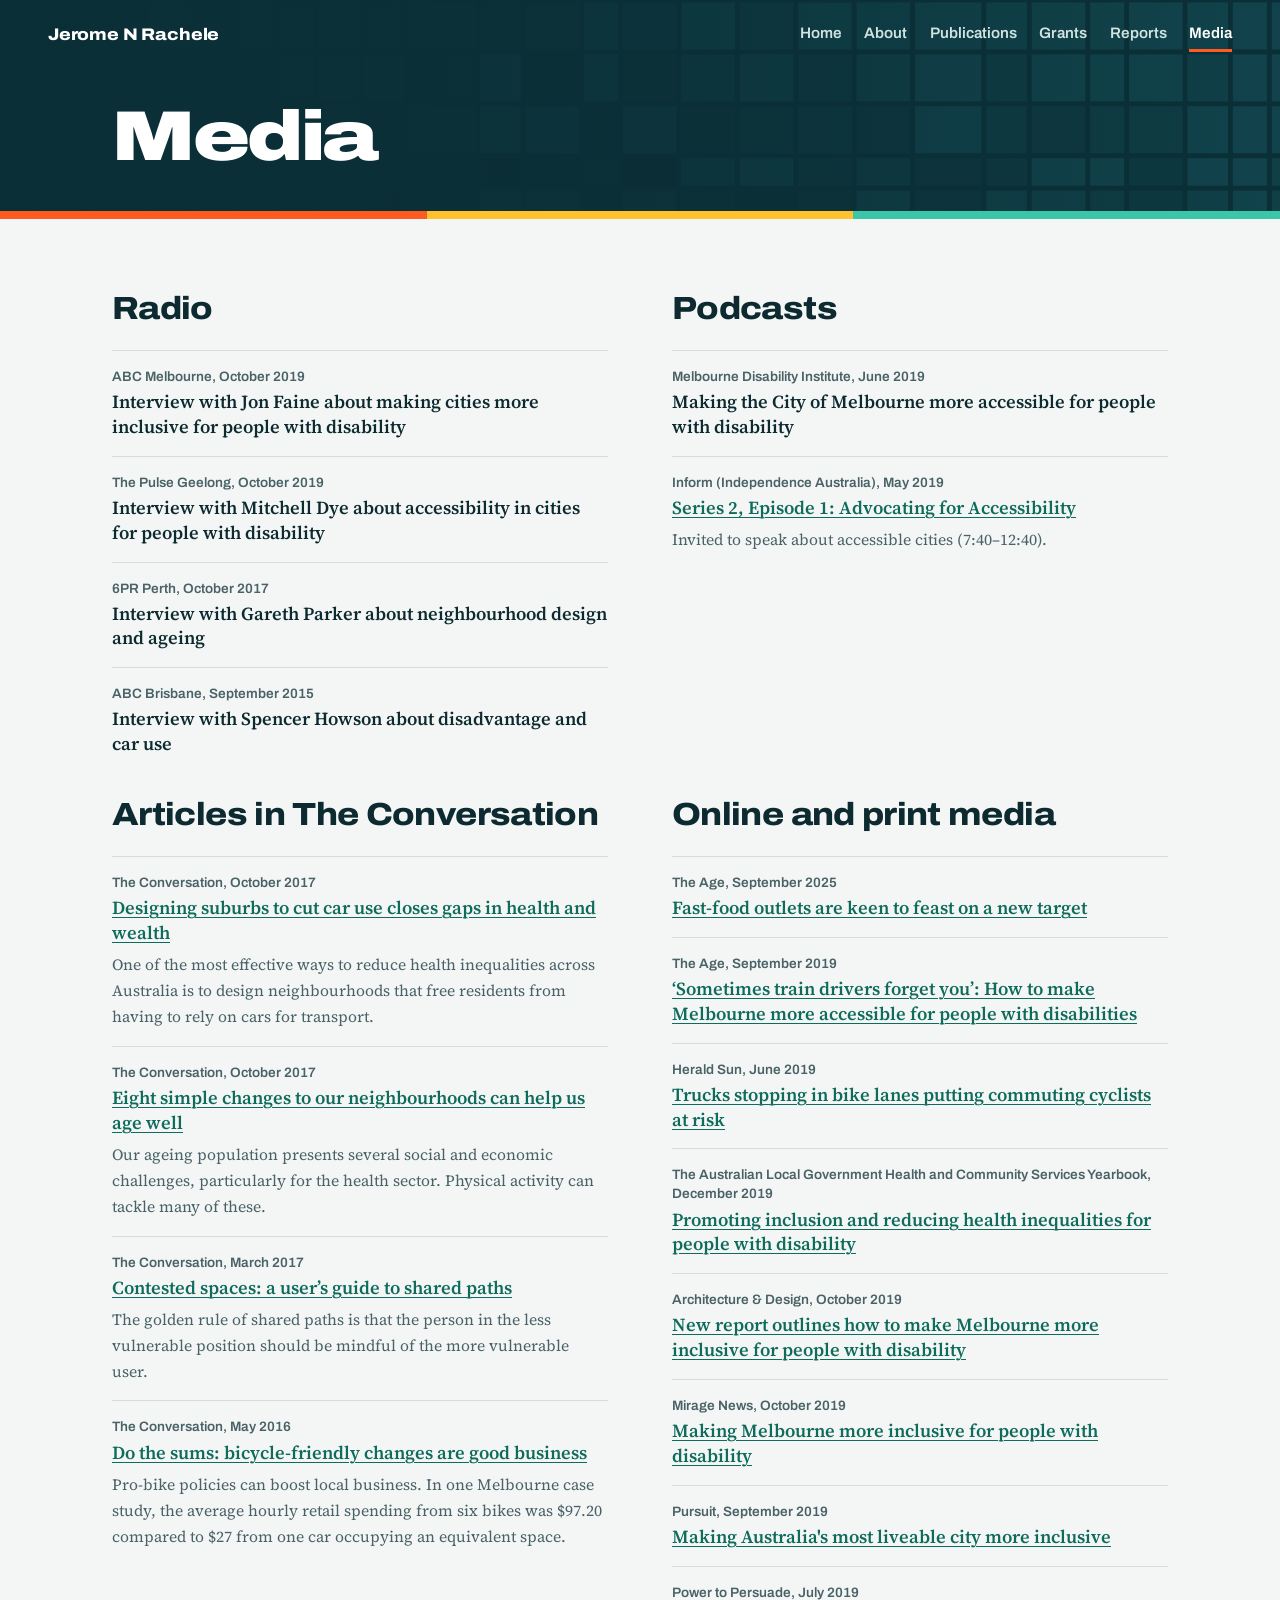
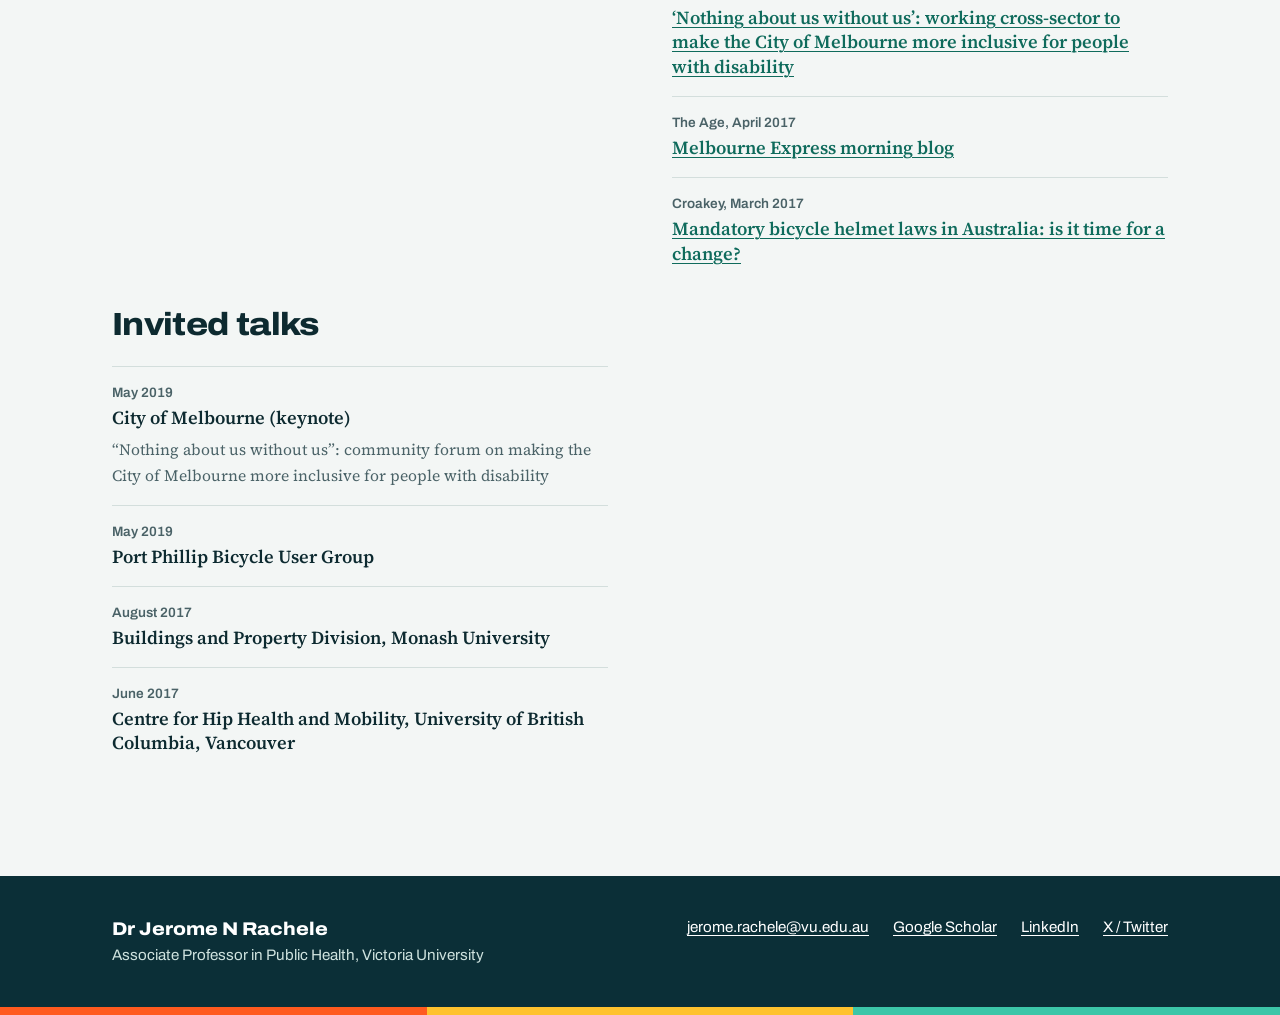
<file: media.html>
<!doctype html>
<html lang="en-AU">
<head>
<meta charset="utf-8">
<meta name="viewport" content="width=device-width, initial-scale=1">
<title>Media | Dr Jerome N Rachele</title>
<meta name="description" content="Radio, podcast and press appearances by Dr Jerome N Rachele.">
<meta property="og:title" content="Media | Dr Jerome N Rachele">
<meta property="og:description" content="Radio, podcast and press appearances by Dr Jerome N Rachele.">
<meta property="og:type" content="website">
<meta name="theme-color" content="#0b2f37">
<link rel="icon" href="favicon.svg" type="image/svg+xml">
<link rel="preconnect" href="https://fonts.googleapis.com">
<link rel="preconnect" href="https://fonts.gstatic.com" crossorigin>
<link rel="stylesheet" href="https://fonts.googleapis.com/css2?family=Archivo:wdth,wght@62..125,400..900&family=Source+Serif+4:ital,opsz,wght@0,8..60,400;0,8..60,600;1,8..60,400&display=swap">
<link rel="stylesheet" href="styles.css">
</head>
<body>
<a class="skip" href="#main">Skip to content</a>
<header class="site-header">
  <a class="wordmark" href="index.html">Jerome N Rachele</a>
  <nav aria-label="Main"><a href="index.html">Home</a><a href="about.html">About</a><a href="academic-publications.html">Publications</a><a href="grants.html">Grants</a><a href="reports.html">Reports</a><a href="media.html" aria-current="page">Media</a></nav>
</header>
<div class="page-band"><svg class="citymap" viewBox="0 0 1600 260" preserveAspectRatio="xMidYMid slice" aria-hidden="true"><g class="blocks"><rect x="3" y="3" width="50" height="58" fill="#09272e" style="--d:0"/><rect x="3" y="67" width="50" height="58" fill="#0b2f37" style="--d:2"/><rect x="3" y="131" width="50" height="58" fill="#09272e" style="--d:0"/><rect x="3" y="195" width="50" height="34" fill="#0a2b32" style="--d:1"/><rect x="3" y="235" width="50" height="50" fill="#09272e" style="--d:0"/><rect x="59" y="3" width="58" height="58" fill="#09272e" style="--d:0"/><rect x="59" y="67" width="58" height="58" fill="#09272e" style="--d:0"/><rect x="59" y="131" width="58" height="58" fill="#09272e" style="--d:0"/><rect x="59" y="195" width="58" height="34" fill="#0b2f37" style="--d:2"/><rect x="59" y="235" width="58" height="50" fill="#09272e" style="--d:0"/><rect x="123" y="3" width="66" height="58" fill="#0b2f37" style="--d:2"/><rect x="123" y="67" width="66" height="58" fill="#0c343c" style="--d:3"/><rect x="123" y="131" width="66" height="58" fill="#0b2f37" style="--d:2"/><rect x="123" y="195" width="66" height="34" fill="#0a2b32" style="--d:1"/><rect x="123" y="235" width="66" height="50" fill="#09272e" style="--d:0"/><rect x="195" y="3" width="50" height="58" fill="#0f3e47" style="--d:5"/><rect x="195" y="67" width="50" height="58" fill="#0a2b32" style="--d:1"/><rect x="195" y="131" width="50" height="58" fill="#0c343c" style="--d:3"/><rect x="195" y="195" width="50" height="34" fill="#09272e" style="--d:0"/><rect x="195" y="235" width="50" height="50" fill="#09272e" style="--d:0"/><rect x="251" y="3" width="50" height="58" fill="#0c343c" style="--d:3"/><rect x="251" y="67" width="50" height="58" fill="#0b2f37" style="--d:2"/><rect x="251" y="131" width="50" height="58" fill="#0c343c" style="--d:3"/><rect x="251" y="195" width="50" height="34" fill="#0a2b32" style="--d:1"/><rect x="251" y="235" width="50" height="50" fill="#09272e" style="--d:0"/><rect x="307" y="3" width="42" height="58" fill="#0f3e47" style="--d:5"/><rect x="307" y="67" width="42" height="58" fill="#0c343c" style="--d:3"/><rect x="307" y="131" width="42" height="58" fill="#0a2b32" style="--d:1"/><rect x="307" y="195" width="42" height="34" fill="#0a2b32" style="--d:1"/><rect x="307" y="235" width="42" height="50" fill="#0a2b32" style="--d:1"/><rect x="355" y="3" width="42" height="58" fill="#0e3941" style="--d:4"/><rect x="355" y="67" width="42" height="58" fill="#0e3941" style="--d:4"/><rect x="355" y="131" width="42" height="58" fill="#0a2b32" style="--d:1"/><rect x="355" y="195" width="42" height="34" fill="#0a2b32" style="--d:1"/><rect x="355" y="235" width="42" height="50" fill="#09272e" style="--d:0"/><rect x="403" y="3" width="50" height="58" fill="#0f3e47" style="--d:5"/><rect x="403" y="67" width="50" height="58" fill="#0f3e47" style="--d:5"/><rect x="403" y="131" width="50" height="58" fill="#0f3e47" style="--d:5"/><rect x="403" y="195" width="50" height="34" fill="#0c343c" style="--d:3"/><rect x="403" y="235" width="50" height="50" fill="#0a2b32" style="--d:1"/><rect x="459" y="3" width="50" height="58" fill="#0e3941" style="--d:4"/><rect x="459" y="67" width="50" height="58" fill="#11444d" style="--d:6"/><rect x="459" y="131" width="50" height="58" fill="#0b2f37" style="--d:2"/><rect x="459" y="195" width="50" height="34" fill="#0a2b32" style="--d:1"/><rect x="459" y="235" width="50" height="50" fill="#09272e" style="--d:0"/><rect x="515" y="3" width="82" height="58" fill="#0e3941" style="--d:4"/><rect x="515" y="67" width="82" height="58" fill="#0c343c" style="--d:3"/><rect x="515" y="131" width="82" height="58" fill="#0e3941" style="--d:4"/><rect x="515" y="195" width="82" height="34" fill="#0b2f37" style="--d:2"/><rect x="515" y="235" width="82" height="50" fill="#0b2f37" style="--d:2"/><rect x="603" y="3" width="50" height="58" fill="#0c343c" style="--d:3"/><rect x="603" y="67" width="50" height="58" fill="#134a53" style="--d:7"/><rect x="603" y="131" width="50" height="58" fill="#11444d" style="--d:6"/><rect x="603" y="195" width="50" height="34" fill="#0a2b32" style="--d:1"/><rect x="603" y="235" width="50" height="50" fill="#0f3e47" style="--d:5"/><rect x="659" y="3" width="66" height="58" fill="#0e3941" style="--d:4"/><rect x="659" y="67" width="66" height="58" fill="#0b2f37" style="--d:2"/><rect x="659" y="131" width="66" height="58" fill="#11444d" style="--d:6"/><rect x="659" y="195" width="66" height="34" fill="#0b2f37" style="--d:2"/><rect x="659" y="235" width="66" height="50" fill="#0e3941" style="--d:4"/><rect x="731" y="3" width="42" height="58" fill="#134a53" style="--d:7"/><rect x="731" y="67" width="42" height="58" fill="#134a53" style="--d:7"/><rect x="731" y="131" width="42" height="58" fill="#0b2f37" style="--d:2"/><rect x="731" y="195" width="42" height="34" fill="#0c343c" style="--d:3"/><rect x="731" y="235" width="42" height="50" fill="#0b2f37" style="--d:2"/><rect x="779" y="3" width="66" height="58" fill="#0f3e47" style="--d:5"/><rect x="779" y="67" width="66" height="58" fill="#0c343c" style="--d:3"/><rect x="779" y="131" width="66" height="58" fill="#11444d" style="--d:6"/><rect x="779" y="195" width="66" height="34" fill="#0a2b32" style="--d:1"/><rect x="779" y="235" width="66" height="50" fill="#0e3941" style="--d:4"/><rect x="851" y="3" width="66" height="58" fill="#145059" style="--d:8"/><rect x="851" y="67" width="66" height="58" fill="#11444d" style="--d:6"/><rect x="851" y="131" width="66" height="58" fill="#0c343c" style="--d:3"/><rect x="851" y="195" width="66" height="34" fill="#11444d" style="--d:6"/><rect x="851" y="235" width="66" height="50" fill="#0c343c" style="--d:3"/><rect x="923" y="3" width="66" height="58" fill="#11444d" style="--d:6"/><rect x="923" y="67" width="66" height="58" fill="#134a53" style="--d:7"/><rect x="923" y="131" width="66" height="58" fill="#0e3941" style="--d:4"/><rect x="923" y="195" width="66" height="34" fill="#134a53" style="--d:7"/><rect x="923" y="235" width="66" height="50" fill="#0b2f37" style="--d:2"/><rect x="995" y="3" width="66" height="58" fill="#145059" style="--d:8"/><rect x="995" y="67" width="66" height="58" fill="#0f3e47" style="--d:5"/><rect x="995" y="131" width="66" height="58" fill="#0f3e47" style="--d:5"/><rect x="995" y="195" width="66" height="34" fill="#0e3941" style="--d:4"/><rect x="995" y="235" width="66" height="50" fill="#0c343c" style="--d:3"/><rect x="1067" y="3" width="66" height="58" fill="#145059" style="--d:8"/><rect x="1067" y="67" width="66" height="58" fill="#134a53" style="--d:7"/><rect x="1067" y="131" width="66" height="58" fill="#0e3941" style="--d:4"/><rect x="1067" y="195" width="66" height="34" fill="#11444d" style="--d:6"/><rect x="1067" y="235" width="66" height="50" fill="#134a53" style="--d:7"/><rect x="1139" y="3" width="82" height="58" fill="#16505a" style="--d:9"/><rect x="1139" y="67" width="82" height="58" fill="#16505a" style="--d:9"/><rect x="1139" y="131" width="82" height="58" fill="#145059" style="--d:8"/><rect x="1139" y="195" width="82" height="34" fill="#0e3941" style="--d:4"/><rect x="1139" y="235" width="82" height="50" fill="#0e3941" style="--d:4"/><rect x="1227" y="3" width="50" height="58" fill="#145059" style="--d:8"/><rect x="1227" y="67" width="50" height="58" fill="#11444d" style="--d:6"/><rect x="1227" y="131" width="50" height="58" fill="#11444d" style="--d:6"/><rect x="1227" y="195" width="50" height="34" fill="#0f3e47" style="--d:5"/><rect x="1227" y="235" width="50" height="50" fill="#134a53" style="--d:7"/><rect x="1283" y="3" width="66" height="58" fill="#16505a" style="--d:9"/><rect x="1283" y="67" width="66" height="58" fill="#145059" style="--d:8"/><rect x="1283" y="131" width="66" height="58" fill="#0f3e47" style="--d:5"/><rect x="1283" y="195" width="66" height="34" fill="#145059" style="--d:8"/><rect x="1283" y="235" width="66" height="50" fill="#134a53" style="--d:7"/><rect x="1355" y="3" width="42" height="58" fill="#16505a" style="--d:9"/><rect x="1355" y="67" width="42" height="58" fill="#145059" style="--d:8"/><rect x="1355" y="131" width="42" height="58" fill="#11444d" style="--d:6"/><rect x="1355" y="195" width="42" height="34" fill="#16505a" style="--d:9"/><rect x="1355" y="235" width="42" height="50" fill="#11444d" style="--d:6"/><rect x="1403" y="3" width="66" height="58" fill="#16505a" style="--d:9"/><rect x="1403" y="67" width="66" height="58" fill="#145059" style="--d:8"/><rect x="1403" y="131" width="66" height="58" fill="#11444d" style="--d:6"/><rect x="1403" y="195" width="66" height="34" fill="#0f3e47" style="--d:5"/><rect x="1403" y="235" width="66" height="50" fill="#0f3e47" style="--d:5"/><rect x="1475" y="3" width="50" height="58" fill="#145059" style="--d:8"/><rect x="1475" y="67" width="50" height="58" fill="#134a53" style="--d:7"/><rect x="1475" y="131" width="50" height="58" fill="#145059" style="--d:8"/><rect x="1475" y="195" width="50" height="34" fill="#16505a" style="--d:9"/><rect x="1475" y="235" width="50" height="50" fill="#134a53" style="--d:7"/><rect x="1531" y="3" width="42" height="58" fill="#16505a" style="--d:9"/><rect x="1531" y="67" width="42" height="58" fill="#16505a" style="--d:9"/><rect x="1531" y="131" width="42" height="58" fill="#16505a" style="--d:9"/><rect x="1531" y="195" width="42" height="34" fill="#16505a" style="--d:9"/><rect x="1531" y="235" width="42" height="50" fill="#145059" style="--d:8"/><rect x="1579" y="3" width="58" height="58" fill="#16505a" style="--d:9"/><rect x="1579" y="67" width="58" height="58" fill="#16505a" style="--d:9"/><rect x="1579" y="131" width="58" height="58" fill="#145059" style="--d:8"/><rect x="1579" y="195" width="58" height="34" fill="#134a53" style="--d:7"/><rect x="1579" y="235" width="58" height="50" fill="#134a53" style="--d:7"/></g></svg><div class="wrap"><h1>Media</h1></div></div><div class="routebar" aria-hidden="true"><span style="background:var(--signal)"></span><span style="background:var(--sun)"></span><span style="background:var(--mint)"></span></div>
<main id="main">
<section class="wrap block media-grid"><section class="media-group"><h2 class="section-title">Radio</h2><ul class="media"><li><p class="media-meta">ABC Melbourne, <time>October 2019</time></p><h3>Interview with Jon Faine about making cities more inclusive for people with disability</h3></li><li><p class="media-meta">The Pulse Geelong, <time>October 2019</time></p><h3>Interview with Mitchell Dye about accessibility in cities for people with disability</h3></li><li><p class="media-meta">6PR Perth, <time>October 2017</time></p><h3>Interview with Gareth Parker about neighbourhood design and ageing</h3></li><li><p class="media-meta">ABC Brisbane, <time>September 2015</time></p><h3>Interview with Spencer Howson about disadvantage and car use</h3></li></ul></section><section class="media-group"><h2 class="section-title">Podcasts</h2><ul class="media"><li><p class="media-meta">Melbourne Disability Institute, <time>June 2019</time></p><h3>Making the City of Melbourne more accessible for people with disability</h3></li><li><p class="media-meta">Inform (Independence Australia), <time>May 2019</time></p><h3><a href="https://www.informonline.org.au/series-2-episode-1-advocating-for-accessibility/" rel="noopener">Series 2, Episode 1: Advocating for Accessibility</a></h3><p class=note>Invited to speak about accessible cities (7:40–12:40).</p></li></ul></section><section class="media-group"><h2 class="section-title">Articles in The Conversation</h2><ul class="media"><li><p class="media-meta">The Conversation, <time>October 2017</time></p><h3><a href="https://theconversation.com/designing-suburbs-to-cut-car-use-closes-gaps-in-health-and-wealth-83961" rel="noopener">Designing suburbs to cut car use closes gaps in health and wealth</a></h3><p class=note>One of the most effective ways to reduce health inequalities across Australia is to design neighbourhoods that free residents from having to rely on cars for transport.</p></li><li><p class="media-meta">The Conversation, <time>October 2017</time></p><h3><a href="https://theconversation.com/eight-simple-changes-to-our-neighbourhoods-can-help-us-age-well-83962" rel="noopener">Eight simple changes to our neighbourhoods can help us age well</a></h3><p class=note>Our ageing population presents several social and economic challenges, particularly for the health sector. Physical activity can tackle many of these.</p></li><li><p class="media-meta">The Conversation, <time>March 2017</time></p><h3><a href="https://theconversation.com/contested-spaces-a-users-guide-to-shared-paths-72186" rel="noopener">Contested spaces: a user’s guide to shared paths</a></h3><p class=note>The golden rule of shared paths is that the person in the less vulnerable position should be mindful of the more vulnerable user.</p></li><li><p class="media-meta">The Conversation, <time>May 2016</time></p><h3><a href="https://theconversation.com/do-the-sums-bicycle-friendly-changes-are-good-business-58213" rel="noopener">Do the sums: bicycle-friendly changes are good business</a></h3><p class=note>Pro-bike policies can boost local business. In one Melbourne case study, the average hourly retail spending from six bikes was $97.20 compared to $27 from one car occupying an equivalent space.</p></li></ul></section><section class="media-group"><h2 class="section-title">Online and print media</h2><ul class="media"><li><p class="media-meta">The Age, <time>September 2025</time></p><h3><a href="files/media/the-age-fast-food-outlets-are-keen-to.pdf">Fast-food outlets are keen to feast on a new target</a></h3></li><li><p class="media-meta">The Age, <time>September 2019</time></p><h3><a href="https://www.theage.com.au/national/victoria/sometimes-train-drivers-forget-you-how-to-make-melbourne-more-accessible-for-people-with-disabilities-20190927-p52vmk.html" rel="noopener">‘Sometimes train drivers forget you’: How to make Melbourne more accessible for people with disabilities</a></h3></li><li><p class="media-meta">Herald Sun, <time>June 2019</time></p><h3><a href="https://www.heraldsun.com.au/news/victoria/trucks-stopping-in-bike-lanes-putting-commuting-cyclists-at-risk/news-story/1f68880525ff7a7e53e2951b22676b9b" rel="noopener">Trucks stopping in bike lanes putting commuting cyclists at risk</a></h3></li><li><p class="media-meta">The Australian Local Government Health and Community Services Yearbook, <time>December 2019</time></p><h3><a href="https://algyhcs.partica.online/algy-health-community-services/algy-health-community-services-2019/flipbook" rel="noopener">Promoting inclusion and reducing health inequalities for people with disability</a></h3></li><li><p class="media-meta">Architecture &amp; Design, <time>October 2019</time></p><h3><a href="https://www.architectureanddesign.com.au/news/report-outlines-how-to-make-melbourne-inclusive" rel="noopener">New report outlines how to make Melbourne more inclusive for people with disability</a></h3></li><li><p class="media-meta">Mirage News, <time>October 2019</time></p><h3><a href="https://www.miragenews.com/making-melbourne-more-inclusive-for-people-with-disability/" rel="noopener">Making Melbourne more inclusive for people with disability</a></h3></li><li><p class="media-meta">Pursuit, <time>September 2019</time></p><h3><a href="https://pursuit.unimelb.edu.au/articles/making-australia-s-most-liveable-city-more-inclusive" rel="noopener">Making Australia&#x27;s most liveable city more inclusive</a></h3></li><li><p class="media-meta">Power to Persuade, <time>July 2019</time></p><h3><a href="http://www.powertopersuade.org.au/blog/nothing-about-us-without-us-working-cross-sector-to-make-the-city-of-melbourne-more-inclusive-for-people-with-disability/9/7/2019" rel="noopener">‘Nothing about us without us’: working cross-sector to make the City of Melbourne more inclusive for people with disability</a></h3></li><li><p class="media-meta">The Age, <time>April 2017</time></p><h3><a href="https://www.theage.com.au/national/victoria/melbourne-express-wednesday-april-5-2017-20170404-gvd2kk.html" rel="noopener">Melbourne Express morning blog</a></h3></li><li><p class="media-meta">Croakey, <time>March 2017</time></p><h3><a href="https://croakey.org/mandatory-bicycle-helmet-laws-in-australia-is-it-time-for-a-change/" rel="noopener">Mandatory bicycle helmet laws in Australia: is it time for a change?</a></h3></li></ul></section><section class="media-group"><h2 class="section-title">Invited talks</h2><ul class="media"><li><p class="media-meta">May 2019</p><h3>City of Melbourne (keynote)</h3><p class=note>“Nothing about us without us”: community forum on making the City of Melbourne more inclusive for people with disability</p></li><li><p class="media-meta">May 2019</p><h3>Port Phillip Bicycle User Group</h3></li><li><p class="media-meta">August 2017</p><h3>Buildings and Property Division, Monash University</h3></li><li><p class="media-meta">June 2017</p><h3>Centre for Hip Health and Mobility, University of British Columbia, Vancouver</h3></li></ul></section></section>
</main>
<footer class="site-footer">
  <div class="wrap foot">
    <div>
      <p class="foot-name">Dr Jerome N Rachele</p>
      <p>Associate Professor in Public Health, Victoria University</p>
    </div>
    <ul class="foot-links">
      <li><a href="mailto:jerome.rachele@vu.edu.au">jerome.rachele@vu.edu.au</a></li>
      <li><a href="https://scholar.google.com.au/citations?user=jFlI1NMAAAAJ&hl=en" rel="noopener">Google Scholar</a></li>
      <li><a href="https://www.linkedin.com/in/jerome-rachele-14006b37/" rel="noopener">LinkedIn</a></li>
      <li><a href="https://twitter.com/JN_Rachele" rel="noopener">X / Twitter</a></li>
    </ul>
  </div>
  <div class="routebar" aria-hidden="true"><span style="background:var(--signal)"></span><span style="background:var(--sun)"></span><span style="background:var(--mint)"></span></div>
</footer>
</body>
</html>
</file>
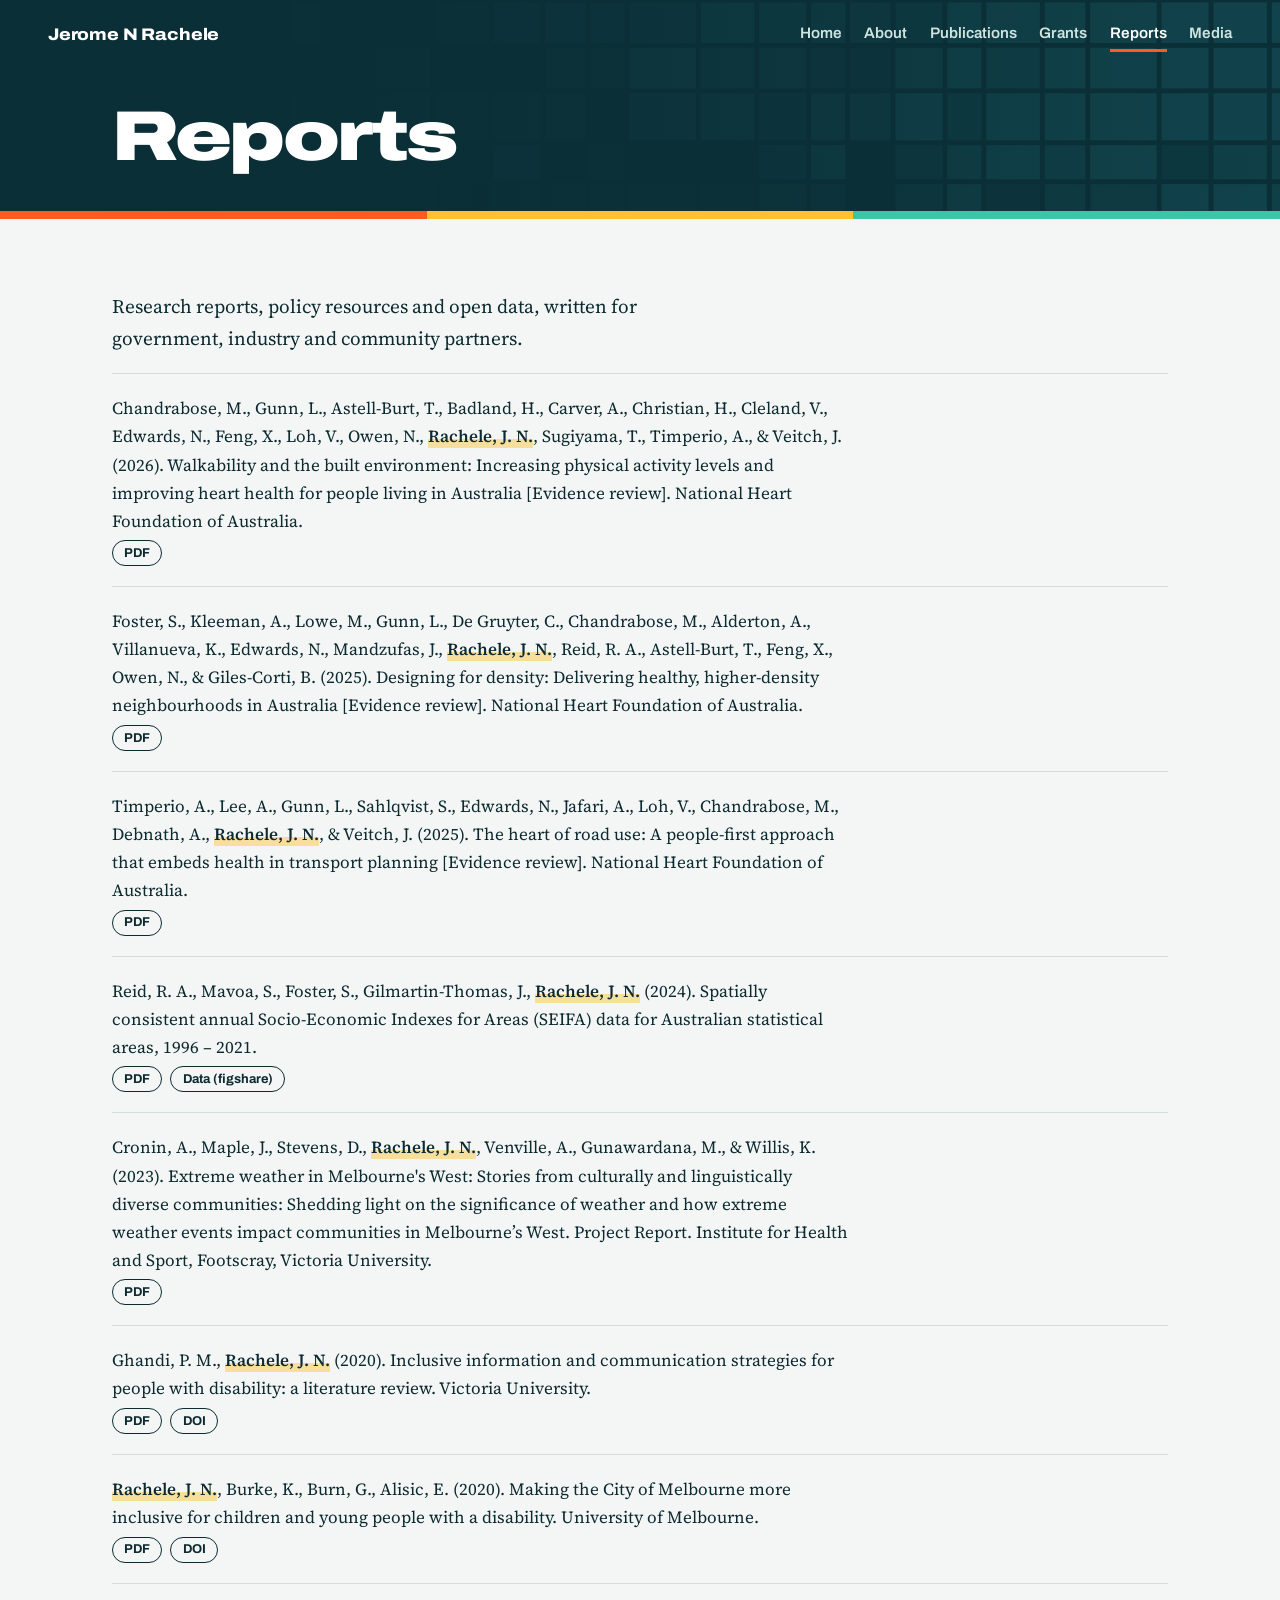
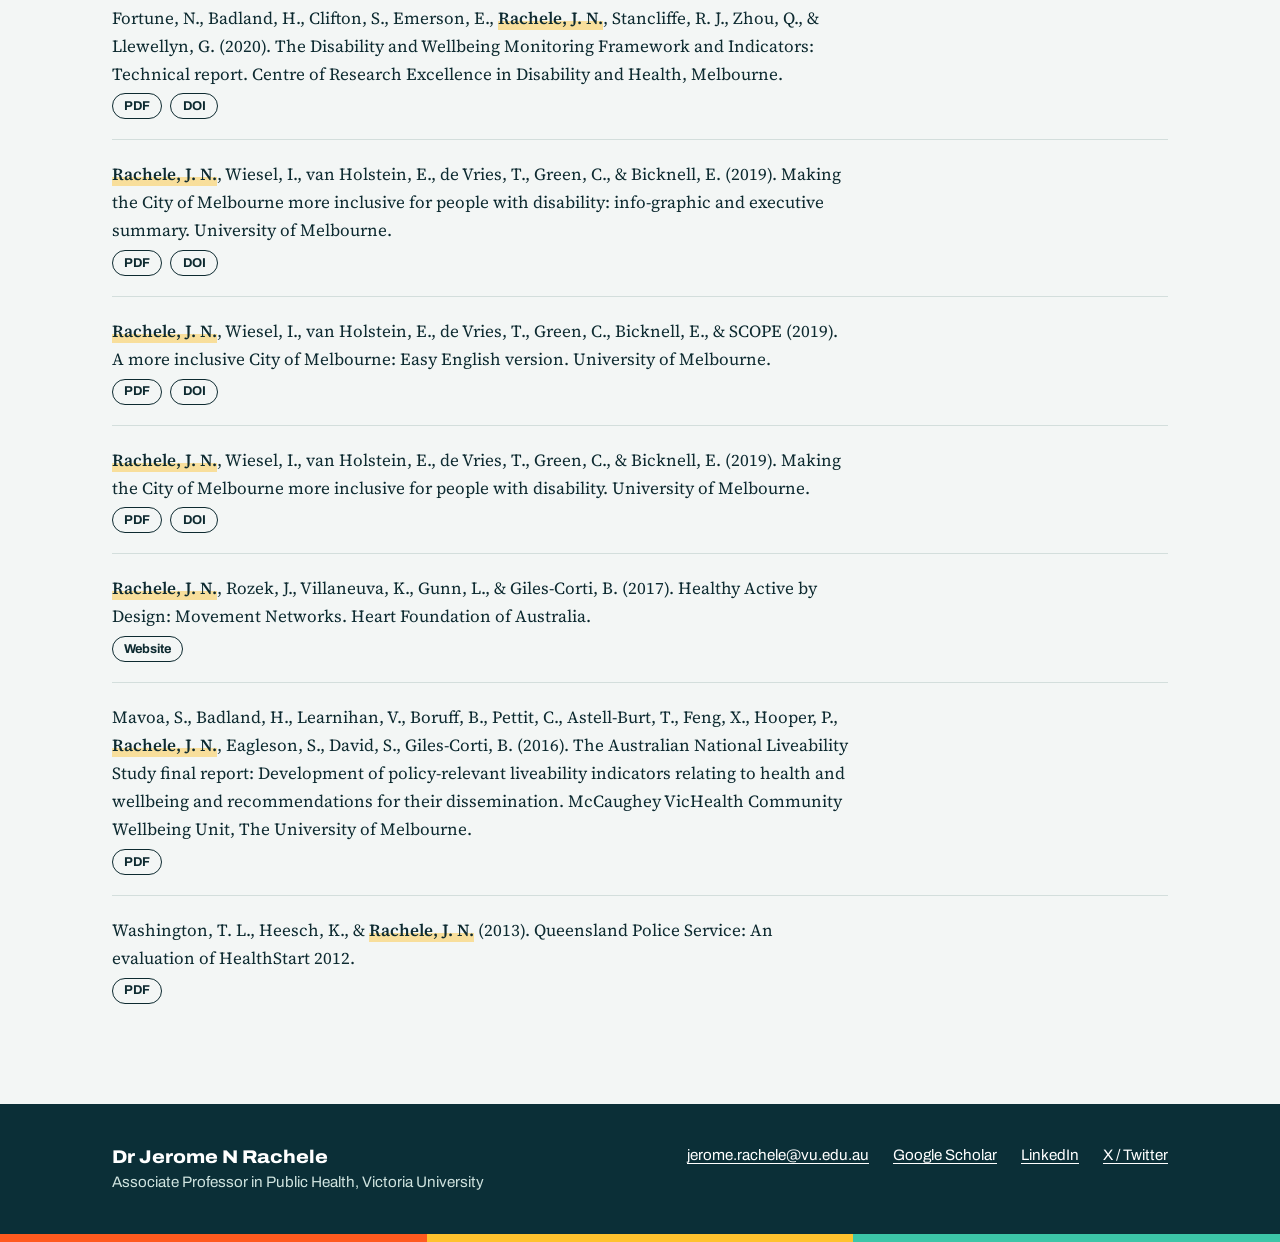
<file: reports.html>
<!doctype html>
<html lang="en-AU">
<head>
<meta charset="utf-8">
<meta name="viewport" content="width=device-width, initial-scale=1">
<title>Reports | Dr Jerome N Rachele</title>
<meta name="description" content="Research reports and datasets by Dr Jerome N Rachele.">
<meta property="og:title" content="Reports | Dr Jerome N Rachele">
<meta property="og:description" content="Research reports and datasets by Dr Jerome N Rachele.">
<meta property="og:type" content="website">
<meta name="theme-color" content="#0b2f37">
<link rel="icon" href="favicon.svg" type="image/svg+xml">
<link rel="preconnect" href="https://fonts.googleapis.com">
<link rel="preconnect" href="https://fonts.gstatic.com" crossorigin>
<link rel="stylesheet" href="https://fonts.googleapis.com/css2?family=Archivo:wdth,wght@62..125,400..900&family=Source+Serif+4:ital,opsz,wght@0,8..60,400;0,8..60,600;1,8..60,400&display=swap">
<link rel="stylesheet" href="styles.css">
</head>
<body>
<a class="skip" href="#main">Skip to content</a>
<header class="site-header">
  <a class="wordmark" href="index.html">Jerome N Rachele</a>
  <nav aria-label="Main"><a href="index.html">Home</a><a href="about.html">About</a><a href="academic-publications.html">Publications</a><a href="grants.html">Grants</a><a href="reports.html" aria-current="page">Reports</a><a href="media.html">Media</a></nav>
</header>
<div class="page-band"><svg class="citymap" viewBox="0 0 1600 260" preserveAspectRatio="xMidYMid slice" aria-hidden="true"><g class="blocks"><rect x="3" y="3" width="82" height="50" fill="#0b2f37" style="--d:2"/><rect x="3" y="59" width="82" height="50" fill="#09272e" style="--d:0"/><rect x="3" y="115" width="82" height="58" fill="#0a2b32" style="--d:1"/><rect x="3" y="179" width="82" height="42" fill="#0b2f37" style="--d:2"/><rect x="3" y="227" width="82" height="50" fill="#0a2b32" style="--d:1"/><rect x="91" y="3" width="42" height="50" fill="#0c343c" style="--d:3"/><rect x="91" y="59" width="42" height="50" fill="#09272e" style="--d:0"/><rect x="91" y="115" width="42" height="58" fill="#09272e" style="--d:0"/><rect x="91" y="179" width="42" height="42" fill="#09272e" style="--d:0"/><rect x="91" y="227" width="42" height="50" fill="#0a2b32" style="--d:1"/><rect x="139" y="3" width="66" height="50" fill="#0a2b32" style="--d:1"/><rect x="139" y="59" width="66" height="50" fill="#0a2b32" style="--d:1"/><rect x="139" y="115" width="66" height="58" fill="#0c343c" style="--d:3"/><rect x="139" y="179" width="66" height="42" fill="#09272e" style="--d:0"/><rect x="139" y="227" width="66" height="50" fill="#09272e" style="--d:0"/><rect x="211" y="3" width="66" height="50" fill="#0b2f37" style="--d:2"/><rect x="211" y="59" width="66" height="50" fill="#09272e" style="--d:0"/><rect x="211" y="115" width="66" height="58" fill="#0b2f37" style="--d:2"/><rect x="211" y="179" width="66" height="42" fill="#0b2f37" style="--d:2"/><rect x="211" y="227" width="66" height="50" fill="#09272e" style="--d:0"/><rect x="283" y="3" width="82" height="50" fill="#0b2f37" style="--d:2"/><rect x="283" y="59" width="82" height="50" fill="#0b2f37" style="--d:2"/><rect x="283" y="115" width="82" height="58" fill="#09272e" style="--d:0"/><rect x="283" y="179" width="82" height="42" fill="#0a2b32" style="--d:1"/><rect x="283" y="227" width="82" height="50" fill="#0a2b32" style="--d:1"/><rect x="371" y="3" width="42" height="50" fill="#0f3e47" style="--d:5"/><rect x="371" y="59" width="42" height="50" fill="#0c343c" style="--d:3"/><rect x="371" y="115" width="42" height="58" fill="#0e3941" style="--d:4"/><rect x="371" y="179" width="42" height="42" fill="#09272e" style="--d:0"/><rect x="371" y="227" width="42" height="50" fill="#0a2b32" style="--d:1"/><rect x="419" y="3" width="50" height="50" fill="#0e3941" style="--d:4"/><rect x="419" y="59" width="50" height="50" fill="#0e3941" style="--d:4"/><rect x="419" y="115" width="50" height="58" fill="#09272e" style="--d:0"/><rect x="419" y="179" width="50" height="42" fill="#0c343c" style="--d:3"/><rect x="419" y="227" width="50" height="50" fill="#09272e" style="--d:0"/><rect x="475" y="3" width="66" height="50" fill="#0c343c" style="--d:3"/><rect x="475" y="59" width="66" height="50" fill="#0f3e47" style="--d:5"/><rect x="475" y="115" width="66" height="58" fill="#0f3e47" style="--d:5"/><rect x="475" y="179" width="66" height="42" fill="#0a2b32" style="--d:1"/><rect x="475" y="227" width="66" height="50" fill="#0a2b32" style="--d:1"/><rect x="547" y="3" width="66" height="50" fill="#0e3941" style="--d:4"/><rect x="547" y="59" width="66" height="50" fill="#0c343c" style="--d:3"/><rect x="547" y="115" width="66" height="58" fill="#0e3941" style="--d:4"/><rect x="547" y="179" width="66" height="42" fill="#0a2b32" style="--d:1"/><rect x="547" y="227" width="66" height="50" fill="#09272e" style="--d:0"/><rect x="619" y="3" width="58" height="50" fill="#0f3e47" style="--d:5"/><rect x="619" y="59" width="58" height="50" fill="#0b2f37" style="--d:2"/><rect x="619" y="115" width="58" height="58" fill="#0e3941" style="--d:4"/><rect x="619" y="179" width="58" height="42" fill="#0f3e47" style="--d:5"/><rect x="619" y="227" width="58" height="50" fill="#0c343c" style="--d:3"/><rect x="683" y="3" width="50" height="50" fill="#11444d" style="--d:6"/><rect x="683" y="59" width="50" height="50" fill="#0e3941" style="--d:4"/><rect x="683" y="115" width="50" height="58" fill="#0e3941" style="--d:4"/><rect x="683" y="179" width="50" height="42" fill="#0a2b32" style="--d:1"/><rect x="683" y="227" width="50" height="50" fill="#0c343c" style="--d:3"/><rect x="739" y="3" width="42" height="50" fill="#0f3e47" style="--d:5"/><rect x="739" y="59" width="42" height="50" fill="#0e3941" style="--d:4"/><rect x="739" y="115" width="42" height="58" fill="#0b2f37" style="--d:2"/><rect x="739" y="179" width="42" height="42" fill="#0c343c" style="--d:3"/><rect x="739" y="227" width="42" height="50" fill="#0c343c" style="--d:3"/><rect x="787" y="3" width="82" height="50" fill="#11444d" style="--d:6"/><rect x="787" y="59" width="82" height="50" fill="#134a53" style="--d:7"/><rect x="787" y="115" width="82" height="58" fill="#11444d" style="--d:6"/><rect x="787" y="179" width="82" height="42" fill="#0b2f37" style="--d:2"/><rect x="787" y="227" width="82" height="50" fill="#0c343c" style="--d:3"/><rect x="875" y="3" width="66" height="50" fill="#145059" style="--d:8"/><rect x="875" y="59" width="66" height="50" fill="#11444d" style="--d:6"/><rect x="875" y="115" width="66" height="58" fill="#11444d" style="--d:6"/><rect x="875" y="179" width="66" height="42" fill="#0b2f37" style="--d:2"/><rect x="875" y="227" width="66" height="50" fill="#0c343c" style="--d:3"/><rect x="947" y="3" width="58" height="50" fill="#134a53" style="--d:7"/><rect x="947" y="59" width="58" height="50" fill="#11444d" style="--d:6"/><rect x="947" y="115" width="58" height="58" fill="#0f3e47" style="--d:5"/><rect x="947" y="179" width="58" height="42" fill="#0f3e47" style="--d:5"/><rect x="947" y="227" width="58" height="50" fill="#0e3941" style="--d:4"/><rect x="1011" y="3" width="42" height="50" fill="#134a53" style="--d:7"/><rect x="1011" y="59" width="42" height="50" fill="#0f3e47" style="--d:5"/><rect x="1011" y="115" width="42" height="58" fill="#11444d" style="--d:6"/><rect x="1011" y="179" width="42" height="42" fill="#134a53" style="--d:7"/><rect x="1011" y="227" width="42" height="50" fill="#0e3941" style="--d:4"/><rect x="1059" y="3" width="50" height="50" fill="#11444d" style="--d:6"/><rect x="1059" y="59" width="50" height="50" fill="#0e3941" style="--d:4"/><rect x="1059" y="115" width="50" height="58" fill="#11444d" style="--d:6"/><rect x="1059" y="179" width="50" height="42" fill="#0b2f37" style="--d:2"/><rect x="1059" y="227" width="50" height="50" fill="#0b2f37" style="--d:2"/><rect x="1115" y="3" width="58" height="50" fill="#11444d" style="--d:6"/><rect x="1115" y="59" width="58" height="50" fill="#134a53" style="--d:7"/><rect x="1115" y="115" width="58" height="58" fill="#145059" style="--d:8"/><rect x="1115" y="179" width="58" height="42" fill="#0f3e47" style="--d:5"/><rect x="1115" y="227" width="58" height="50" fill="#0f3e47" style="--d:5"/><rect x="1179" y="3" width="42" height="50" fill="#145059" style="--d:8"/><rect x="1179" y="59" width="42" height="50" fill="#145059" style="--d:8"/><rect x="1179" y="115" width="42" height="58" fill="#11444d" style="--d:6"/><rect x="1179" y="179" width="42" height="42" fill="#134a53" style="--d:7"/><rect x="1179" y="227" width="42" height="50" fill="#134a53" style="--d:7"/><rect x="1227" y="3" width="66" height="50" fill="#16505a" style="--d:9"/><rect x="1227" y="59" width="66" height="50" fill="#134a53" style="--d:7"/><rect x="1227" y="115" width="66" height="58" fill="#145059" style="--d:8"/><rect x="1227" y="179" width="66" height="42" fill="#145059" style="--d:8"/><rect x="1227" y="227" width="66" height="50" fill="#0e3941" style="--d:4"/><rect x="1299" y="3" width="50" height="50" fill="#145059" style="--d:8"/><rect x="1299" y="59" width="50" height="50" fill="#145059" style="--d:8"/><rect x="1299" y="115" width="50" height="58" fill="#145059" style="--d:8"/><rect x="1299" y="179" width="50" height="42" fill="#134a53" style="--d:7"/><rect x="1299" y="227" width="50" height="50" fill="#11444d" style="--d:6"/><rect x="1355" y="3" width="82" height="50" fill="#16505a" style="--d:9"/><rect x="1355" y="59" width="82" height="50" fill="#145059" style="--d:8"/><rect x="1355" y="115" width="82" height="58" fill="#16505a" style="--d:9"/><rect x="1355" y="179" width="82" height="42" fill="#16505a" style="--d:9"/><rect x="1355" y="227" width="82" height="50" fill="#11444d" style="--d:6"/><rect x="1443" y="3" width="58" height="50" fill="#16505a" style="--d:9"/><rect x="1443" y="59" width="58" height="50" fill="#16505a" style="--d:9"/><rect x="1443" y="115" width="58" height="58" fill="#16505a" style="--d:9"/><rect x="1443" y="179" width="58" height="42" fill="#0f3e47" style="--d:5"/><rect x="1443" y="227" width="58" height="50" fill="#145059" style="--d:8"/><rect x="1507" y="3" width="66" height="50" fill="#16505a" style="--d:9"/><rect x="1507" y="59" width="66" height="50" fill="#16505a" style="--d:9"/><rect x="1507" y="115" width="66" height="58" fill="#16505a" style="--d:9"/><rect x="1507" y="179" width="66" height="42" fill="#134a53" style="--d:7"/><rect x="1507" y="227" width="66" height="50" fill="#145059" style="--d:8"/><rect x="1579" y="3" width="66" height="50" fill="#145059" style="--d:8"/><rect x="1579" y="59" width="66" height="50" fill="#16505a" style="--d:9"/><rect x="1579" y="115" width="66" height="58" fill="#16505a" style="--d:9"/><rect x="1579" y="179" width="66" height="42" fill="#134a53" style="--d:7"/><rect x="1579" y="227" width="66" height="50" fill="#134a53" style="--d:7"/></g></svg><div class="wrap"><h1>Reports</h1></div></div><div class="routebar" aria-hidden="true"><span style="background:var(--signal)"></span><span style="background:var(--sun)"></span><span style="background:var(--mint)"></span></div>
<main id="main">

<section class="wrap block">
  <p class="intro">Research reports, policy resources and open data, written for government, industry and community partners.</p>
  <ol class="pubs plain"><li class="pub"><p>Chandrabose, M., Gunn, L., Astell-Burt, T., Badland, H., Carver, A., Christian, H., Cleland, V., Edwards, N., Feng, X., Loh, V., Owen, N., <strong>Rachele, J. N.</strong>, Sugiyama, T., Timperio, A., &amp; Veitch, J. (2026). Walkability and the built environment: Increasing physical activity levels and improving heart health for people living in Australia [Evidence review]. National Heart Foundation of Australia.</p><span class="links"><a href="files/reports/Heart%20Foundation%20walkability%20and%20the%20built%20environment%202026.pdf">PDF</a></span></li><li class="pub"><p>Foster, S., Kleeman, A., Lowe, M., Gunn, L., De Gruyter, C., Chandrabose, M., Alderton, A., Villanueva, K., Edwards, N., Mandzufas, J., <strong>Rachele, J. N.</strong>, Reid, R. A., Astell-Burt, T., Feng, X., Owen, N., &amp; Giles-Corti, B. (2025). Designing for density: Delivering healthy, higher-density neighbourhoods in Australia [Evidence review]. National Heart Foundation of Australia.</p><span class="links"><a href="files/reports/202508%2BDesigning%2Bfor%2Bdensity%2BHF%2BEvidence%2BPaper%20(1).pdf">PDF</a></span></li><li class="pub"><p>Timperio, A., Lee, A., Gunn, L., Sahlqvist, S., Edwards, N., Jafari, A., Loh, V., Chandrabose, M., Debnath, A., <strong>Rachele, J. N.</strong>, &amp; Veitch, J. (2025). The heart of road use: A people-first approach that embeds health in transport planning [Evidence review]. National Heart Foundation of Australia.</p><span class="links"><a href="files/reports/Heart%20Foundation%20Heart%20of%20Rose%20use%202025.pdf">PDF</a></span></li><li class="pub"><p>Reid, R. A., Mavoa, S., Foster, S., Gilmartin-Thomas, J., <strong>Rachele, J. N.</strong> (2024). Spatially consistent annual Socio-Economic Indexes for Areas (SEIFA) data for Australian statistical areas, 1996 – 2021.</p><span class="links"><a href="files/reports/2024-spatially-consistent-annual-socio-economic-indexes.pdf">PDF</a><a href="https://doi.org/10.6084/m9.figshare.27936471.v1" rel="noopener">Data (figshare)</a></span></li><li class="pub"><p>Cronin, A., Maple, J., Stevens, D., <strong>Rachele, J. N.</strong>, Venville, A., Gunawardana, M., &amp; Willis, K. (2023). Extreme weather in Melbourne's West: Stories from culturally and linguistically diverse communities: Shedding light on the significance of weather and how extreme weather events impact communities in Melbourne’s West. Project Report. Institute for Health and Sport, Footscray, Victoria University.</p><span class="links"><a href="files/reports/2023-extreme-weather-in-melbourne-s-west.pdf">PDF</a></span></li><li class="pub"><p>Ghandi, P. M., <strong>Rachele, J. N.</strong> (2020). Inclusive information and communication strategies for people with disability: a literature review. Victoria University.</p><span class="links"><a href="files/reports/2020-inclusive-information-and-communication-strategies-for.pdf">PDF</a><a href="https://doi.org/10.6084/m9.figshare.12679190.v1" rel="noopener">DOI</a></span></li><li class="pub"><p><strong>Rachele, J. N.</strong>, Burke, K., Burn, G., Alisic, E. (2020). Making the City of Melbourne more inclusive for children and young people with a disability. University of Melbourne.</p><span class="links"><a href="files/reports/2020-making-the-city-of-melbourne-more.pdf">PDF</a><a href="https://doi.org/10.26188/5e6abec867741" rel="noopener">DOI</a></span></li><li class="pub"><p>Fortune, N., Badland, H., Clifton, S., Emerson, E., <strong>Rachele, J. N.</strong>, Stancliffe, R. J., Zhou, Q., &amp; Llewellyn, G. (2020). The Disability and Wellbeing Monitoring Framework and Indicators: Technical report. Centre of Research Excellence in Disability and Health, Melbourne.</p><span class="links"><a href="files/reports/2020-the-disability-and-wellbeing-monitoring-framework.pdf">PDF</a><a href="https://doi.org/10.26188/5e8d144531585" rel="noopener">DOI</a></span></li><li class="pub"><p><strong>Rachele, J. N.</strong>, Wiesel, I., van Holstein, E., de Vries, T., Green, C., &amp; Bicknell, E. (2019). Making the City of Melbourne more inclusive for people with disability: info-graphic and executive summary. University of Melbourne.</p><span class="links"><a href="files/reports/2019-making-the-city-of-melbourne-more.pdf">PDF</a><a href="https://doi.org/10.26188/5cf0a0c94cb06" rel="noopener">DOI</a></span></li><li class="pub"><p><strong>Rachele, J. N.</strong>, Wiesel, I., van Holstein, E., de Vries, T., Green, C., Bicknell, E., &amp; SCOPE (2019). A more inclusive City of Melbourne: Easy English version. University of Melbourne.</p><span class="links"><a href="files/reports/2019-a-more-inclusive-city-of-melbourne.pdf">PDF</a><a href="https://doi.org/10.26188/5cf09d5e0cda8" rel="noopener">DOI</a></span></li><li class="pub"><p><strong>Rachele, J. N.</strong>, Wiesel, I., van Holstein, E., de Vries, T., Green, C., &amp; Bicknell, E. (2019). Making the City of Melbourne more inclusive for people with disability. University of Melbourne.</p><span class="links"><a href="files/reports/2019-making-the-city-of-melbourne-more-2.pdf">PDF</a><a href="https://doi.org/10.26188/5cecbad2cc1b6" rel="noopener">DOI</a></span></li><li class="pub"><p><strong>Rachele, J. N.</strong>, Rozek, J., Villaneuva, K., Gunn, L., &amp; Giles-Corti, B. (2017). Healthy Active by Design: Movement Networks. Heart Foundation of Australia.</p><span class="links"><a href="http://www.healthyactivebydesign.com.au/design-features/movement-networks" rel="noopener">Website</a></span></li><li class="pub"><p>Mavoa, S., Badland, H., Learnihan, V., Boruff, B., Pettit, C., Astell-Burt, T., Feng, X., Hooper, P., <strong>Rachele, J. N.</strong>, Eagleson, S., David, S., Giles-Corti, B. (2016). The Australian National Liveability Study final report: Development of policy-relevant liveability indicators relating to health and wellbeing and recommendations for their dissemination. McCaughey VicHealth Community Wellbeing Unit, The University of Melbourne.</p><span class="links"><a href="files/reports/2016-the-australian-national-liveability-study-final.pdf">PDF</a></span></li><li class="pub"><p>Washington, T. L., Heesch, K., &amp; <strong>Rachele, J. N.</strong> (2013). Queensland Police Service: An evaluation of HealthStart 2012.</p><span class="links"><a href="files/reports/2013-queensland-police-service-an-evaluation-of.pdf">PDF</a></span></li></ol>
</section>

</main>
<footer class="site-footer">
  <div class="wrap foot">
    <div>
      <p class="foot-name">Dr Jerome N Rachele</p>
      <p>Associate Professor in Public Health, Victoria University</p>
    </div>
    <ul class="foot-links">
      <li><a href="mailto:jerome.rachele@vu.edu.au">jerome.rachele@vu.edu.au</a></li>
      <li><a href="https://scholar.google.com.au/citations?user=jFlI1NMAAAAJ&hl=en" rel="noopener">Google Scholar</a></li>
      <li><a href="https://www.linkedin.com/in/jerome-rachele-14006b37/" rel="noopener">LinkedIn</a></li>
      <li><a href="https://twitter.com/JN_Rachele" rel="noopener">X / Twitter</a></li>
    </ul>
  </div>
  <div class="routebar" aria-hidden="true"><span style="background:var(--signal)"></span><span style="background:var(--sun)"></span><span style="background:var(--mint)"></span></div>
</footer>
</body>
</html>
</file>
<file: styles.css>
/* jnrachele.com — one stylesheet for every page */
:root {
  --night: #0b2f37;
  --night-2: #12434c;
  --ink: #0d2a30;
  --ink-soft: #4a6267;
  --paper: #f3f6f5;
  --white: #ffffff;
  --rule: #d3dedc;
  --signal: #ff5a1f;   /* neighbourhoods and inequality */
  --sun: #ffc22e;      /* walkable cities */
  --mint: #3cc6a8;     /* disability and inclusion */
  --link: #0f6b5c;
  --display: "Archivo", "Arial Black", system-ui, sans-serif;
  --serif: "Source Serif 4", Georgia, serif;
  --wrap: 72rem;
  --pad: clamp(1.25rem, 4vw, 3rem);
}

*, *::before, *::after { box-sizing: border-box; }
html { -webkit-text-size-adjust: 100%; }
body { margin: 0; background: var(--paper); color: var(--ink); font: 400 1.0625rem/1.65 var(--serif); }
img, svg { display: block; max-width: 100%; }
h1, h2, h3 { font-family: var(--display); margin: 0; line-height: 1.1; }
p { margin: 0 0 1em; }
a { color: var(--link); text-decoration-thickness: 1px; text-underline-offset: .18em; }
a:hover { text-decoration-thickness: 2px; }
:focus-visible { outline: 3px solid var(--sun); outline-offset: 3px; border-radius: 2px; }
[hidden] { display: none !important; }
.wrap { max-width: var(--wrap); margin: 0 auto; padding: 0 var(--pad); }
.skip { position: absolute; left: -999px; top: 0; background: var(--sun); color: var(--ink); padding: .5rem 1rem; z-index: 20; font-family: var(--display); }
.skip:focus { left: 1rem; top: 1rem; }

/* ---------- header ---------- */
.site-header {
  position: absolute; inset: 0 0 auto 0; z-index: 5;
  display: flex; flex-wrap: wrap; justify-content: space-between; align-items: center; gap: .5rem 2rem;
  padding: 1.1rem var(--pad);
  font-family: var(--display);
}
.wordmark { color: #fff; text-decoration: none; font-weight: 800; font-stretch: 112%; font-size: 1.05rem; letter-spacing: -.01em; }
.site-header nav { display: flex; flex-wrap: wrap; gap: .25rem 1.4rem; }
.site-header nav a { color: #cfe3df; text-decoration: none; font-weight: 600; font-size: .95rem; padding: .2rem 0; border-bottom: 3px solid transparent; }
.site-header nav a:hover { color: #fff; border-bottom-color: rgba(255,255,255,.35); }
.site-header nav a[aria-current="page"] { color: #fff; border-bottom-color: var(--signal); }

/* ---------- map ---------- */
.citymap { position: absolute; inset: 0; width: 100%; height: 100%; }
.citymap .route { fill: none; stroke-width: 12; stroke-linejoin: round; stroke-linecap: round; }
.citymap .stop { fill: var(--night); stroke: #fff; stroke-width: 5; }

/* ---------- home hero ---------- */
.hero { position: relative; background: var(--night); color: #fff; overflow: hidden; min-height: min(88vh, 46rem); display: flex; align-items: flex-end; }
.hero::after {
  content: ""; position: absolute; inset: 0;
  background: linear-gradient(90deg, rgba(11,47,55,.97) 0%, rgba(11,47,55,.88) 38%, rgba(11,47,55,.15) 72%, rgba(11,47,55,0) 100%);
}
.hero-inner { position: relative; z-index: 2; width: 100%; padding-top: 7rem; padding-bottom: clamp(3rem, 8vh, 5.5rem); }
.hero-title { font: 700 1rem/1.3 var(--display); font-stretch: 112%; color: var(--sun); margin-bottom: 1rem; }
.hero h1 {
  font-weight: 900; font-stretch: 125%;
  font-size: clamp(2.8rem, 8.2vw, 6.6rem); line-height: .92; letter-spacing: -.035em;
  max-width: 9ch; margin-bottom: 1.6rem;
}
.lede { font-size: clamp(1.2rem, 2.1vw, 1.55rem); line-height: 1.4; max-width: 28ch; color: #e6f0ee; }
.cta { display: flex; flex-wrap: wrap; gap: .75rem 1rem; margin-top: 2rem; }
.button {
  display: inline-block; font: 700 1rem/1 var(--display); text-decoration: none;
  background: var(--signal); color: var(--night); padding: .95rem 1.4rem; border-radius: 999px;
  border: 2px solid var(--signal);
}
.button:hover { background: #fff; border-color: #fff; }
.button.ghost { background: transparent; color: #fff; border-color: rgba(255,255,255,.6); }
.button.ghost:hover { border-color: #fff; background: rgba(255,255,255,.1); }
.button.ghost.dark { color: var(--ink); border-color: var(--ink); }
.button.ghost.dark:hover { background: var(--ink); color: #fff; }

/* the one orchestrated moment: transit lines draw in on load */
@media (prefers-reduced-motion: no-preference) {
  .hero .route { stroke-dasharray: 1; stroke-dashoffset: 1; animation: draw 1.6s cubic-bezier(.6,0,.2,1) forwards; }
  .hero .route:nth-of-type(2) { animation-delay: .35s; }
  .hero .route:nth-of-type(3) { animation-delay: .7s; }
  .hero .stop { opacity: 0; animation: pop .3s ease-out 1.9s forwards; }
}
@keyframes draw { to { stroke-dashoffset: 0; } }
@keyframes pop { to { opacity: 1; } }

/* legend strip under the hero */
.legend { background: var(--night-2); color: #fff; }
.legend-inner { display: flex; flex-wrap: wrap; align-items: baseline; gap: .75rem 2.75rem; padding-top: 1.4rem; padding-bottom: 1.4rem; font: 500 1rem/1.3 var(--display); }
.legend p { margin: 0; color: #cfe3df; }
.legend b { color: #fff; font-weight: 900; font-stretch: 115%; font-size: 1.7rem; margin-right: .35rem; letter-spacing: -.02em; }
.legend .asof { margin-left: auto; font-size: .82rem; color: #9fbcb7; }
.legend .asof a { color: #cfe3df; }

/* ---------- inner page band ---------- */
.page-band { position: relative; background: var(--night); color: #fff; overflow: hidden; padding: 6.5rem 0 2.5rem; }
.page-band::after { content: ""; position: absolute; inset: 0; background: linear-gradient(90deg, rgba(11,47,55,.95) 30%, rgba(11,47,55,.4)); }
.page-band .wrap { position: relative; z-index: 2; }
.page-band h1 { font-weight: 900; font-stretch: 125%; font-size: clamp(2.4rem, 6vw, 4.4rem); letter-spacing: -.035em; line-height: .95; }
.routebar { display: flex; height: 8px; }
.routebar span { flex: 1; }

/* ---------- sections ---------- */
.block { padding-top: clamp(2.5rem, 6vw, 4.5rem); }
main { padding-bottom: 5rem; }
.section-title { font-weight: 800; font-stretch: 112%; font-size: clamp(1.5rem, 2.6vw, 2rem); letter-spacing: -.02em; margin-bottom: 1.5rem; }
.sub { font-size: 1.05rem; font-weight: 700; color: var(--ink-soft); margin: 1.5rem 0 .75rem; }
.more { font: 700 1rem/1.4 var(--display); }
.intro { font-size: 1.2rem; max-width: 40rem; }

.themes { display: grid; grid-template-columns: repeat(3, minmax(0, 1fr)); gap: 1.25rem; }
.theme {
  background: var(--white); padding: 1.75rem 1.5rem 1.5rem; border-radius: 6px;
  border-top: 10px solid var(--c); display: flex; flex-direction: column;
}
.theme h3 { font-size: 1.35rem; font-weight: 800; font-stretch: 108%; letter-spacing: -.015em; margin-bottom: .75rem; }
.theme p { color: var(--ink-soft); flex: 1; }
.theme a { font: 700 .95rem/1.3 var(--display); color: var(--ink); text-decoration-color: var(--c); text-decoration-thickness: 3px; }

.split { display: grid; grid-template-columns: minmax(0, 1.6fr) minmax(0, 1fr); gap: clamp(2rem, 5vw, 4rem); align-items: start; }
.about-card { background: var(--night); color: #e6f0ee; padding: 1.75rem; border-radius: 6px; }
.about-card a { color: var(--sun); }
.about-card .portrait { width: 8rem; height: 8.6rem; margin-bottom: 1.25rem; }
.portrait { object-fit: cover; border-radius: 6px; background: var(--night-2); }

/* ---------- publications ---------- */
.pubs { list-style: none; margin: 0; padding: 0; }
.pub { padding: 0 0 1.4rem; position: relative; }
.pub p { margin: 0 0 .35rem; max-width: 46rem; }
.pub strong { font-weight: 600; background: linear-gradient(transparent 62%, rgba(255,194,46,.45) 62%); }
.pub .yr { display: inline-block; font: 800 .8rem/1 var(--display); background: var(--night); color: #fff; padding: .3rem .5rem; border-radius: 3px; margin-bottom: .45rem; }
.links { display: flex; gap: .5rem; font: 700 .8rem/1 var(--display); }
.links a { text-decoration: none; color: var(--ink); border: 1.5px solid var(--ink); border-radius: 999px; padding: .35rem .7rem; }
.links a:hover { background: var(--ink); color: #fff; }
.pubs.plain .pub { border-top: 1px solid var(--rule); padding: 1.25rem 0; }

.filter { background: var(--white); padding: 1.5rem; border-radius: 6px; margin-bottom: 1.5rem; max-width: 48rem; }
.filter label { display: block; font: 700 1rem/1.4 var(--display); margin-bottom: .5rem; }
.filter input { width: 100%; font: 400 1.05rem/1.4 var(--display); color: var(--ink); padding: .75rem .9rem; border: 2px solid var(--ink); border-radius: 6px; background: #fff; }
.chips { display: flex; flex-wrap: wrap; gap: .5rem; margin-top: .9rem; }
.chip {
  font: 700 .85rem/1 var(--display); color: var(--ink); background: #fff; cursor: pointer;
  border: 2px solid var(--c); border-radius: 999px; padding: .5rem .85rem;
}
.chip[aria-pressed="true"] { background: var(--c); }
.status { font: 500 .9rem/1.4 var(--display); color: var(--ink-soft); min-height: 1.3em; margin: .75rem 0 0; }
.jump { display: flex; flex-wrap: wrap; gap: .25rem 1.25rem; font: 700 .95rem/1.5 var(--display); margin-bottom: 1rem; }

.pub-section { padding-top: 2.5rem; }
.count { font-weight: 500; color: var(--ink-soft); font-size: 1rem; margin-left: .3rem; }
.year-group { display: grid; grid-template-columns: 7rem minmax(0, 1fr); gap: 1.5rem; padding: 1.5rem 0; border-top: 2px solid var(--night); }
.year { font-weight: 900; font-stretch: 125%; font-size: 2rem; letter-spacing: -.03em; color: var(--night); position: sticky; top: 1rem; align-self: start; font-variant-numeric: tabular-nums; }

/* ---------- about ---------- */
.about-top { display: grid; grid-template-columns: minmax(0, 1fr); gap: clamp(2rem, 5vw, 4rem); align-items: start; }
.about-top:has(.portrait) { grid-template-columns: 17rem minmax(0, 1fr); }
.about-top .portrait { width: 100%; height: auto; aspect-ratio: 14 / 15; border-bottom: 10px solid var(--signal); }
.prose { max-width: 42rem; font-size: 1.15rem; }
.rows { list-style: none; margin: 0; padding: 0; max-width: 56rem; }
.rows li { display: grid; grid-template-columns: minmax(0, 1fr); padding: .9rem 0; border-top: 1px solid var(--rule); }
.rows b { font: 700 1.05rem/1.35 var(--display); }
.rows span { color: var(--ink-soft); }
.rows.dated li { grid-template-columns: 6.5rem minmax(0, 1fr); column-gap: 1rem; }
.rows.dated li > *:not(.when) { grid-column: 2; }
.rows .when { grid-row: 1 / span 3; font: 800 .95rem/1.4 var(--display); color: var(--night); font-variant-numeric: tabular-nums; }
.rows .thesis { color: var(--ink); font-style: italic; }
.rows .meta { font-size: .9rem; }
.two-col { display: grid; grid-template-columns: 1fr 1fr; gap: clamp(2rem, 5vw, 4rem); }

/* ---------- grants ---------- */
.big-total { font: 500 1.2rem/1.3 var(--display); margin-bottom: 2rem; }
.big-total b { display: block; font-weight: 900; font-stretch: 125%; font-size: clamp(2.6rem, 7vw, 4.5rem); letter-spacing: -.04em; color: var(--night); line-height: 1; margin-bottom: .3rem; }
.grants { list-style: none; margin: 0; padding: 0; max-width: 60rem; }
.grant { display: grid; grid-template-columns: minmax(0, 1fr) auto; gap: 2rem; padding: 1.5rem 0; border-top: 2px solid var(--night); }
.grant h3 { font-size: 1.2rem; font-weight: 700; line-height: 1.3; margin-bottom: .5rem; }
.funder { margin-bottom: .3rem; }
.meta { color: var(--ink-soft); font-size: .95rem; margin: 0; }
.meta strong { color: var(--ink); font-weight: 600; }
.amount { font: 900 1.4rem/1.2 var(--display); font-stretch: 112%; font-variant-numeric: tabular-nums; margin: 0; text-align: right; }

/* ---------- media ---------- */
.media-grid { display: grid; grid-template-columns: repeat(2, minmax(0, 1fr)); gap: 0 clamp(2rem, 5vw, 4rem); }
.media-group { padding-bottom: 1.5rem; }
.media { list-style: none; margin: 0; padding: 0; }
.media li { padding: 1rem 0; border-top: 1px solid var(--rule); }
.media h3 { font: 600 1.15rem/1.35 var(--serif); }
.media-meta { font: 600 .85rem/1.4 var(--display); color: var(--ink-soft); margin: 0 0 .25rem; }
.note { color: var(--ink-soft); margin: .4rem 0 0; font-size: .98rem; }

/* ---------- footer ---------- */
.site-footer { background: var(--night); color: #cfe3df; font: 400 .95rem/1.5 var(--display); }
.foot { display: flex; flex-wrap: wrap; justify-content: space-between; gap: 1.5rem 3rem; padding-top: 2.5rem; padding-bottom: 2.5rem; }
.foot p { margin: 0; }
.foot-name { color: #fff; font-weight: 800; font-stretch: 112%; font-size: 1.15rem; }
.foot-links { list-style: none; margin: 0; padding: 0; display: flex; flex-wrap: wrap; gap: .5rem 1.5rem; }
.foot-links a { color: #fff; }

/* ---------- small screens ---------- */
@media (max-width: 860px) {
  .themes, .split, .two-col, .media-grid { grid-template-columns: 1fr; }
  .about-top, .about-top:has(.portrait) { grid-template-columns: 1fr; }
  .about-top .portrait { max-width: 14rem; }
  .legend .asof { margin-left: 0; width: 100%; }
}
@media (max-width: 640px) {
  .site-header { position: relative; background: var(--night); }
  .hero { min-height: 0; }
  .hero::after { background: linear-gradient(0deg, rgba(11,47,55,.98) 45%, rgba(11,47,55,.55) 100%); }
  .hero-inner { padding-top: 9rem; }
  .page-band { padding-top: 2.5rem; }
  .year-group { grid-template-columns: 1fr; gap: .5rem; }
  .year { position: static; font-size: 1.6rem; }
  .grant { grid-template-columns: 1fr; gap: .5rem; }
  .amount { text-align: left; }
  .rows.dated li { grid-template-columns: 1fr; }
  .rows.dated li > *:not(.when) { grid-column: 1; }
  .rows .when { grid-row: auto; }
}

@media print {
  .site-header nav, .filter, .citymap, .routebar { display: none; }
  .hero, .page-band, .legend, .site-footer { background: #fff; color: #000; }
}
</file>
